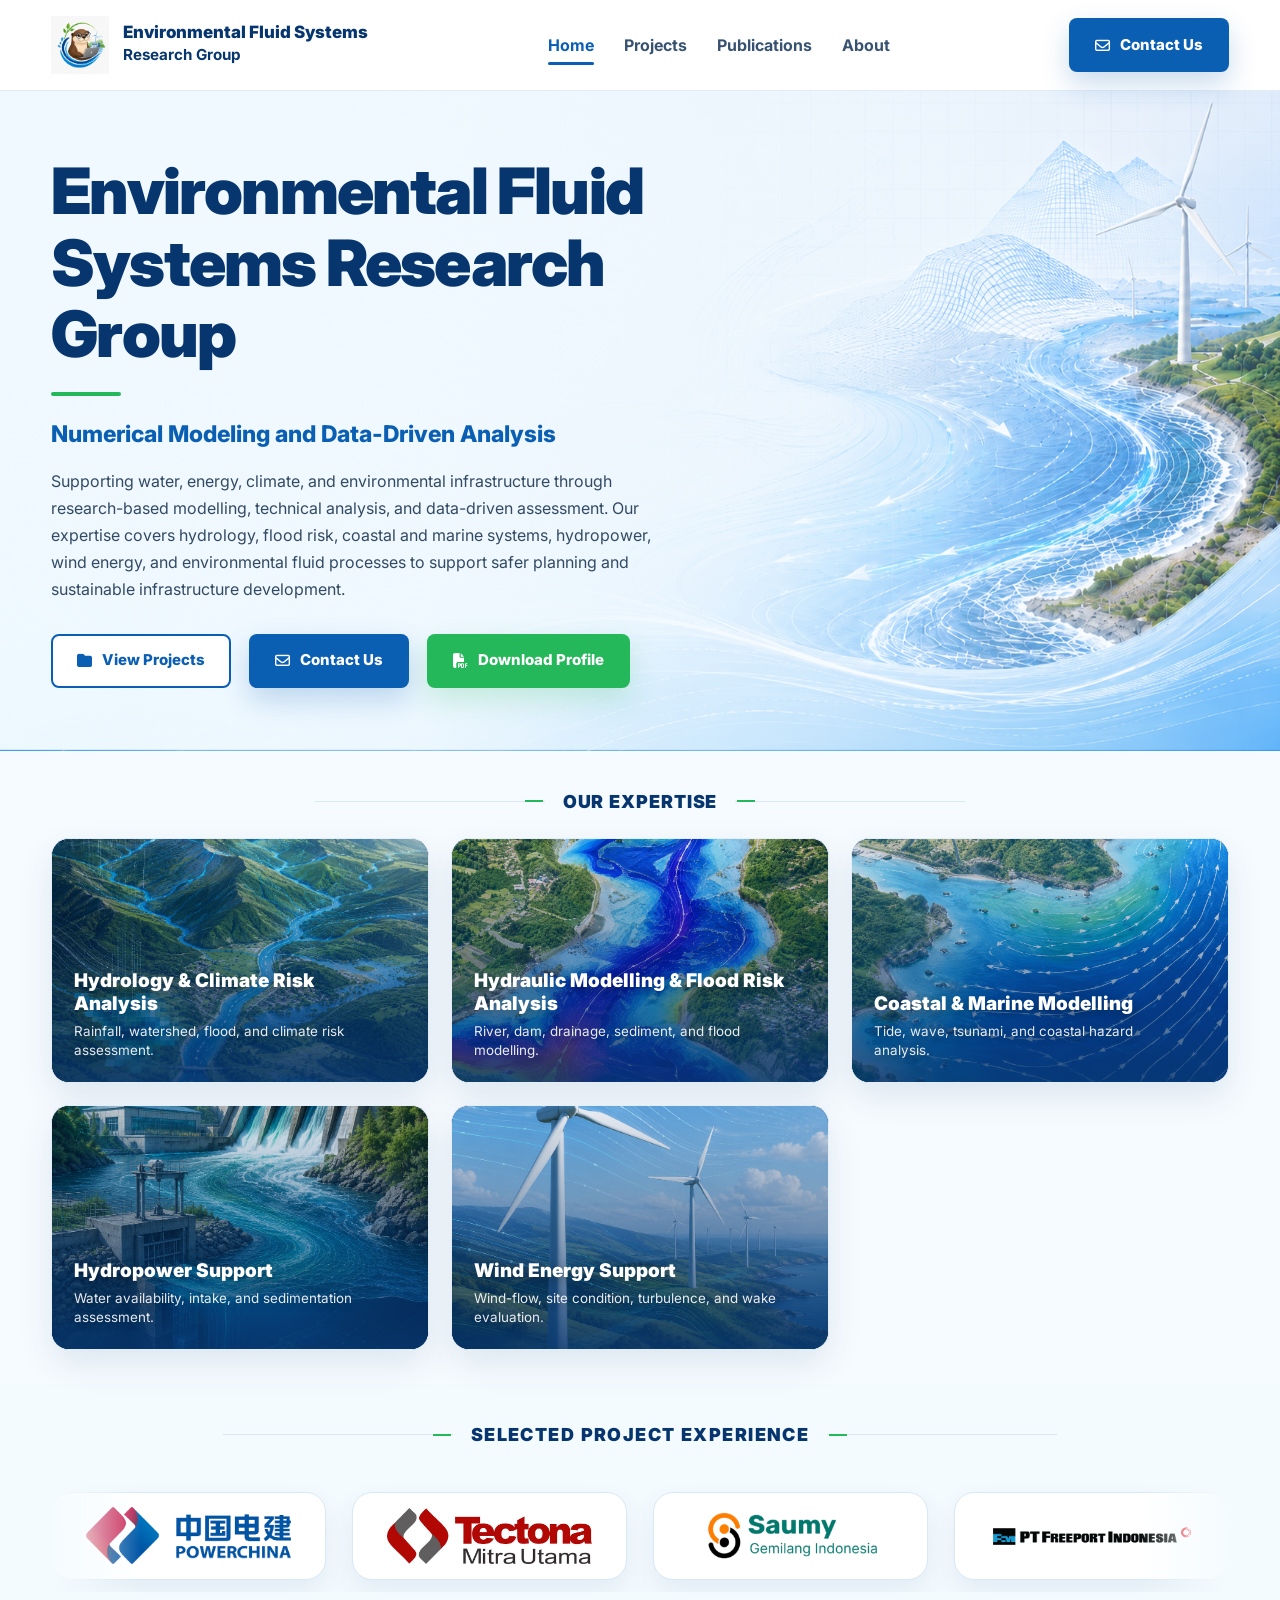
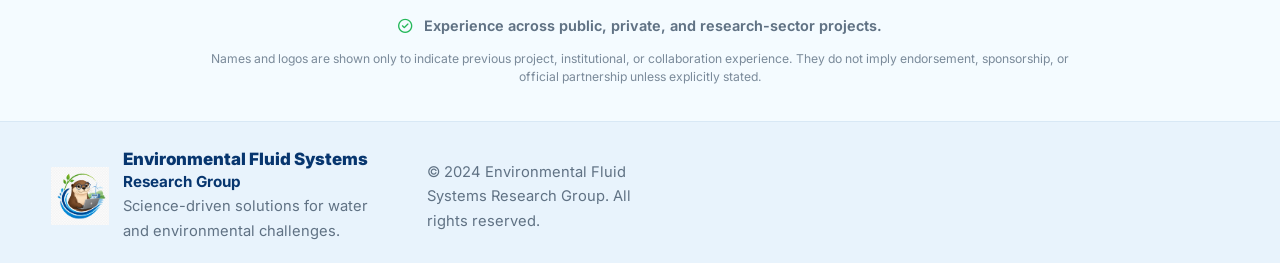
<file: index.html>
<!DOCTYPE html>
<html lang="en">
<head>
  <meta charset="UTF-8" />
  <meta name="viewport" content="width=device-width, initial-scale=1.0" />
  <title>Environmental Fluid Systems Research Group</title>

  <link rel="preconnect" href="https://fonts.googleapis.com">
  <link rel="preconnect" href="https://fonts.gstatic.com" crossorigin>
  <link href="https://fonts.googleapis.com/css2?family=Inter:wght@400;500;600;700;800;900&display=swap" rel="stylesheet">

  <link rel="stylesheet" href="https://cdnjs.cloudflare.com/ajax/libs/font-awesome/6.5.2/css/all.min.css">
  <link rel="stylesheet" href="style.css" />
</head>

<body>

<header class="site-header">
  <div class="container nav-wrap">

    <a class="brand" href="index.html">
      <img src="assets/ourlogo.png" alt="EFSRG logo">

      <div>
        <strong>Environmental Fluid Systems</strong>
        <span>Research Group</span>
      </div>
    </a>


    <nav class="nav">
      <ul>

        <li>
          <a
            class="active"
            href="index.html"
          >
            Home
          </a>
        </li>

        <li>
          <a href="projects.html">
            Projects
          </a>
        </li>

        <li>
          <a href="publications.html">
            Publications
          </a>
        </li>

        <li>
          <a href="about.html">
            About
          </a>
        </li>

      </ul>
    </nav>


    <!--
      HEADER CONTACT BUTTON

      header-cta tetap dipakai di sini.
      Jadi pada mobile tombol header ini boleh disembunyikan
      oleh media query di style.css.
    -->
    <a
      class="btn btn-primary header-cta"
      href="contact.html"
    >
      <i class="fa-regular fa-envelope"></i>
      Contact Us
    </a>


    <button
      class="menu-btn"
      type="button"
      aria-label="Open menu"
    >
      <i class="fa-solid fa-bars"></i>
    </button>

  </div>
</header>



<!-- =====================================================
     HERO
===================================================== -->

<section class="hero">

  <div class="container hero-content">

    <div class="hero-text">

      <h1>
        Environmental Fluid<br>
        Systems Research Group
      </h1>


      <div class="accent-line"></div>


      <h2>
        Numerical Modeling and Data-Driven Analysis
      </h2>


      <p>
        Supporting water, energy, climate, and environmental infrastructure
        through research-based modelling, technical analysis, and data-driven
        assessment. Our expertise covers hydrology, flood risk, coastal and
        marine systems, hydropower, wind energy, and environmental fluid
        processes to support safer planning and sustainable infrastructure
        development.
      </p>


      <div class="hero-actions">

        <!-- VIEW PROJECTS -->
        <a
          class="btn btn-outline"
          href="projects.html"
        >
          <i class="fa-solid fa-folder"></i>
          View Projects
        </a>


        <!--
          CONTACT US

          IMPORTANT:
          Tidak menggunakan class "header-cta".

          Dengan begitu tombol ini tetap muncul
          di desktop, tablet, dan HP.
        -->
        <a
          class="btn btn-primary"
          href="contact.html"
        >
          <i class="fa-regular fa-envelope"></i>
          Contact Us
        </a>


        <!-- DOWNLOAD PROFILE -->
        <a
          class="btn btn-green"
          href="assets/EFSRG Overview.pdf"
          target="_blank"
          rel="noopener"
        >
          <i class="fa-solid fa-file-pdf"></i>
          Download Profile
        </a>

      </div>

    </div>

  </div>

</section>



<!-- =====================================================
     OUR EXPERTISE
===================================================== -->

<section
  class="section"
  id="business-scope"
>

  <div class="container">

    <div class="section-title">
      <h2>Our Expertise</h2>
    </div>


    <div class="project-grid expertise-grid">


      <!-- HYDROLOGY -->

      <article
        class="card project-card scope-card expertise-card"
        onclick="openScopeModal(
          'business-scope/hydroclimate.html',
          'Hydrology & Climate Risk Analysis'
        )"
      >

        <img
          src="assets/project-hydroclimate.png"
          alt="Hydrology and climate risk analysis"
        >

        <div class="expertise-card-content">

          <h3>
            Hydrology &amp; Climate Risk Analysis
          </h3>

          <p>
            Rainfall, watershed, flood, and climate risk assessment.
          </p>

        </div>

      </article>



      <!-- HYDRAULIC / FLOOD -->

      <article
        class="card project-card scope-card expertise-card"
        onclick="openScopeModal(
          'business-scope/flood.html',
          'Hydraulic Modelling & Flood Risk Analysis'
        )"
      >

        <img
          src="assets/project-flood.png"
          alt="Hydraulic modelling and flood risk analysis"
        >

        <div class="expertise-card-content">

          <h3>
            Hydraulic Modelling &amp; Flood Risk Analysis
          </h3>

          <p>
            River, dam, drainage, sediment, and flood modelling.
          </p>

        </div>

      </article>



      <!-- COASTAL -->

      <article
        class="card project-card scope-card expertise-card"
        onclick="openScopeModal(
          'business-scope/coastal.html',
          'Coastal & Marine Modelling'
        )"
      >

        <img
          src="assets/project-coastal.png"
          alt="Coastal and marine modelling"
        >

        <div class="expertise-card-content">

          <h3>
            Coastal &amp; Marine Modelling
          </h3>

          <p>
            Tide, wave, tsunami, and coastal hazard analysis.
          </p>

        </div>

      </article>



      <!-- HYDROPOWER -->

      <article
        class="card project-card scope-card expertise-card"
        onclick="openScopeModal(
          'business-scope/hydropower.html',
          'Hydropower Support'
        )"
      >

        <img
          src="assets/hydropower.png"
          alt="Hydropower support"
        >

        <div class="expertise-card-content">

          <h3>
            Hydropower Support
          </h3>

          <p>
            Water availability, intake, and sedimentation assessment.
          </p>

        </div>

      </article>



      <!-- WIND ENERGY -->

      <article
        class="card project-card scope-card expertise-card"
        onclick="openScopeModal(
          'business-scope/wind-energy.html',
          'Wind Energy Support'
        )"
      >

        <img
          src="assets/windturbine.png"
          alt="Wind energy support"
        >

        <div class="expertise-card-content">

          <h3>
            Wind Energy Support
          </h3>

          <p>
            Wind-flow, site condition, turbulence, and wake evaluation.
          </p>

        </div>

      </article>

    </div>

  </div>

</section>



<!-- =====================================================
     SELECTED PROJECT EXPERIENCE
===================================================== -->

<section class="section section-soft collaboration-section">

  <div class="container">

    <div class="section-title">
      <h2>Selected Project Experience</h2>
    </div>


    <div class="logo-marquee">

      <div class="logo-track">


        <div class="logo-item">
          <img
            src="assets/hdec.png"
            alt="HDEC China"
          >
        </div>


        <div class="logo-item">
          <img
            src="assets/tectona.jpg"
            alt="PT Tectona Mitra Utama"
          >
        </div>


        <div class="logo-item">
          <img
            src="assets/saumy.png"
            alt="PT Saumy Gemilang Indonesia"
          >
        </div>


        <div class="logo-item">
          <img
            src="assets/freeport.png"
            alt="PT Freeport Indonesia"
          >
        </div>


        <div class="logo-item">
          <img
            src="assets/lapi.png"
            alt="PT LAPI ITB"
          >
        </div>


        <div class="logo-item">
          <img
            src="assets/jasatirta.png"
            alt="Perum Jasa Tirta II"
          >
        </div>


        <div class="logo-item">
          <img
            src="assets/ecoedu.png"
            alt="EcoEdu"
          >
        </div>


        <div class="logo-item">
          <img
            src="assets/amreta.png"
            alt="Government and Water Resources Agencies"
          >
        </div>



        <!--
          DUPLICATE SET

          Dipakai supaya marquee terlihat looping.
        -->

        <div class="logo-item">
          <img
            src="assets/hdec.png"
            alt="HDEC China"
          >
        </div>


        <div class="logo-item">
          <img
            src="assets/tectona.jpg"
            alt="PT Tectona Mitra Utama"
          >
        </div>


        <div class="logo-item">
          <img
            src="assets/saumy.png"
            alt="PT Saumy Gemilang Indonesia"
          >
        </div>


        <div class="logo-item">
          <img
            src="assets/freeport.png"
            alt="PT Freeport Indonesia"
          >
        </div>


        <div class="logo-item">
          <img
            src="assets/lapi.png"
            alt="PT LAPI ITB"
          >
        </div>


        <div class="logo-item">
          <img
            src="assets/jasatirta.png"
            alt="Perum Jasa Tirta II"
          >
        </div>


        <div class="logo-item">
          <img
            src="assets/ecoedu.png"
            alt="EcoEdu"
          >
        </div>


        <div class="logo-item">
          <img
            src="assets/amreta.png"
            alt="Government and Water Resources Agencies"
          >
        </div>


      </div>

    </div>


    <p class="commit">

      <i class="fa-regular fa-circle-check"></i>

      Experience across public, private, and research-sector projects.

    </p>


    <p class="logo-disclaimer">

      Names and logos are shown only to indicate previous project,
      institutional, or collaboration experience.

      They do not imply endorsement, sponsorship, or official partnership
      unless explicitly stated.

    </p>

  </div>

</section>



<!-- =====================================================
     FOOTER
===================================================== -->

<footer class="footer">

  <div class="container footer-grid">

    <div class="brand">

      <img
        src="assets/ourlogo.png"
        alt="EFSRG logo"
      >

      <div>

        <strong>
          Environmental Fluid Systems
        </strong>

        <span>
          Research Group
        </span>

        <p>
          Science-driven solutions for water and environmental challenges.
        </p>

      </div>

    </div>


    <!--
    <div>
      <h4>Contact</h4>

      <p>
        <i class="fa-regular fa-envelope"></i>
        info@efsrgroup.com
      </p>

      <p>
        <i class="fa-solid fa-location-dot"></i>
        Worldwide Collaboration
      </p>
    </div>


    <div>

      <h4>Follow</h4>

      <div class="socials">

        <a href="#">
          <i class="fa-brands fa-linkedin-in"></i>
        </a>

        <a href="#">
          <i class="fa-brands fa-github"></i>
        </a>

        <a href="#">
          <i class="fa-brands fa-researchgate"></i>
        </a>

      </div>

    </div>
    -->


    <p class="copyright">
      © 2024 Environmental Fluid Systems Research Group.
      All rights reserved.
    </p>

  </div>

</footer>



<!-- =====================================================
     BUSINESS SCOPE MODAL
===================================================== -->

<div
  class="scope-modal"
  id="scopeModal"
>

  <div
    class="scope-modal-overlay"
    onclick="closeScopeModal()"
  ></div>


  <div class="scope-modal-box">


    <div class="scope-modal-header">

      <div>

        <span class="scope-modal-label">
          Expertise Detail
        </span>

        <h2 id="scopeModalTitle">
          Scope Detail
        </h2>

      </div>


      <div class="scope-modal-actions">


        <button
          type="button"
          onclick="printScopeContent()"
          class="scope-print-btn"
        >
          <i class="fa-solid fa-print"></i>
          Print / Save PDF
        </button>


        <button
          type="button"
          onclick="closeScopeModal()"
          class="scope-close-btn"
          aria-label="Close modal"
        >
          <i class="fa-solid fa-xmark"></i>
        </button>


      </div>

    </div>


    <div class="scope-modal-content">

      <iframe
        id="scopeFrame"
        src=""
        title="Expertise detail"
      ></iframe>

    </div>

  </div>

</div>



<script src="script.js"></script>

</body>
</html>
</file>
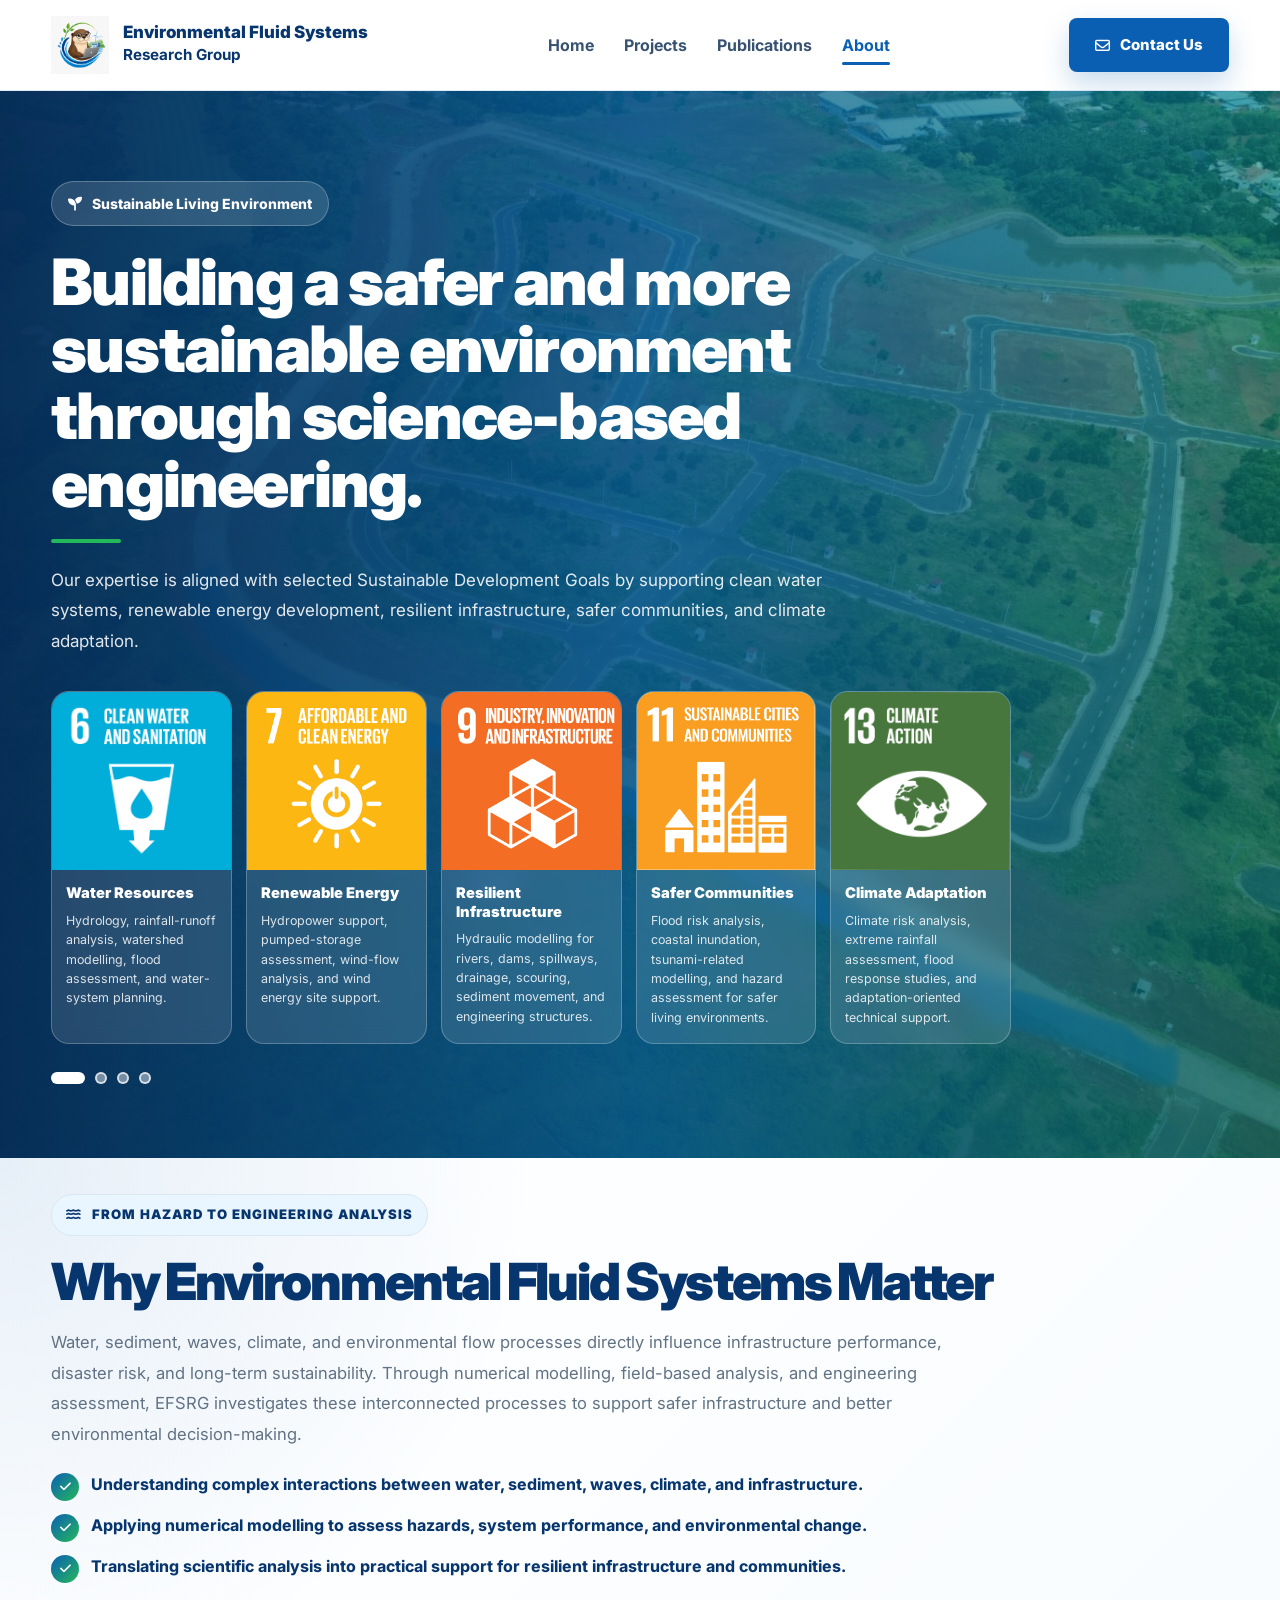
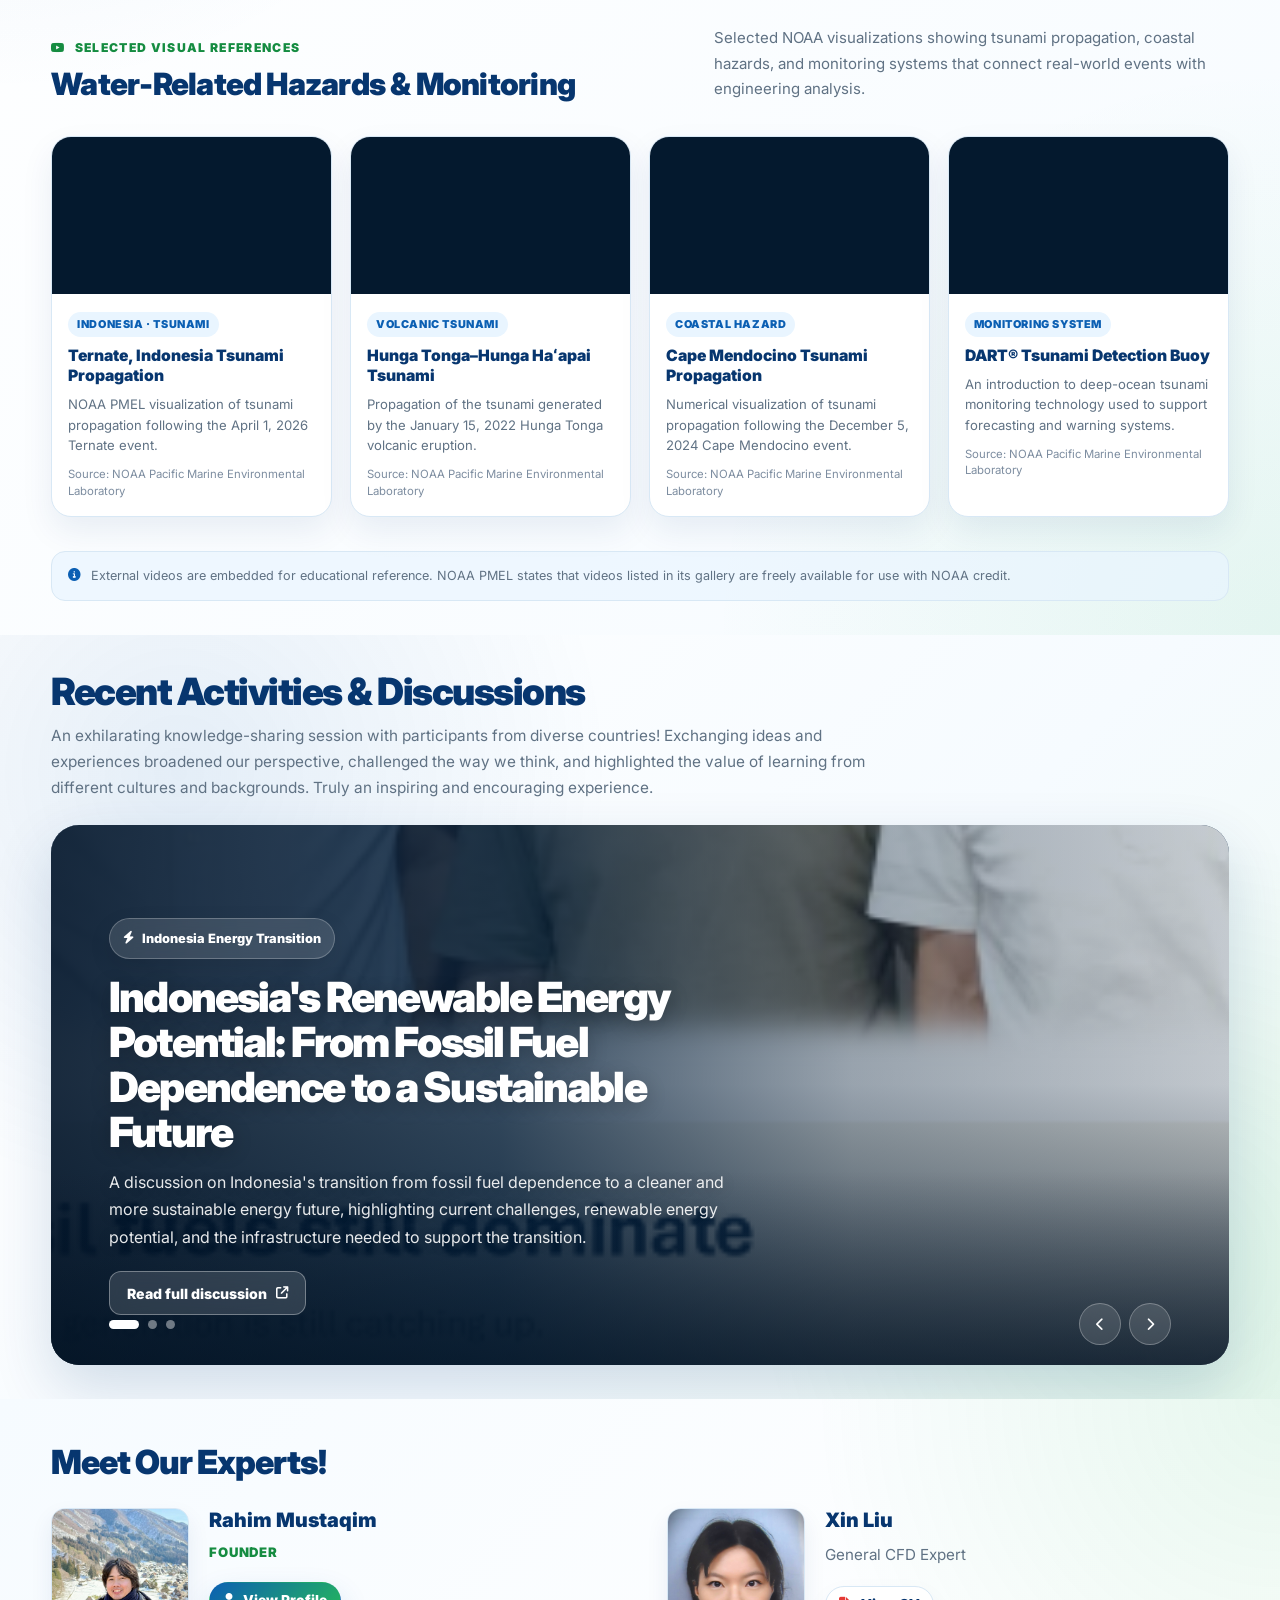
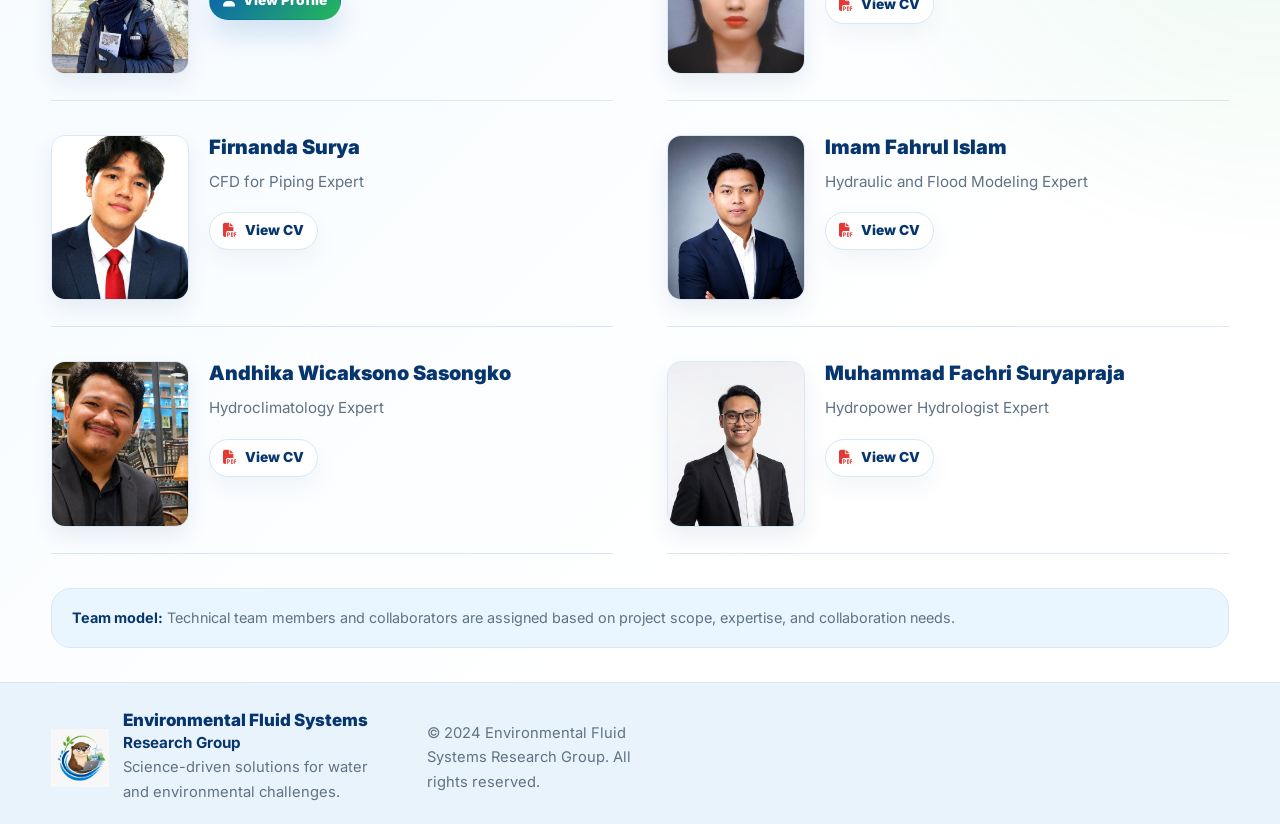
<file: about.html>
<!DOCTYPE html>

<html lang="en">
<head>
  <meta charset="UTF-8" />
  <meta name="viewport" content="width=device-width, initial-scale=1.0" />
  <title>About | Environmental Fluid Systems Research Group</title>

  <link rel="preconnect" href="https://fonts.googleapis.com">
  <link rel="preconnect" href="https://fonts.gstatic.com" crossorigin>
  <link href="https://fonts.googleapis.com/css2?family=Inter:wght@400;500;600;700;800;900&display=swap" rel="stylesheet">

  <link rel="stylesheet" href="https://cdnjs.cloudflare.com/ajax/libs/font-awesome/6.5.2/css/all.min.css">
  <link rel="stylesheet" href="style.css" />

  <style>
    .about-hero {
      position: relative;
      min-height: 74vh;
      display: flex;
      align-items: center;
      color: #fff;
      padding: 90px 0 74px;
      overflow: hidden;
      background: #052d58;
    }

    .about-hero-bg {
      position: absolute;
      inset: 0;
      z-index: 0;
    }

    .about-slide {
      position: absolute;
      inset: 0;
      opacity: 0;
      visibility: hidden;
      transition: opacity 0.8s ease, visibility 0.8s ease;
    }

    .about-slide.active {
      opacity: 1;
      visibility: visible;
    }

    .about-slide img {
      width: 100%;
      height: 100%;
      object-fit: cover;
    }

    .about-slide::after {
      content: "";
      position: absolute;
      inset: 0;
      background:
        linear-gradient(90deg, rgba(5, 45, 88, .96), rgba(5, 95, 150, .82), rgba(10, 145, 120, .50)),
        linear-gradient(180deg, rgba(5, 20, 38, .12), rgba(5, 20, 38, .62));
    }

    .about-hero-content {
      position: relative;
      z-index: 2;
      max-width: 980px;
    }

    .about-kicker {
      display: inline-flex;
      align-items: center;
      gap: 10px;
      padding: 10px 16px;
      border-radius: 999px;
      background: rgba(255, 255, 255, .14);
      border: 1px solid rgba(255, 255, 255, .25);
      color: #fff;
      font-size: 14px;
      font-weight: 800;
      margin-bottom: 22px;
      backdrop-filter: blur(10px);
    }

    .about-hero h1 {
      font-size: clamp(40px, 5vw, 66px);
      line-height: 1.05;
      letter-spacing: -1.8px;
      margin-bottom: 22px;
      font-weight: 900;
    }

    .about-hero h2 {
      font-size: clamp(20px, 2vw, 28px);
      line-height: 1.4;
      font-weight: 800;
      color: #dff8ff;
      margin-bottom: 20px;
      max-width: 860px;
    }

    .about-hero p {
      max-width: 800px;
      color: rgba(255, 255, 255, .88);
      font-size: 17px;
      line-height: 1.8;
      margin-bottom: 22px;
    }

    .sdg-scope-grid {
      display: grid;
      grid-template-columns: repeat(5, 1fr);
      gap: 14px;
      margin: 34px 0 26px;
      max-width: 960px;
    }

    .sdg-scope-card {
      background: rgba(255, 255, 255, .12);
      border: 1px solid rgba(255, 255, 255, .24);
      border-radius: 18px;
      overflow: hidden;
      backdrop-filter: blur(10px);
      transition: .25s ease;
    }

    .sdg-scope-card:hover {
      transform: translateY(-4px);
      background: rgba(255, 255, 255, .18);
      box-shadow: 0 18px 40px rgba(0, 0, 0, .18);
    }

    .sdg-logo {
      width: 100%;
      aspect-ratio: 1 / 1;
      background: #fff;
      display: block;
      object-fit: cover;
    }

    .sdg-fallback {
      width: 100%;
      aspect-ratio: 1 / 1;
      display: none;
      place-items: center;
      padding: 16px;
      color: #fff;
    }

    .sdg-fallback strong {
      display: block;
      font-size: 2.6rem;
      line-height: 1;
      font-weight: 900;
      margin-bottom: 8px;
    }

    .sdg-fallback span {
      display: block;
      font-size: .82rem;
      line-height: 1.18;
      text-transform: uppercase;
      font-weight: 900;
    }

    .sdg-6 {
      background: #26bde2;
    }

    .sdg-7 {
      background: #fcc30b;
    }

    .sdg-9 {
      background: #fd6925;
    }

    .sdg-11 {
      background: #fd9d24;
    }

    .sdg-13 {
      background: #3f7e44;
    }

    .sdg-scope-text {
      padding: 14px 14px 16px;
    }

    .sdg-scope-text h3 {
      color: #fff;
      font-size: .92rem;
      font-weight: 900;
      line-height: 1.25;
      margin-bottom: 8px;
    }

    .sdg-scope-text p {
      color: rgba(255, 255, 255, .84);
      font-size: .78rem;
      line-height: 1.55;
      margin: 0;
    }

    .sdg-note {
      max-width: 820px;
      color: rgba(255, 255, 255, .88);
      font-size: 1rem;
      line-height: 1.75;
      margin-bottom: 30px;
    }

    .about-slide-dots {
      display: flex;
      gap: 10px;
      margin-top: 28px;
    }

    .about-dot {
      width: 12px;
      height: 12px;
      border-radius: 999px;
      background: rgba(255, 255, 255, .44);
      border: 2px solid rgba(255, 255, 255, .72);
      cursor: pointer;
      transition: .25s ease;
    }

    .about-dot.active {
      width: 34px;
      background: #fff;
    }

    /* =========================
       HAZARD VIDEO GALLERY
    ========================= */

    .video-section {
      position: relative;
      overflow: hidden;
      background:
        radial-gradient(circle at top left, rgba(11, 95, 179, .10), transparent 32%),
        radial-gradient(circle at bottom right, rgba(37, 184, 90, .09), transparent 34%),
        linear-gradient(135deg, #ffffff 0%, #f6fbff 100%);
    }

    .video-showcase {
      display: grid;
      gap: 34px;
    }

    .video-kicker {
      display: inline-flex;
      align-items: center;
      gap: 10px;
      padding: 9px 14px;
      border-radius: 999px;
      color: var(--primary-dark);
      background: var(--primary-soft);
      border: 1px solid var(--line);
      font-size: .82rem;
      font-weight: 900;
      text-transform: uppercase;
      letter-spacing: .075em;
      margin-bottom: 18px;
    }

    .video-content h2 {
      color: var(--primary-dark);
      font-size: clamp(2rem, 4vw, 3.2rem);
      line-height: 1.08;
      letter-spacing: -0.045em;
      font-weight: 900;
      margin-bottom: 18px;
    }

    .video-content > p {
      color: var(--muted);
      font-size: 1.04rem;
      line-height: 1.85;
      margin-bottom: 22px;
      max-width: 920px;
    }

    .video-points {
      display: grid;
      gap: 12px;
      margin-top: 22px;
      max-width: 1040px;
    }

    .video-point {
      display: flex;
      gap: 12px;
      align-items: flex-start;
      color: var(--primary-dark);
      font-weight: 750;
      line-height: 1.55;
    }

    .video-point i {
      width: 28px;
      height: 28px;
      flex: 0 0 28px;
      display: inline-grid;
      place-items: center;
      border-radius: 999px;
      color: #fff;
      background: linear-gradient(135deg, var(--primary), var(--green));
      font-size: .78rem;
      margin-top: 1px;
    }

    .hazard-video-head {
      display: grid;
      grid-template-columns: minmax(0, 1.1fr) minmax(300px, .9fr);
      gap: 34px;
      align-items: end;
      padding-top: 8px;
    }

    .hazard-video-eyebrow {
      display: inline-flex;
      align-items: center;
      gap: 8px;
      margin-bottom: 8px;
      color: var(--green-dark);
      font-size: .76rem;
      font-weight: 900;
      text-transform: uppercase;
      letter-spacing: .11em;
    }

    .hazard-video-head h3 {
      margin: 0;
      color: var(--primary-dark);
      font-size: clamp(1.45rem, 2.4vw, 2rem);
      font-weight: 900;
      line-height: 1.15;
      letter-spacing: -.025em;
    }

    .hazard-video-head p {
      margin: 0;
      color: var(--muted);
      font-size: .94rem;
      line-height: 1.7;
    }

    .hazard-video-grid {
      display: grid;
      grid-template-columns: repeat(4, minmax(0, 1fr));
      gap: 18px;
    }

    .hazard-video-card {
      min-width: 0;
      overflow: hidden;
      border-radius: 20px;
      background: #fff;
      border: 1px solid var(--line);
      box-shadow: 0 14px 32px rgba(7, 54, 111, .08);
      transition: transform .25s ease, box-shadow .25s ease, border-color .25s ease;
    }

    .hazard-video-card:hover {
      transform: translateY(-4px);
      border-color: rgba(11, 95, 179, .28);
      box-shadow: 0 20px 42px rgba(7, 54, 111, .13);
    }

    .hazard-video-frame {
      position: relative;
      width: 100%;
      aspect-ratio: 16 / 9;
      overflow: hidden;
      background: #04192e;
    }

    .hazard-video-frame iframe {
      position: absolute;
      inset: 0;
      width: 100%;
      height: 100%;
      border: 0;
      display: block;
    }

    .hazard-video-body {
      padding: 15px 16px 17px;
    }

    .hazard-tag {
      display: inline-flex;
      align-items: center;
      min-height: 25px;
      padding: 5px 9px;
      margin-bottom: 9px;
      border-radius: 999px;
      background: var(--primary-soft);
      color: var(--primary);
      font-size: .68rem;
      font-weight: 900;
      line-height: 1;
      text-transform: uppercase;
      letter-spacing: .055em;
    }

    .hazard-video-body h4 {
      color: var(--primary-dark);
      font-size: .98rem;
      font-weight: 900;
      line-height: 1.3;
      margin-bottom: 8px;
    }

    .hazard-video-body p {
      color: var(--muted);
      font-size: .82rem;
      line-height: 1.55;
      margin: 0 0 11px;
    }

    .hazard-video-body small {
      display: block;
      color: #7d8da0;
      font-size: .71rem;
      line-height: 1.45;
    }

    .hazard-source-note {
      display: flex;
      gap: 10px;
      align-items: flex-start;
      padding: 14px 16px;
      border-radius: 14px;
      background: rgba(233, 245, 255, .68);
      border: 1px solid var(--line);
      color: var(--muted);
      font-size: .79rem;
      line-height: 1.55;
    }

    .hazard-source-note i {
      color: var(--primary);
      margin-top: 3px;
    }




    /* Activity and discussion modal styles are defined in style.css */

    .team-section {
      background:
        radial-gradient(circle at top right, rgba(37, 184, 90, 0.10), transparent 30%),
        linear-gradient(135deg, #f6fbff 0%, #ffffff 72%);
    }

    .team-people {
      display: grid;
      gap: 30px;
    }

    .team-subtitle {
      color: var(--primary-dark);
      font-size: clamp(1.5rem, 2.6vw, 2.15rem);
      font-weight: 900;
      letter-spacing: -0.03em;
      margin-bottom: 18px;
    }

    .profile-actions,
    .member-actions {
      display: flex;
      flex-wrap: wrap;
      gap: 10px;
      margin-top: 18px;
    }

    .profile-link,
    .member-link {
      display: inline-flex;
      align-items: center;
      justify-content: center;
      gap: 8px;
      min-height: 38px;
      padding: 9px 13px;
      border-radius: 999px;
      border: 1px solid var(--line);
      background: #fff;
      color: var(--primary-dark);
      font-size: .86rem;
      font-weight: 850;
      line-height: 1;
      transition: .22s ease;
      box-shadow: 0 10px 24px rgba(7, 54, 111, .05);
    }

    .profile-link {
      color: #fff;
      background: linear-gradient(135deg, var(--primary), var(--green));
      border-color: transparent;
      box-shadow: 0 14px 30px rgba(11, 95, 179, .18);
    }

    .profile-link:hover,
    .member-link:hover {
      transform: translateY(-2px);
      box-shadow: 0 16px 34px rgba(7, 54, 111, .13);
    }

    .member-link.scholar i {
      color: #4285f4;
    }

    .member-link.researchgate i {
      color: #00ccbb;
    }

    .member-link.cv i {
      color: #e53935;
    }

    .expert-team-list {
      display: grid;
      grid-template-columns: repeat(2, minmax(0, 1fr));
      column-gap: 54px;
      row-gap: 34px;
    }

    .expert-member {
      display: grid;
      grid-template-columns: 138px 1fr;
      gap: 20px;
      align-items: start;
      padding-bottom: 26px;
      border-bottom: 1px solid rgba(11, 95, 179, .14);
    }

    .member-photo {
      width: 138px;
      aspect-ratio: 4 / 4.8;
      border-radius: 14px;
      background: var(--primary-soft);
      overflow: hidden;
      border: 1px solid var(--line);
      box-shadow: 0 10px 22px rgba(7, 54, 111, .08);
    }

    .member-photo img {
      width: 100%;
      height: 100%;
      object-fit: cover;
    }

    .member-content h4 {
      color: var(--primary-dark);
      font-size: 1.24rem;
      font-weight: 900;
      margin-bottom: 8px;
      line-height: 1.3;
    }

    .member-position {
      color: var(--green-dark);
      font-size: .82rem;
      font-weight: 900;
      text-transform: uppercase;
      letter-spacing: .06em;
      margin-bottom: 9px;
    }

    .member-content p {
      color: var(--muted);
      line-height: 1.68;
      font-size: .95rem;
      margin-bottom: 0;
    }

    .team-note {
      margin-top: 4px;
      padding: 18px 20px;
      border-radius: 20px;
      background: var(--primary-soft);
      border: 1px solid var(--line);
      color: var(--muted);
      line-height: 1.55;
      font-size: .9rem;
    }

    .team-note strong {
      color: var(--primary-dark);
    }

    @media (max-width: 1100px) {
      .sdg-scope-grid {
        grid-template-columns: repeat(3, 1fr);
        max-width: 760px;
      }
    }

    @media (max-width: 980px) {

      .video-showcase {
        gap: 30px;
      }

      .video-grid {
        grid-template-columns: 1fr;
      }

      .video-content p {
        max-width: none;
      }

      .about-hero {
        min-height: auto;
        padding: 74px 0 56px;
      }

      .expert-team-list {
        grid-template-columns: 1fr;
      }
    }

    @media (max-width: 700px) {
      .sdg-scope-grid {
        grid-template-columns: repeat(2, 1fr);
      }

    }

    @media (max-width: 640px) {
      .expert-team-list {
        grid-template-columns: 1fr;
      }
    }

    @media (max-width: 560px) {

      .youtube-card {
        border-radius: 24px;
        padding: 10px;
      }

      .youtube-frame {
        border-radius: 18px;
      }

      .video-caption {
        align-items: flex-start;
        padding: 14px 4px 2px;
      }

      .about-hero h1 {
        font-size: 2.35rem;
      }

      .sdg-scope-grid {
        grid-template-columns: 1fr;
      }

      .sdg-scope-card {
        display: grid;
        grid-template-columns: 96px 1fr;
        align-items: stretch;
      }

      .sdg-logo,
      .sdg-fallback {
        height: 100%;
        aspect-ratio: 1 / 1;
      }

      .sdg-fallback {
        padding: 10px;
      }

      .sdg-fallback strong {
        font-size: 1.8rem;
      }

      .sdg-fallback span {
        font-size: .58rem;
      }

      .founder-profile {
        padding: 22px;
        border-radius: 24px;
      }

      .expert-member-card {
        grid-template-columns: 1fr;
      }

      .member-photo {
        width: 100%;
        max-width: 180px;
      }

      .founder-message {
        padding: 24px 22px;
        font-size: 1rem;
      }
    }


    @media (max-width: 1050px) {
      .hazard-video-grid {
        grid-template-columns: repeat(2, minmax(0, 1fr));
      }
    }

    @media (max-width: 760px) {
      .hazard-video-head {
        grid-template-columns: 1fr;
        gap: 10px;
      }
    }

    @media (max-width: 580px) {
      .hazard-video-grid {
        grid-template-columns: 1fr;
      }

      .hazard-video-card {
        border-radius: 18px;
      }

      .hazard-video-body {
        padding: 14px;
      }
    }

  </style>

</head>

<body>

<header class="site-header">
  <div class="container nav-wrap">
    <a class="brand" href="index.html">
      <img src="assets/ourlogo.png" alt="EFSRG logo">
      <div>
        <strong>Environmental Fluid Systems</strong>
        <span>Research Group</span>
      </div>
    </a>

<nav class="nav">
  <ul>
    <li><a href="index.html">Home</a></li>
    <li><a href="projects.html">Projects</a></li>
    <li><a href="publications.html">Publications</a></li>
    <li><a class="active" href="about.html">About</a></li>
  </ul>
</nav>

<a class="btn btn-primary header-cta" href="contact.html">
  <i class="fa-regular fa-envelope"></i> Contact Us
</a>

<button class="menu-btn" aria-label="Open menu">
  <i class="fa-solid fa-bars"></i>
</button>

  </div>
</header>

<section class="about-hero">
  <div class="about-hero-bg">
    <div class="about-slide active">
      <img src="assets/activity1.jpeg" alt="Drainage Channel Design for Golf Residence">
    </div>

<div class="about-slide">
  <img src="assets/activity2.jpeg" alt="Fun Games During Summer Break">
</div>

<div class="about-slide">
  <img src="assets/activity3.jpeg" alt="Sharing Knowledge">
</div>

<div class="about-slide">
  <img src="assets/activity4.jpeg" alt="Soccer Activity">
</div>

  </div>

  <div class="container">
    <div class="about-hero-content">
      <div class="about-kicker">
        <i class="fa-solid fa-seedling"></i>
        Sustainable Living Environment
      </div>

  <h1>Building a safer and more sustainable environment through science-based engineering.</h1>

  <div class="accent-line"></div>

  <p>
    Our expertise is aligned with selected Sustainable Development Goals by supporting
    clean water systems, renewable energy development, resilient infrastructure,
    safer communities, and climate adaptation.
  </p>

  <div class="sdg-scope-grid">

    <article class="sdg-scope-card">
      <img class="sdg-logo" src="assets/sdg-6.png" alt="SDG 6 Clean Water and Sanitation" onerror="this.style.display='none'; this.nextElementSibling.style.display='grid';">
      <div class="sdg-fallback sdg-6">
        <div>
          <strong>6</strong>
          <span>Clean Water<br>and Sanitation</span>
        </div>
      </div>
      <div class="sdg-scope-text">
        <h3>Water Resources</h3>
        <p>Hydrology, rainfall-runoff analysis, watershed modelling, flood assessment, and water-system planning.</p>
      </div>
    </article>

    <article class="sdg-scope-card">
      <img class="sdg-logo" src="assets/sdg-7.png" alt="SDG 7 Affordable and Clean Energy" onerror="this.style.display='none'; this.nextElementSibling.style.display='grid';">
      <div class="sdg-fallback sdg-7">
        <div>
          <strong>7</strong>
          <span>Affordable and<br>Clean Energy</span>
        </div>
      </div>
      <div class="sdg-scope-text">
        <h3>Renewable Energy</h3>
        <p>Hydropower support, pumped-storage assessment, wind-flow analysis, and wind energy site support.</p>
      </div>
    </article>

    <article class="sdg-scope-card">
      <img class="sdg-logo" src="assets/sdg-9.png" alt="SDG 9 Industry, Innovation and Infrastructure" onerror="this.style.display='none'; this.nextElementSibling.style.display='grid';">
      <div class="sdg-fallback sdg-9">
        <div>
          <strong>9</strong>
          <span>Industry, Innovation<br>and Infrastructure</span>
        </div>
      </div>
      <div class="sdg-scope-text">
        <h3>Resilient Infrastructure</h3>
        <p>Hydraulic modelling for rivers, dams, spillways, drainage, scouring, sediment movement, and engineering structures.</p>
      </div>
    </article>

    <article class="sdg-scope-card">
      <img class="sdg-logo" src="assets/sdg-11.png" alt="SDG 11 Sustainable Cities and Communities" onerror="this.style.display='none'; this.nextElementSibling.style.display='grid';">
      <div class="sdg-fallback sdg-11">
        <div>
          <strong>11</strong>
          <span>Sustainable Cities<br>and Communities</span>
        </div>
      </div>
      <div class="sdg-scope-text">
        <h3>Safer Communities</h3>
        <p>Flood risk analysis, coastal inundation, tsunami-related modelling, and hazard assessment for safer living environments.</p>
      </div>
    </article>

    <article class="sdg-scope-card">
      <img class="sdg-logo" src="assets/sdg-13.png" alt="SDG 13 Climate Action" onerror="this.style.display='none'; this.nextElementSibling.style.display='grid';">
      <div class="sdg-fallback sdg-13">
        <div>
          <strong>13</strong>
          <span>Climate<br>Action</span>
        </div>
      </div>
      <div class="sdg-scope-text">
        <h3>Climate Adaptation</h3>
        <p>Climate risk analysis, extreme rainfall assessment, flood response studies, and adaptation-oriented technical support.</p>
      </div>
    </article>

  </div>


  <div class="about-slide-dots">
    <span class="about-dot active" onclick="goToAboutSlide(0)"></span>
    <span class="about-dot" onclick="goToAboutSlide(1)"></span>
    <span class="about-dot" onclick="goToAboutSlide(2)"></span>
    <span class="about-dot" onclick="goToAboutSlide(3)"></span>
  </div>
</div>

  </div>
</section>


<section class="section video-section">
  <div class="container">
    <div class="video-showcase">

      <div class="video-content">
        <div class="video-kicker">
          <i class="fa-solid fa-water"></i>
          From Hazard to Engineering Analysis
        </div>

        <h2>Why Environmental Fluid Systems Matter</h2>

        <p>
          Water, sediment, waves, climate, and environmental flow processes directly influence
          infrastructure performance, disaster risk, and long-term sustainability. Through
          numerical modelling, field-based analysis, and engineering assessment, EFSRG investigates
          these interconnected processes to support safer infrastructure and better environmental
          decision-making.
        </p>

        <div class="video-points">
          <div class="video-point">
            <i class="fa-solid fa-check"></i>
            <span>Understanding complex interactions between water, sediment, waves, climate, and infrastructure.</span>
          </div>

          <div class="video-point">
            <i class="fa-solid fa-check"></i>
            <span>Applying numerical modelling to assess hazards, system performance, and environmental change.</span>
          </div>

          <div class="video-point">
            <i class="fa-solid fa-check"></i>
            <span>Translating scientific analysis into practical support for resilient infrastructure and communities.</span>
          </div>
        </div>
      </div>

      <div class="hazard-video-head">
        <div>
          <span class="hazard-video-eyebrow">
            <i class="fa-brands fa-youtube"></i>
            Selected Visual References
          </span>
          <h3>Water-Related Hazards &amp; Monitoring</h3>
        </div>

        <p>
          Selected NOAA visualizations showing tsunami propagation, coastal hazards,
          and monitoring systems that connect real-world events with engineering analysis.
        </p>
      </div>

      <div class="hazard-video-grid">

        <article class="hazard-video-card">
          <div class="hazard-video-frame">
            <iframe
              src="https://www.youtube.com/embed/OX2z_Q7dKfs"
              title="Ternate Indonesia Tsunami Propagation April 1 2026"
              loading="lazy"
              allow="accelerometer; autoplay; clipboard-write; encrypted-media; gyroscope; picture-in-picture; web-share"
              referrerpolicy="strict-origin-when-cross-origin"
              allowfullscreen>
            </iframe>
          </div>

          <div class="hazard-video-body">
            <span class="hazard-tag">Indonesia · Tsunami</span>
            <h4>Ternate, Indonesia Tsunami Propagation</h4>
            <p>
              NOAA PMEL visualization of tsunami propagation following the April 1, 2026 Ternate event.
            </p>
            <small>Source: NOAA Pacific Marine Environmental Laboratory</small>
          </div>
        </article>

        <article class="hazard-video-card">
          <div class="hazard-video-frame">
            <iframe
              src="https://www.youtube.com/embed/_fvqWqfrXXM"
              title="Hunga Tonga Hunga Haapai Volcano Generated Tsunami Propagation"
              loading="lazy"
              allow="accelerometer; autoplay; clipboard-write; encrypted-media; gyroscope; picture-in-picture; web-share"
              referrerpolicy="strict-origin-when-cross-origin"
              allowfullscreen>
            </iframe>
          </div>

          <div class="hazard-video-body">
            <span class="hazard-tag">Volcanic Tsunami</span>
            <h4>Hunga Tonga–Hunga Haʻapai Tsunami</h4>
            <p>
              Propagation of the tsunami generated by the January 15, 2022 Hunga Tonga volcanic eruption.
            </p>
            <small>Source: NOAA Pacific Marine Environmental Laboratory</small>
          </div>
        </article>

        <article class="hazard-video-card">
          <div class="hazard-video-frame">
            <iframe
              src="https://www.youtube.com/embed/vrfAtuC29Ow"
              title="Cape Mendocino California Tsunami Propagation December 5 2024"
              loading="lazy"
              allow="accelerometer; autoplay; clipboard-write; encrypted-media; gyroscope; picture-in-picture; web-share"
              referrerpolicy="strict-origin-when-cross-origin"
              allowfullscreen>
            </iframe>
          </div>

          <div class="hazard-video-body">
            <span class="hazard-tag">Coastal Hazard</span>
            <h4>Cape Mendocino Tsunami Propagation</h4>
            <p>
              Numerical visualization of tsunami propagation following the December 5, 2024 Cape Mendocino event.
            </p>
            <small>Source: NOAA Pacific Marine Environmental Laboratory</small>
          </div>
        </article>

        <article class="hazard-video-card">
          <div class="hazard-video-frame">
            <iframe
              src="https://www.youtube.com/embed/2mKbFORiDzg"
              title="DART Tsunami Detection Buoy"
              loading="lazy"
              allow="accelerometer; autoplay; clipboard-write; encrypted-media; gyroscope; picture-in-picture; web-share"
              referrerpolicy="strict-origin-when-cross-origin"
              allowfullscreen>
            </iframe>
          </div>

          <div class="hazard-video-body">
            <span class="hazard-tag">Monitoring System</span>
            <h4>DART® Tsunami Detection Buoy</h4>
            <p>
              An introduction to deep-ocean tsunami monitoring technology used to support forecasting and warning systems.
            </p>
            <small>Source: NOAA Pacific Marine Environmental Laboratory</small>
          </div>
        </article>

      </div>

      <div class="hazard-source-note">
        <i class="fa-solid fa-circle-info"></i>
        <span>
          External videos are embedded for educational reference. NOAA PMEL states that videos listed in its gallery are freely available for use with NOAA credit.
        </span>
      </div>

    </div>
  </div>
</section>


<section class="section activity-section">
  <div class="container">
    <div class="activity-header">
      <h2>Recent Activities &amp; Discussions</h2>
      <p>
        An exhilarating knowledge-sharing session with participants from diverse countries!
        Exchanging ideas and experiences broadened our perspective, challenged the way we think,
        and highlighted the value of learning from different cultures and backgrounds.
        Truly an inspiring and encouraging experience.
      </p>
    </div>

    <article class="activity-slider" id="activitySlider">
      <div class="activity-slider-bg">
        <img
          id="activityImage"
          src="assets/Discussion1.png"
          alt="Indonesia Energy Transition"
        >
      </div>

      <!-- Used only by the YouTube slide -->
      <div class="activity-youtube-panel" id="activityYoutubePanel" aria-hidden="true">
        <div class="activity-youtube-frame">
          <iframe
            id="activityYoutubeFrame"
            src=""
            title="Tsunami-Induced Wave Pressure and Force"
            loading="lazy"
            allow="accelerometer; autoplay; clipboard-write; encrypted-media; gyroscope; picture-in-picture; web-share"
            referrerpolicy="strict-origin-when-cross-origin"
            allowfullscreen
          ></iframe>
        </div>
      </div>

      <div class="activity-slider-content">
        <div class="activity-meta">
          <span id="activityTopic">
            <i class="fa-solid fa-bolt"></i>
            Indonesia Energy Transition
          </span>
        </div>

        <h3 id="activityTitle">
          Indonesia's Renewable Energy Potential: From Fossil Fuel Dependence to a Sustainable Future
        </h3>

        <p class="activity-summary" id="activitySummary">
          A discussion on Indonesia's transition from fossil fuel dependence to a cleaner and
          more sustainable energy future, highlighting current challenges, renewable energy
          potential, and the infrastructure needed to support the transition.
        </p>

        <button
          class="activity-read-more"
          id="activityReadMore"
          type="button"
          onclick="handleActivityButton()"
        >
          Read full discussion
          <i class="fa-solid fa-arrow-up-right-from-square"></i>
        </button>
      </div>

      <div class="activity-controls">
        <div
          class="activity-dots"
          id="activityDots"
          aria-label="Activity slider navigation"
        ></div>

        <div class="activity-arrows">
          <button
            class="activity-arrow"
            type="button"
            onclick="previousActivity()"
            aria-label="Previous activity"
          >
            <i class="fa-solid fa-chevron-left"></i>
          </button>

          <button
            class="activity-arrow"
            type="button"
            onclick="nextActivity()"
            aria-label="Next activity"
          >
            <i class="fa-solid fa-chevron-right"></i>
          </button>
        </div>
      </div>
    </article>
  </div>
</section>


<!-- Full activity / discussion popup -->
<div
  class="activity-modal"
  id="activityModal"
  aria-hidden="true"
>
  <div
    class="activity-modal-backdrop"
    onclick="closeActivityModal()"
  ></div>

  <div
    class="activity-modal-box"
    role="dialog"
    aria-modal="true"
    aria-labelledby="activityModalTitle"
  >
    <button
      class="activity-modal-close"
      type="button"
      onclick="closeActivityModal()"
      aria-label="Close activity details"
    >
      <i class="fa-solid fa-xmark"></i>
    </button>

    <div class="activity-modal-meta" id="activityModalTopic">
      <i class="fa-solid fa-bolt"></i>
      Indonesia Energy Transition
    </div>

    <h3 id="activityModalTitle">
      Indonesia's Renewable Energy Potential: From Fossil Fuel Dependence to a Sustainable Future
    </h3>

    <div
      class="activity-modal-summary"
      id="activityModalSummary"
    ></div>

    <ul
      class="activity-modal-points"
      id="activityModalPoints"
    ></ul>

    <div
      class="activity-modal-content"
      id="activityModalContent"
    ></div>
  </div>
</div>


<section class="section team-section">
  <div class="container">

    <div class="team-people">
      <div class="technical-team-wrap">
        <h3 class="team-subtitle">Meet Our Experts!</h3>

        <div class="expert-team-list">
          <article class="expert-member">
            <div class="member-photo">
              <img src="assets/rahim.jpeg" alt="Rahim Mustaqim">
            </div>

            <div class="member-content">
              <h4>Rahim Mustaqim</h4>
              <div class="member-position">Founder</div>

              <div class="member-actions">
                <a class="profile-link" href="profile.html">
                  <i class="fa-solid fa-user"></i>
                  View Profile
                </a>
              </div>
            </div>
          </article>

          <article class="expert-member">
            <div class="member-photo">
              <img src="assets/XinLiu.jpeg" alt="Xin Liu">
            </div>

            <div class="member-content">
              <h4>Xin Liu</h4>
              <p>General CFD Expert</p>

              <div class="member-actions">
                <a class="member-link cv" href="assets/CVLiu.pdf" target="_blank" rel="noopener">
                  <i class="fa-solid fa-file-pdf"></i>
                  View CV
                </a>
              </div>
            <!--
<div class="member-actions">
  <a class="member-link scholar" href="https://scholar.google.com/scholar?q=Xin+Liu+CFD+Modeler+and+Wind+System+Analysis" target="_blank" rel="noopener">
    <i class="fa-brands fa-google"></i>
    Google Scholar
  </a>
  <a class="member-link researchgate" href="https://www.researchgate.net/search/researcher?q=Xin+Liu+CFD+Modeler+and+Wind+System+Analysis" target="_blank" rel="noopener">
    <i class="fa-brands fa-researchgate"></i>
    ResearchGate
  </a>
</div>
-->
            </div>
          </article>

          <article class="expert-member">
            <div class="member-photo">
              <img src="assets/Firnanda.jpeg" alt="Firnanda Surya">
            </div>
            <div class="member-content">
              <h4>Firnanda Surya</h4>
              <p>CFD for Piping Expert</p>

              <div class="member-actions">
                <a class="member-link cv" href="assets/CVFirnanda.pdf" target="_blank" rel="noopener">
                  <i class="fa-solid fa-file-pdf"></i>
                  View CV
                </a>
              </div>
            </div>
          </article>
            
          <article class="expert-member">
            <div class="member-photo">
              <img src="assets/Imam.jpeg" alt="Imam Fahrul Islam">
            </div>

            <div class="member-content">
              <h4>Imam Fahrul Islam</h4>
              <p>Hydraulic and Flood Modeling Expert</p>
              <div class="member-actions">
                <a class="member-link cv" href="assets/CVImam.pdf" target="_blank" rel="noopener">
                  <i class="fa-solid fa-file-pdf"></i>
                  View CV
                </a>
              </div>
            </div>

            
          </article>

          <article class="expert-member">
            <div class="member-photo">
              <img src="assets/Andhika.png" alt="Andhika Wicaksono Sasongko">
            </div>

            <div class="member-content">
              <h4>Andhika Wicaksono Sasongko</h4>
              <p>Hydroclimatology Expert</p>
              <div class="member-actions">
                <a class="member-link cv" href="assets/CVAndhika.pdf" target="_blank" rel="noopener">
                  <i class="fa-solid fa-file-pdf"></i>
                  View CV
                </a>
              </div>
            </div>
          </article>

          <article class="expert-member">
            <div class="member-photo">
              <img src="assets/fai.jpeg" alt="Fai Surya Praja">
            </div>

            <div class="member-content">
              <h4>Muhammad Fachri Suryapraja</h4>
              <p>Hydropower Hydrologist Expert</p>
              <div class="member-actions">
                <a class="member-link cv" href="assets/CVfai.pdf" target="_blank" rel="noopener">
                  <i class="fa-solid fa-file-pdf"></i>
                  View CV
                </a>
              </div>
            </div>
          </article>

          
        </div>
      </div>

      <div class="team-note">
        <strong>Team model:</strong>
        Technical team members and collaborators are assigned based on project scope,
        expertise, and collaboration needs.
      </div>
    </div>
  </div>
</section>

<footer class="footer">
  <div class="container footer-grid">
    <div class="brand">
      <img src="assets/ourlogo.png" alt="EFSRG logo">
      <div>
        <strong>Environmental Fluid Systems</strong>
        <span>Research Group</span>
        <p>Science-driven solutions for water and environmental challenges.</p>
      </div>
    </div>

<p class="copyright">
  © 2024 Environmental Fluid Systems Research Group. All rights reserved.
</p>

  </div>
</footer>

<script src="script.js"></script>

<script>
/* =========================================================
   EXTRA ACTIVITY SLIDE — inserted AFTER Liu's YouTube slide
   Everything is handled here so script.js does not need editing.
   ========================================================= */
(function () {
  const LIU_TITLE = 'Tsunami-Induced Wave Pressure and Force';
  const NEW_VIDEO_URL = 'https://www.youtube.com/watch?v=zW5q_-NVnVU&list=LL&index=30&t=89s';
  const NEW_EMBED_URL = 'https://www.youtube.com/embed/zW5q_-NVnVU?start=89&rel=0';

  let customActivityActive = false;
  let liuSnapshot = null;

  function getActivityElements() {
    return {
      image: document.getElementById('activityImage'),
      youtubePanel: document.getElementById('activityYoutubePanel'),
      youtubeFrame: document.getElementById('activityYoutubeFrame'),
      topic: document.getElementById('activityTopic'),
      title: document.getElementById('activityTitle'),
      summary: document.getElementById('activitySummary'),
      button: document.getElementById('activityReadMore')
    };
  }

  function isLiuSlide() {
    const el = document.getElementById('activityTitle');
    return el && el.textContent.trim() === LIU_TITLE;
  }

  function saveLiuSnapshot() {
    const el = getActivityElements();
    if (!el.title || !isLiuSlide()) return false;

    liuSnapshot = {
      imageSrc: el.image ? el.image.getAttribute('src') : '',
      imageAlt: el.image ? el.image.getAttribute('alt') : '',
      imageStyle: el.image ? el.image.getAttribute('style') : null,
      youtubePanelClass: el.youtubePanel ? el.youtubePanel.className : '',
      youtubePanelStyle: el.youtubePanel ? el.youtubePanel.getAttribute('style') : null,
      youtubePanelAria: el.youtubePanel ? el.youtubePanel.getAttribute('aria-hidden') : null,
      frameSrc: el.youtubeFrame ? el.youtubeFrame.getAttribute('src') : '',
      frameTitle: el.youtubeFrame ? el.youtubeFrame.getAttribute('title') : '',
      topicHTML: el.topic ? el.topic.innerHTML : '',
      titleHTML: el.title ? el.title.innerHTML : '',
      summaryHTML: el.summary ? el.summary.innerHTML : '',
      buttonHTML: el.button ? el.button.innerHTML : ''
    };
    return true;
  }

  function showNewScholarshipVideo() {
    const el = getActivityElements();
    if (!el.youtubePanel || !el.youtubeFrame || !el.title) return;

    if (!liuSnapshot) saveLiuSnapshot();

    // Keep the exact visual state used by Liu's YouTube slide.
    if (liuSnapshot) {
      el.youtubePanel.className = liuSnapshot.youtubePanelClass;
      if (liuSnapshot.youtubePanelStyle === null) {
        el.youtubePanel.removeAttribute('style');
      } else {
        el.youtubePanel.setAttribute('style', liuSnapshot.youtubePanelStyle);
      }
      if (liuSnapshot.youtubePanelAria === null) {
        el.youtubePanel.removeAttribute('aria-hidden');
      } else {
        el.youtubePanel.setAttribute('aria-hidden', liuSnapshot.youtubePanelAria);
      }
      if (el.image) {
        if (liuSnapshot.imageStyle === null) el.image.removeAttribute('style');
        else el.image.setAttribute('style', liuSnapshot.imageStyle);
      }
    }

    el.youtubeFrame.src = NEW_EMBED_URL;
    el.youtubeFrame.title = 'Kuliah S1, S2, S3 Full Beasiswa: Rahasianya Apa?';

    el.topic.innerHTML = '<i class="fa-brands fa-youtube"></i> YouTube Conversation';
    el.title.textContent = 'Kuliah S1, S2, S3 Full Beasiswa: Rahasianya Apa?';
    el.summary.textContent = "A conversation on pursuing undergraduate, master's, and doctoral education through scholarships, sharing academic experiences, preparation, and perspectives on continuing higher education and building an international academic journey.";
    el.button.innerHTML = 'Watch on YouTube <i class="fa-solid fa-arrow-up-right-from-square"></i>';

    customActivityActive = true;
  }

  function restoreLiuSlide() {
    if (!liuSnapshot) return;
    const el = getActivityElements();

    if (el.image) {
      el.image.setAttribute('src', liuSnapshot.imageSrc || '');
      el.image.setAttribute('alt', liuSnapshot.imageAlt || '');
      if (liuSnapshot.imageStyle === null) el.image.removeAttribute('style');
      else el.image.setAttribute('style', liuSnapshot.imageStyle);
    }

    if (el.youtubePanel) {
      el.youtubePanel.className = liuSnapshot.youtubePanelClass;
      if (liuSnapshot.youtubePanelStyle === null) el.youtubePanel.removeAttribute('style');
      else el.youtubePanel.setAttribute('style', liuSnapshot.youtubePanelStyle);
      if (liuSnapshot.youtubePanelAria === null) el.youtubePanel.removeAttribute('aria-hidden');
      else el.youtubePanel.setAttribute('aria-hidden', liuSnapshot.youtubePanelAria);
    }

    if (el.youtubeFrame) {
      el.youtubeFrame.src = liuSnapshot.frameSrc || '';
      el.youtubeFrame.title = liuSnapshot.frameTitle || LIU_TITLE;
    }
    if (el.topic) el.topic.innerHTML = liuSnapshot.topicHTML;
    if (el.title) el.title.innerHTML = liuSnapshot.titleHTML;
    if (el.summary) el.summary.innerHTML = liuSnapshot.summaryHTML;
    if (el.button) el.button.innerHTML = liuSnapshot.buttonHTML;

    customActivityActive = false;
  }

  function installActivityExtension() {
    if (typeof window.nextActivity !== 'function' ||
        typeof window.previousActivity !== 'function' ||
        typeof window.handleActivityButton !== 'function') {
      setTimeout(installActivityExtension, 100);
      return;
    }

    if (window.__scholarshipActivityInstalled) return;
    window.__scholarshipActivityInstalled = true;

    const originalNextActivity = window.nextActivity;
    const originalPreviousActivity = window.previousActivity;
    const originalHandleActivityButton = window.handleActivityButton;

    window.nextActivity = function () {
      // New video comes immediately AFTER Liu's video.
      if (!customActivityActive && isLiuSlide()) {
        saveLiuSnapshot();
        showNewScholarshipVideo();
        return;
      }

      // From the new video, continue to whatever slide originally followed Liu.
      if (customActivityActive) {
        customActivityActive = false;
        originalNextActivity();
        return;
      }

      originalNextActivity();
    };

    window.previousActivity = function () {
      // Going backward from the new video returns to Liu's video.
      if (customActivityActive) {
        restoreLiuSlide();
        return;
      }

      originalPreviousActivity();
    };

    window.handleActivityButton = function () {
      if (customActivityActive) {
        window.open(NEW_VIDEO_URL, '_blank', 'noopener,noreferrer');
        return;
      }
      originalHandleActivityButton();
    };
  }

  // script.js is loaded immediately before this block, but retry briefly
  // in case its activity functions initialize after DOMContentLoaded.
  installActivityExtension();
})();
</script>




</body>
</html>
</file>
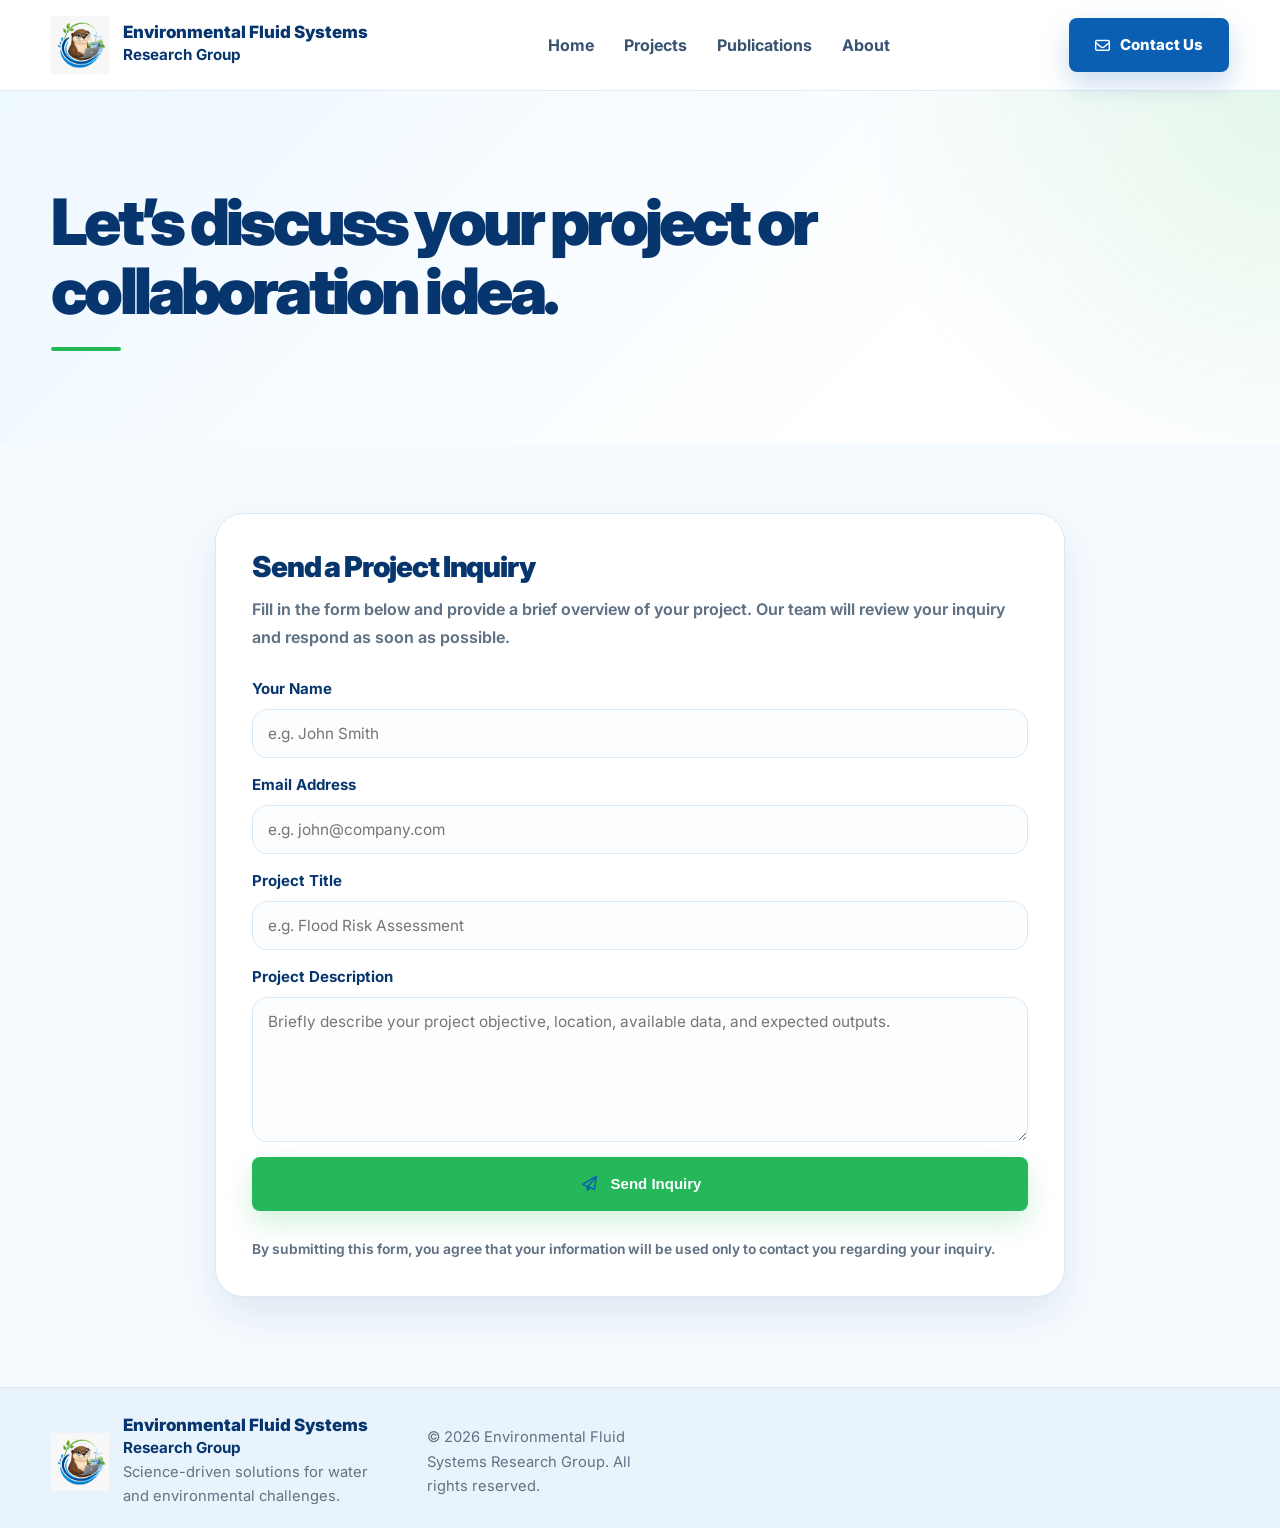
<file: contact.html>
<!DOCTYPE html>
<html lang="en">

<head>
  <meta charset="UTF-8">
  <meta name="viewport" content="width=device-width, initial-scale=1.0">

  <title>Contact | Environmental Fluid Systems Research Group</title>

  <!-- Google Fonts -->
  <link rel="preconnect" href="https://fonts.googleapis.com">
  <link rel="preconnect" href="https://fonts.gstatic.com" crossorigin>

  <link
    href="https://fonts.googleapis.com/css2?family=Inter:wght@400;500;600;700;800;900&display=swap"
    rel="stylesheet"
  >

  <!-- Font Awesome -->
  <link
    rel="stylesheet"
    href="https://cdnjs.cloudflare.com/ajax/libs/font-awesome/6.5.2/css/all.min.css"
  >

  <!-- Main CSS -->
  <link rel="stylesheet" href="style.css">

  <style>

    /* =========================
       CONTACT HERO
    ========================== */

    .contact-simple {
      padding: 96px 0 70px;

      background:
        radial-gradient(
          circle at top right,
          rgba(37, 184, 90, 0.12),
          transparent 32%
        ),
        linear-gradient(
          135deg,
          #eef8ff 0%,
          #ffffff 75%
        );
    }

    .contact-simple h1 {
      color: var(--primary-dark);
      font-size: clamp(2.4rem, 5vw, 4.5rem);
      line-height: 1.08;
      letter-spacing: -0.06em;
      font-weight: 900;
      max-width: 850px;
      margin-bottom: 20px;
    }

    .contact-simple p {
      max-width: 760px;
      color: var(--muted);
      font-size: 1.08rem;
      line-height: 1.8;
      margin-top: 18px;
    }


    /* =========================
       CONTACT SECTION
    ========================== */

    .contact-content {
      padding: 70px 0 90px;
    }

    .contact-wrapper {
      max-width: 850px;
      margin: 0 auto;
    }


    /* =========================
       CONTACT BOX
    ========================== */

    .contact-box {
      background: #ffffff;
      border: 1px solid var(--line);
      border-radius: 28px;
      padding: 36px;
      box-shadow: var(--shadow);
    }

    .contact-box h2 {
      color: var(--primary-dark);
      font-size: 1.8rem;
      line-height: 1.15;
      letter-spacing: -0.04em;
      font-weight: 900;
      margin-bottom: 12px;
    }

    .contact-box > p {
      color: var(--muted);
      line-height: 1.75;
      margin-bottom: 26px;
    }


    /* =========================
       CONTACT FORM
    ========================== */

    .contact-form {
      display: grid;
      gap: 15px;
    }

    .contact-form label {
      display: grid;
      gap: 7px;
      color: var(--primary-dark);
      font-size: 0.94rem;
    }

    .contact-form input,
    .contact-form select,
    .contact-form textarea {
      width: 100%;
      border: 1px solid var(--line);
      border-radius: 15px;
      padding: 14px 15px;
      font-family: inherit;
      font-size: 0.96rem;
      color: var(--primary-dark);
      background: #fbfdff;
      outline: none;
      transition: 0.22s ease;
      box-sizing: border-box;
    }

    .contact-form textarea {
      min-height: 145px;
      resize: vertical;
    }

    .contact-form input:focus,
    .contact-form select:focus,
    .contact-form textarea:focus {
      border-color: rgba(11, 95, 179, 0.45);
      background: #ffffff;
      box-shadow: 0 0 0 4px rgba(11, 95, 179, 0.08);
    }

    .contact-note {
      margin-top: 12px;
      margin-bottom: 0 !important;
      color: var(--muted);
      font-size: 0.86rem;
      line-height: 1.6;
    }


    /* =========================
       RESPONSIVE
    ========================== */

    @media (max-width: 900px) {

      .contact-simple {
        padding: 82px 0 58px;
      }

      .contact-wrapper {
        max-width: 100%;
      }
    }

    @media (max-width: 560px) {

      .contact-box {
        padding: 23px;
        border-radius: 23px;
      }

    }

  </style>
</head>


<body>

  <!-- =========================
       HEADER
  ========================== -->

  <header class="site-header">

    <div class="container nav-wrap">

      <a class="brand" href="index.html">

        <img
          src="assets/ourlogo.png"
          alt="EFSRG logo"
        >

        <div>
          <strong>Environmental Fluid Systems</strong>
          <span>Research Group</span>
        </div>

      </a>


      <nav class="nav">

        <ul>
          <li><a href="index.html">Home</a></li>
          <li><a href="projects.html">Projects</a></li>
          <li><a href="publications.html">Publications</a></li>
          <li><a href="about.html">About</a></li>
        </ul>

      </nav>


      <a
        class="btn btn-primary header-cta active"
        href="contact.html"
      >
        <i class="fa-regular fa-envelope"></i>
        Contact Us
      </a>


      <button
        class="menu-btn"
        aria-label="Open menu"
      >
        <i class="fa-solid fa-bars"></i>
      </button>

    </div>

  </header>



  <!-- =========================
       HERO
  ========================== -->

  <section class="contact-simple">

    <div class="container">

      <div class="eyebrow">
        Contact &amp; Collaboration
      </div>


      <h1>
        Let’s discuss your project or collaboration idea.
      </h1>


      <div class="accent-line"></div>

    </div>

  </section>



  <!-- =========================
       CONTACT FORM
  ========================== -->

  <section class="contact-content">

    <div class="container">

      <div class="contact-wrapper">

        <div class="contact-box">


          <h2>
            Send a Project Inquiry
          </h2>


          <p>
            Fill in the form below and provide a brief overview of
            your project. Our team will review your inquiry and
            respond as soon as possible.
          </p>


          <form
            id="contactForm"
            action="https://formspree.io/f/mykgebza"
            method="POST"
            class="contact-form"
          >


            <!-- Email subject -->

            <input
              type="hidden"
              name="_subject"
              value="New Project Inquiry – EFSRG"
            >


            <!-- Automatic confirmation email -->

            <input
              type="hidden"
              name="_autoresponse"
              value="Thank you for your inquiry.

We have received your message and will review the project details shortly.

We typically respond within 24 hours on working days.

Best regards,
Environmental Fluid Systems Research Group"
            >



            <!-- NAME -->

            <label>

              <b>Your Name</b>

              <input
                type="text"
                name="Name"
                required
                placeholder="e.g. John Smith"
              >

            </label>



            <!-- EMAIL -->

            <label>

              <b>Email Address</b>

              <input
                type="email"
                name="_replyto"
                required
                placeholder="e.g. john@company.com"
              >

            </label>



            <!-- PROJECT TITLE -->

            <label>

              <b>Project Title</b>

              <input
                type="text"
                name="Project Title"
                required
                placeholder="e.g. Flood Risk Assessment"
              >

            </label>



            <!-- PROJECT DESCRIPTION -->

            <label>

              <b>Project Description</b>

              <textarea
                name="Project Description"
                required
                placeholder="Briefly describe your project objective, location, available data, and expected outputs."
              ></textarea>

            </label>



            <!-- SUBMIT BUTTON -->

            <button
              type="submit"
              class="btn btn-green"
            >

              <i class="fa-regular fa-paper-plane"></i>

              Send Inquiry

            </button>



            <!-- PRIVACY NOTE -->

            <p class="contact-note">

              By submitting this form, you agree that your information
              will be used only to contact you regarding your inquiry.

            </p>


          </form>

        </div>

      </div>

    </div>

  </section>



  <!-- =========================
       FOOTER
  ========================== -->

  <footer class="footer">

    <div class="container footer-grid">

      <div class="brand">

        <img
          src="assets/ourlogo.png"
          alt="EFSRG logo"
        >

        <div>

          <strong>
            Environmental Fluid Systems
          </strong>

          <span>
            Research Group
          </span>

          <p>
            Science-driven solutions for water and environmental challenges.
          </p>

        </div>

      </div>


      <p class="copyright">
        © 2026 Environmental Fluid Systems Research Group.
        All rights reserved.
      </p>

    </div>

  </footer>



  <!-- Main JavaScript -->

  <script src="script.js"></script>

</body>

</html>
</file>
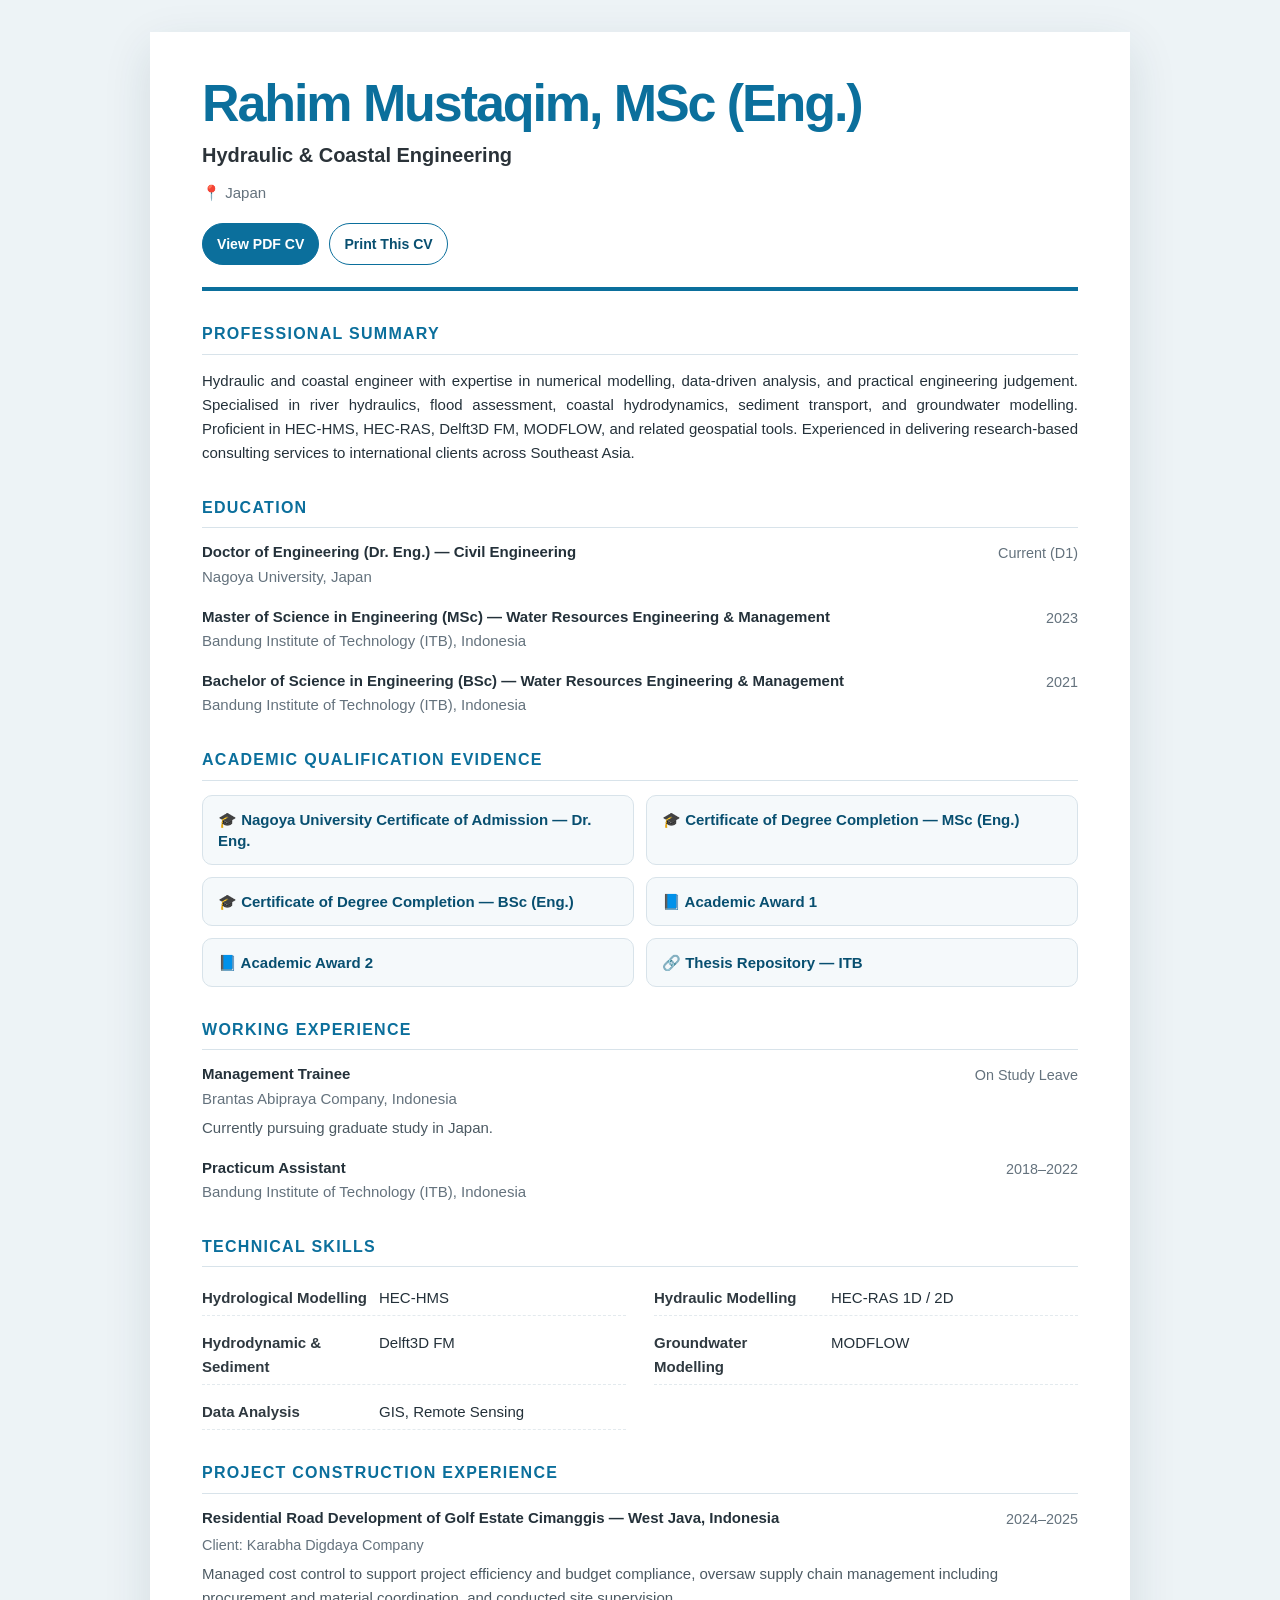
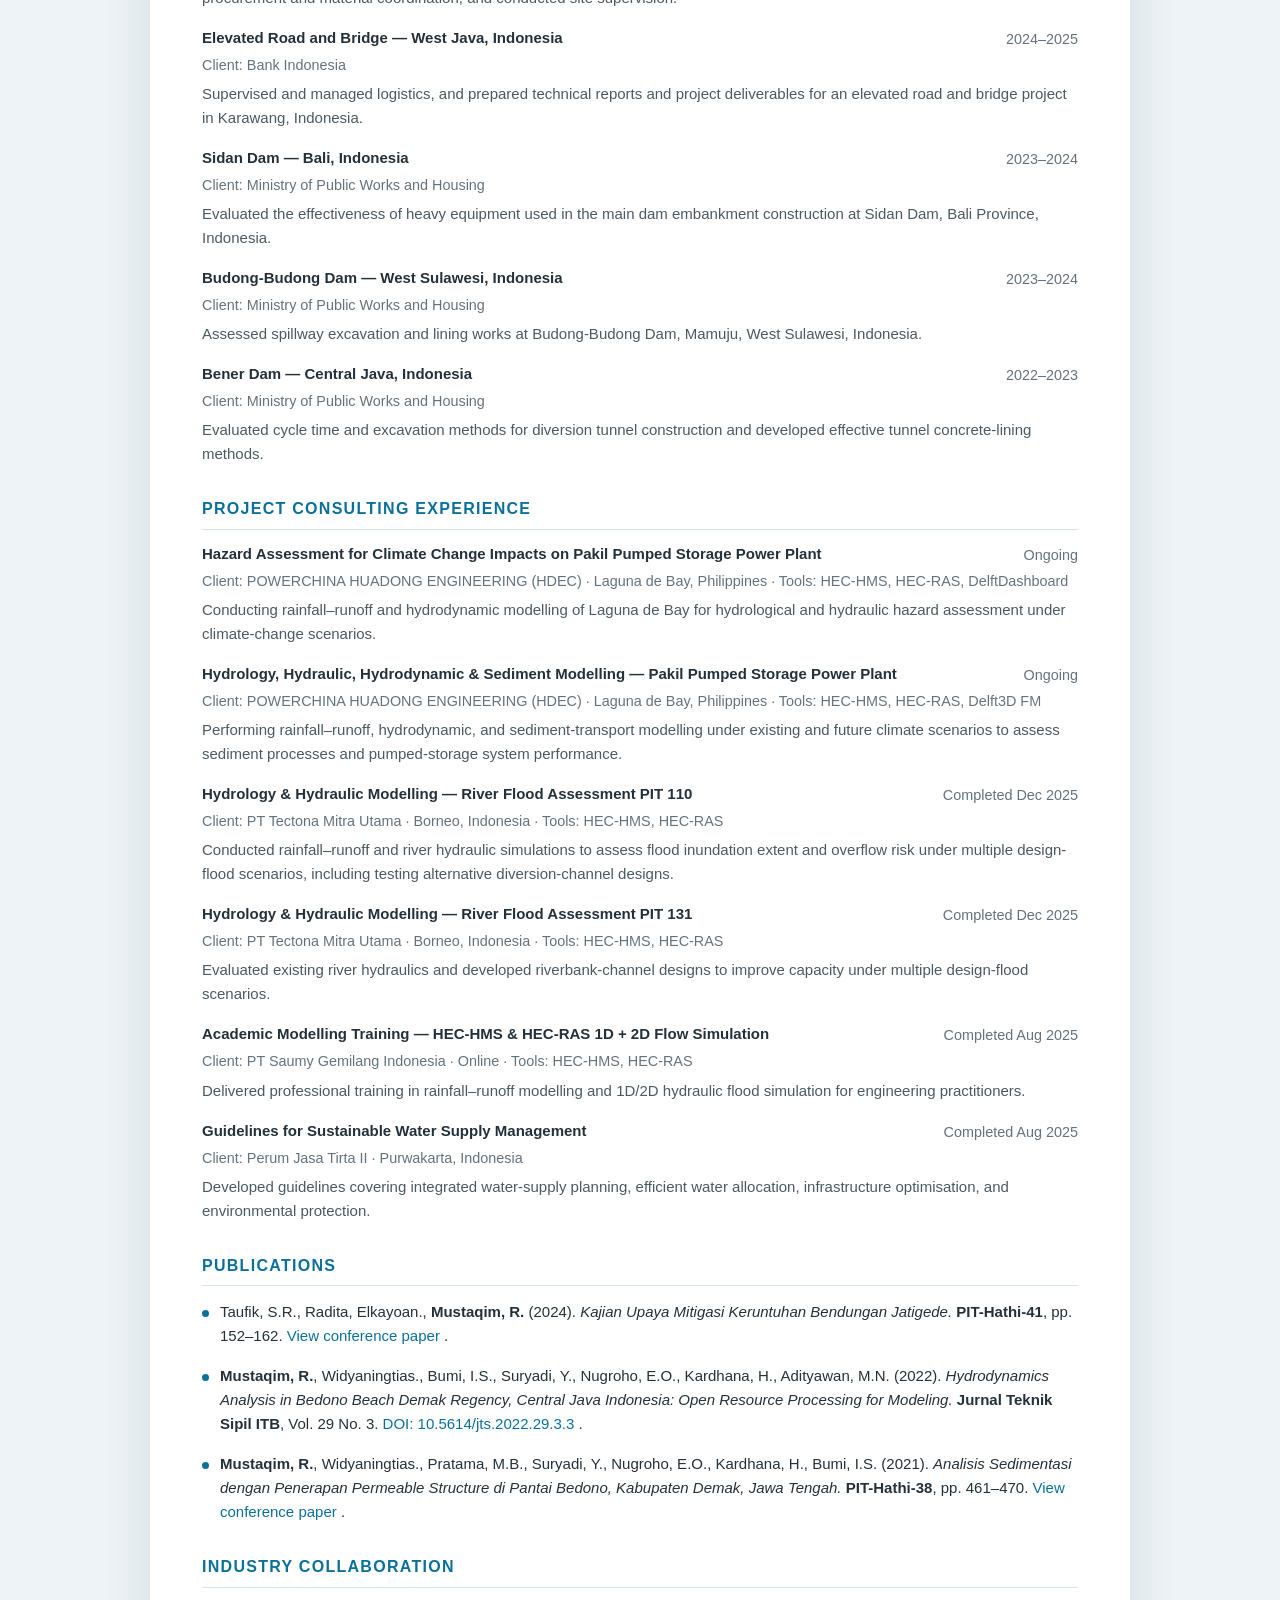
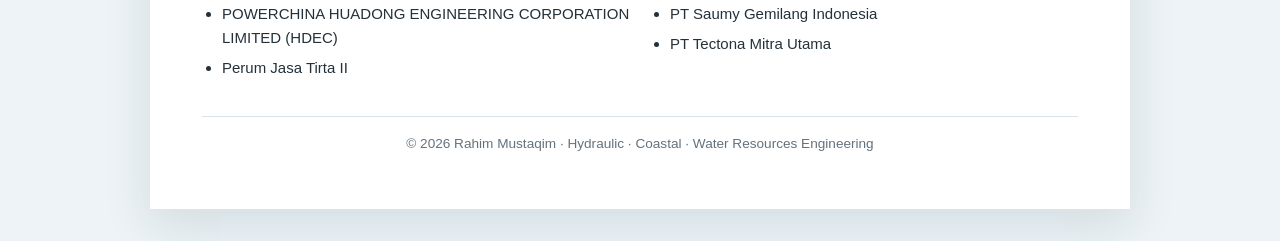
<file: Profile.html>
<!doctype html>
<html lang="en">
<head>
  <meta charset="UTF-8">
  <meta name="viewport" content="width=device-width, initial-scale=1.0">
  <title>CV | Rahim Mustaqim</title>

  <style>
    :root {
      --primary: #0b6f9c;
      --primary-dark: #084f70;
      --text: #24313a;
      --muted: #64727d;
      --line: #d8e3ea;
      --soft: #f5f9fb;
      --white: #ffffff;
    }

    * {
      box-sizing: border-box;
    }

    html {
      scroll-behavior: smooth;
    }

    body {
      margin: 0;
      background: #edf3f6;
      color: var(--text);
      font-family: Arial, Helvetica, sans-serif;
      font-size: 15px;
      line-height: 1.6;
    }

    a {
      color: var(--primary);
      text-decoration: none;
    }

    a:hover {
      text-decoration: underline;
    }

    .cv-page {
      width: min(980px, calc(100% - 32px));
      margin: 32px auto;
      padding: 44px 52px 54px;
      background: var(--white);
      box-shadow: 0 16px 45px rgba(23, 58, 78, 0.12);
    }

    .cv-header {
      padding-bottom: 22px;
      border-bottom: 4px solid var(--primary);
    }

    .cv-name {
      margin: 0;
      color: var(--primary);
      font-size: clamp(2rem, 5vw, 3.25rem);
      line-height: 1.05;
      letter-spacing: -0.04em;
      font-weight: 800;
    }

    .cv-title {
      margin: 8px 0 10px;
      color: #2b3339;
      font-size: 1.25rem;
      font-weight: 700;
    }

    .contact-line {
      display: flex;
      flex-wrap: wrap;
      gap: 8px 18px;
      color: var(--muted);
      font-size: 0.94rem;
    }

    .contact-line span,
    .contact-line a {
      display: inline-flex;
      align-items: center;
      gap: 6px;
    }

    .top-actions {
      display: flex;
      flex-wrap: wrap;
      gap: 10px;
      margin-top: 18px;
    }

    .action-btn {
      display: inline-flex;
      align-items: center;
      justify-content: center;
      min-height: 38px;
      padding: 9px 14px;
      border-radius: 999px;
      border: 1px solid var(--primary);
      font-size: 0.88rem;
      font-weight: 700;
      transition: 0.2s ease;
    }

    .action-btn.primary {
      color: #fff;
      background: var(--primary);
    }

    .action-btn.secondary {
      color: var(--primary-dark);
      background: #fff;
    }

    .action-btn:hover {
      transform: translateY(-1px);
      text-decoration: none;
    }

    .section {
      margin-top: 30px;
    }

    .section-title {
      margin: 0 0 14px;
      padding-bottom: 7px;
      color: var(--primary);
      border-bottom: 1px solid var(--line);
      font-size: 1rem;
      font-weight: 800;
      letter-spacing: 0.08em;
      text-transform: uppercase;
    }

    .summary {
      margin: 0;
      text-align: justify;
    }

    .entry {
      margin-bottom: 18px;
    }

    .entry:last-child {
      margin-bottom: 0;
    }

    .entry-head {
      display: grid;
      grid-template-columns: 1fr auto;
      gap: 18px;
      align-items: start;
    }

    .entry-title {
      margin: 0;
      font-weight: 800;
      line-height: 1.35;
    }

    .entry-date {
      color: var(--muted);
      font-size: 0.9rem;
      white-space: nowrap;
      text-align: right;
    }

    .entry-subtitle {
      margin-top: 2px;
      color: var(--muted);
    }

    .entry-details {
      margin-top: 5px;
      color: #4b5962;
    }

    .skills-grid {
      display: grid;
      grid-template-columns: repeat(2, minmax(0, 1fr));
      gap: 10px 28px;
    }

    .skill-row {
      display: grid;
      grid-template-columns: 165px 1fr;
      gap: 12px;
      padding: 5px 0;
      border-bottom: 1px dashed #e3eaee;
    }

    .skill-row strong {
      color: #2f3940;
    }

    .project-meta {
      margin-top: 3px;
      color: var(--muted);
      font-size: 0.9rem;
    }

    .evidence-grid {
      display: grid;
      grid-template-columns: repeat(2, minmax(0, 1fr));
      gap: 12px;
    }

    .evidence-link {
      display: block;
      padding: 13px 15px;
      border: 1px solid var(--line);
      border-radius: 10px;
      background: var(--soft);
      color: var(--primary-dark);
      font-weight: 700;
      line-height: 1.4;
      transition: 0.2s ease;
    }

    .evidence-link:hover {
      border-color: var(--primary);
      background: #edf7fb;
      text-decoration: none;
      transform: translateY(-1px);
    }

    .publication {
      margin-bottom: 16px;
      padding-left: 18px;
      position: relative;
    }

    .publication::before {
      content: "";
      position: absolute;
      left: 0;
      top: 10px;
      width: 7px;
      height: 7px;
      border-radius: 50%;
      background: var(--primary);
    }

    .collaboration-list {
      margin: 0;
      padding-left: 20px;
      columns: 2;
      column-gap: 40px;
    }

    .collaboration-list li {
      margin-bottom: 6px;
      break-inside: avoid;
    }

    .footer-note {
      margin-top: 36px;
      padding-top: 16px;
      border-top: 1px solid var(--line);
      color: var(--muted);
      font-size: 0.85rem;
      text-align: center;
    }

    @media (max-width: 760px) {
      body {
        background: #fff;
      }

      .cv-page {
        width: 100%;
        margin: 0;
        padding: 28px 20px 40px;
        box-shadow: none;
      }

      .entry-head,
      .skills-grid,
      .evidence-grid {
        grid-template-columns: 1fr;
      }

      .entry-date {
        text-align: left;
      }

      .skill-row {
        grid-template-columns: 1fr;
        gap: 2px;
      }

      .collaboration-list {
        columns: 1;
      }
    }

    @media print {
      body {
        background: #fff;
        font-size: 11pt;
      }

      .cv-page {
        width: 100%;
        margin: 0;
        padding: 18mm 16mm;
        box-shadow: none;
      }

      .top-actions {
        display: none;
      }

      a {
        color: inherit;
        text-decoration: none;
      }

      .section,
      .entry,
      .publication,
      .evidence-link {
        break-inside: avoid;
      }
    }
  </style>
</head>

<body>
  <main class="cv-page">

    <header class="cv-header">
      <h1 class="cv-name">Rahim Mustaqim, MSc (Eng.)</h1>
      <p class="cv-title">Hydraulic &amp; Coastal Engineering</p>

      <div class="contact-line">
        <span>📍 Japan </span>
      </div>

      <div class="top-actions">
        <a
          class="action-btn primary"
          href="assets/CVrahim.pdf"
          target="_blank"
          rel="noopener"
        >
          View PDF CV
        </a>

        <button
          class="action-btn secondary"
          type="button"
          onclick="window.print()"
        >
          Print This CV
        </button>
      </div>
    </header>

    <section class="section">
      <h2 class="section-title">Professional Summary</h2>

      <p class="summary">
        Hydraulic and coastal engineer with expertise in numerical modelling,
        data-driven analysis, and practical engineering judgement. Specialised
        in river hydraulics, flood assessment, coastal hydrodynamics, sediment
        transport, and groundwater modelling. Proficient in HEC-HMS, HEC-RAS,
        Delft3D FM, MODFLOW, and related geospatial tools. Experienced in
        delivering research-based consulting services to international clients
        across Southeast Asia.
      </p>
    </section>

    <section class="section">
      <h2 class="section-title">Education</h2>

      <div class="entry">
        <div class="entry-head">
          <div>
            <p class="entry-title">
              Doctor of Engineering (Dr. Eng.) — Civil Engineering
            </p>

            <div class="entry-subtitle">
              Nagoya University, Japan
            </div>
          </div>

          <div class="entry-date">
            Current (D1)
          </div>
        </div>
      </div>

      <div class="entry">
        <div class="entry-head">
          <div>
            <p class="entry-title">
              Master of Science in Engineering (MSc) — Water Resources
              Engineering &amp; Management
            </p>

            <div class="entry-subtitle">
              Bandung Institute of Technology (ITB), Indonesia
            </div>
          </div>

          <div class="entry-date">
            2023
          </div>
        </div>
      </div>

      <div class="entry">
        <div class="entry-head">
          <div>
            <p class="entry-title">
              Bachelor of Science in Engineering (BSc) — Water Resources
              Engineering &amp; Management
            </p>

            <div class="entry-subtitle">
              Bandung Institute of Technology (ITB), Indonesia
            </div>
          </div>

          <div class="entry-date">
            2021
          </div>
        </div>
      </div>
    </section>

    <section class="section">
      <h2 class="section-title">Academic Qualification Evidence</h2>

      <div class="evidence-grid">
        <a
          href="assets/Nagoya.pdf"
          target="_blank"
          rel="noopener"
          class="evidence-link"
        >
          🎓 Nagoya University Certificate of Admission — Dr. Eng.
        </a>

        <a
          href="assets/Ijasah.png"
          target="_blank"
          rel="noopener"
          class="evidence-link"
        >
          🎓 Certificate of Degree Completion — MSc (Eng.)
        </a>

        <a
          href="assets/Ijasahb.png"
          target="_blank"
          rel="noopener"
          class="evidence-link"
        >
          🎓 Certificate of Degree Completion — BSc (Eng.)
        </a>

        <a
          href="assets/fastest.pdf"
          target="_blank"
          rel="noopener"
          class="evidence-link"
        >
          📘 Academic Award 1
        </a>

        <a
          href="assets/highest.pdf"
          target="_blank"
          rel="noopener"
          class="evidence-link"
        >
          📘 Academic Award 2
        </a>

        <a
          href="https://digilib.itb.ac.id/gdl/view/69909"
          target="_blank"
          rel="noopener"
          class="evidence-link"
        >
          🔗 Thesis Repository — ITB
        </a>
      </div>
    </section>

    <section class="section">
      <h2 class="section-title">Working Experience</h2>

      <div class="entry">
        <div class="entry-head">
          <div>
            <p class="entry-title">
              Management Trainee
            </p>

            <div class="entry-subtitle">
              Brantas Abipraya Company, Indonesia
            </div>
          </div>

          <div class="entry-date">
            On Study Leave
          </div>
        </div>

        <div class="entry-details">
          Currently pursuing graduate study in Japan.
        </div>
      </div>

      <div class="entry">
        <div class="entry-head">
          <div>
            <p class="entry-title">
              Practicum Assistant
            </p>

            <div class="entry-subtitle">
              Bandung Institute of Technology (ITB), Indonesia
            </div>
          </div>

          <div class="entry-date">
            2018–2022
          </div>
        </div>
      </div>
    </section>

    <section class="section">
      <h2 class="section-title">Technical Skills</h2>

      <div class="skills-grid">
        <div class="skill-row">
          <strong>Hydrological Modelling</strong>
          <span>HEC-HMS</span>
        </div>

        <div class="skill-row">
          <strong>Hydraulic Modelling</strong>
          <span>HEC-RAS 1D / 2D</span>
        </div>

        <div class="skill-row">
          <strong>Hydrodynamic &amp; Sediment</strong>
          <span>Delft3D FM</span>
        </div>

        <div class="skill-row">
          <strong>Groundwater Modelling</strong>
          <span>MODFLOW</span>
        </div>

        <div class="skill-row">
          <strong>Data Analysis</strong>
          <span>GIS, Remote Sensing</span>
        </div>
      </div>
    </section>

    <section class="section">
      <h2 class="section-title">Project Construction Experience</h2>

      <div class="entry">
        <div class="entry-head">
          <p class="entry-title">
            Residential Road Development of Golf Estate Cimanggis — West Java,
            Indonesia
          </p>

          <div class="entry-date">
            2024–2025
          </div>
        </div>

        <div class="project-meta">
          Client: Karabha Digdaya Company
        </div>

        <div class="entry-details">
          Managed cost control to support project efficiency and budget
          compliance, oversaw supply chain management including procurement and
          material coordination, and conducted site supervision.
        </div>
      </div>

      <div class="entry">
        <div class="entry-head">
          <p class="entry-title">
            Elevated Road and Bridge — West Java, Indonesia
          </p>

          <div class="entry-date">
            2024–2025
          </div>
        </div>

        <div class="project-meta">
          Client: Bank Indonesia
        </div>

        <div class="entry-details">
          Supervised and managed logistics, and prepared technical reports and
          project deliverables for an elevated road and bridge project in
          Karawang, Indonesia.
        </div>
      </div>

      <div class="entry">
        <div class="entry-head">
          <p class="entry-title">
            Sidan Dam — Bali, Indonesia
          </p>

          <div class="entry-date">
            2023–2024
          </div>
        </div>

        <div class="project-meta">
          Client: Ministry of Public Works and Housing
        </div>

        <div class="entry-details">
          Evaluated the effectiveness of heavy equipment used in the main dam
          embankment construction at Sidan Dam, Bali Province, Indonesia.
        </div>
      </div>

      <div class="entry">
        <div class="entry-head">
          <p class="entry-title">
            Budong-Budong Dam — West Sulawesi, Indonesia
          </p>

          <div class="entry-date">
            2023–2024
          </div>
        </div>

        <div class="project-meta">
          Client: Ministry of Public Works and Housing
        </div>

        <div class="entry-details">
          Assessed spillway excavation and lining works at Budong-Budong Dam,
          Mamuju, West Sulawesi, Indonesia.
        </div>
      </div>

      <div class="entry">
        <div class="entry-head">
          <p class="entry-title">
            Bener Dam — Central Java, Indonesia
          </p>

          <div class="entry-date">
            2022–2023
          </div>
        </div>

        <div class="project-meta">
          Client: Ministry of Public Works and Housing
        </div>

        <div class="entry-details">
          Evaluated cycle time and excavation methods for diversion tunnel
          construction and developed effective tunnel concrete-lining methods.
        </div>
      </div>
    </section>

    <section class="section">
      <h2 class="section-title">Project Consulting Experience</h2>

      <div class="entry">
        <div class="entry-head">
          <p class="entry-title">
            Hazard Assessment for Climate Change Impacts on Pakil Pumped Storage
            Power Plant
          </p>

          <div class="entry-date">
            Ongoing
          </div>
        </div>

        <div class="project-meta">
          Client: POWERCHINA HUADONG ENGINEERING (HDEC) · Laguna de Bay,
          Philippines · Tools: HEC-HMS, HEC-RAS, DelftDashboard
        </div>

        <div class="entry-details">
          Conducting rainfall–runoff and hydrodynamic modelling of Laguna de Bay
          for hydrological and hydraulic hazard assessment under climate-change
          scenarios.
        </div>
      </div>

      <div class="entry">
        <div class="entry-head">
          <p class="entry-title">
            Hydrology, Hydraulic, Hydrodynamic &amp; Sediment Modelling — Pakil
            Pumped Storage Power Plant
          </p>

          <div class="entry-date">
            Ongoing
          </div>
        </div>

        <div class="project-meta">
          Client: POWERCHINA HUADONG ENGINEERING (HDEC) · Laguna de Bay,
          Philippines · Tools: HEC-HMS, HEC-RAS, Delft3D FM
        </div>

        <div class="entry-details">
          Performing rainfall–runoff, hydrodynamic, and sediment-transport
          modelling under existing and future climate scenarios to assess
          sediment processes and pumped-storage system performance.
        </div>
      </div>

      <div class="entry">
        <div class="entry-head">
          <p class="entry-title">
            Hydrology &amp; Hydraulic Modelling — River Flood Assessment PIT 110
          </p>

          <div class="entry-date">
            Completed Dec 2025
          </div>
        </div>

        <div class="project-meta">
          Client: PT Tectona Mitra Utama · Borneo, Indonesia · Tools: HEC-HMS,
          HEC-RAS
        </div>

        <div class="entry-details">
          Conducted rainfall–runoff and river hydraulic simulations to assess
          flood inundation extent and overflow risk under multiple design-flood
          scenarios, including testing alternative diversion-channel designs.
        </div>
      </div>

      <div class="entry">
        <div class="entry-head">
          <p class="entry-title">
            Hydrology &amp; Hydraulic Modelling — River Flood Assessment PIT 131
          </p>

          <div class="entry-date">
            Completed Dec 2025
          </div>
        </div>

        <div class="project-meta">
          Client: PT Tectona Mitra Utama · Borneo, Indonesia · Tools: HEC-HMS,
          HEC-RAS
        </div>

        <div class="entry-details">
          Evaluated existing river hydraulics and developed riverbank-channel
          designs to improve capacity under multiple design-flood scenarios.
        </div>
      </div>

      <div class="entry">
        <div class="entry-head">
          <p class="entry-title">
            Academic Modelling Training — HEC-HMS &amp; HEC-RAS 1D + 2D Flow
            Simulation
          </p>

          <div class="entry-date">
            Completed Aug 2025
          </div>
        </div>

        <div class="project-meta">
          Client: PT Saumy Gemilang Indonesia · Online · Tools: HEC-HMS,
          HEC-RAS
        </div>

        <div class="entry-details">
          Delivered professional training in rainfall–runoff modelling and
          1D/2D hydraulic flood simulation for engineering practitioners.
        </div>
      </div>

      <div class="entry">
        <div class="entry-head">
          <p class="entry-title">
            Guidelines for Sustainable Water Supply Management
          </p>

          <div class="entry-date">
            Completed Aug 2025
          </div>
        </div>

        <div class="project-meta">
          Client: Perum Jasa Tirta II · Purwakarta, Indonesia
        </div>

        <div class="entry-details">
          Developed guidelines covering integrated water-supply planning,
          efficient water allocation, infrastructure optimisation, and
          environmental protection.
        </div>
      </div>
    </section>

    <section class="section">
      <h2 class="section-title">Publications</h2>

      <div class="publication">
        Taufik, S.R., Radita, Elkayoan.,
        <strong>Mustaqim, R.</strong> (2024).
        <em>
          Kajian Upaya Mitigasi Keruntuhan Bendungan Jatigede.
        </em>
        <strong>PIT-Hathi-41</strong>, pp. 152–162.

        <a
          href="https://www.researchgate.net/publication/393512660_Kajian_Upaya_Mitigasi_Keruntuhan_Bendungan_Dambreak_Jatigede"
          target="_blank"
          rel="noopener"
        >
          View conference paper
        </a>.
      </div>

      <div class="publication">
        <strong>Mustaqim, R.</strong>, Widyaningtias., Bumi, I.S., Suryadi,
        Y., Nugroho, E.O., Kardhana, H., Adityawan, M.N. (2022).

        <em>
          Hydrodynamics Analysis in Bedono Beach Demak Regency, Central Java
          Indonesia: Open Resource Processing for Modeling.
        </em>

        <strong>Jurnal Teknik Sipil ITB</strong>, Vol. 29 No. 3.

        <a
          href="https://doi.org/10.5614/jts.2022.29.3.3"
          target="_blank"
          rel="noopener"
        >
          DOI: 10.5614/jts.2022.29.3.3
        </a>.
      </div>

      <div class="publication">
        <strong>Mustaqim, R.</strong>, Widyaningtias., Pratama, M.B.,
        Suryadi, Y., Nugroho, E.O., Kardhana, H., Bumi, I.S. (2021).

        <em>
          Analisis Sedimentasi dengan Penerapan Permeable Structure di Pantai
          Bedono, Kabupaten Demak, Jawa Tengah.
        </em>

        <strong>PIT-Hathi-38</strong>, pp. 461–470.

        <a
          href="https://www.researchgate.net/publication/358904362_ANALISIS_SEDIMENTASI_DENGAN_PENERAPAN_PERMEABLE_STRUCTURE_DI_PANTAI_BEDONO_KABUPATEN_DEMAK_JAWA_TENGAH"
          target="_blank"
          rel="noopener"
        >
          View conference paper
        </a>.
      </div>
    </section>

    <section class="section">
      <h2 class="section-title">Industry Collaboration</h2>

      <ul class="collaboration-list">
        <li>
          POWERCHINA HUADONG ENGINEERING CORPORATION LIMITED (HDEC)
        </li>
        <li>Perum Jasa Tirta II</li>
        <li>PT Saumy Gemilang Indonesia</li>
        <li>PT Tectona Mitra Utama</li>
      </ul>
    </section>

    <div class="footer-note">
      © <span id="year"></span> Rahim Mustaqim · Hydraulic · Coastal · Water
      Resources Engineering
    </div>

  </main>

  <script>
    document.getElementById("year").textContent =
      new Date().getFullYear();
  </script>
</body>
</html>
</file>
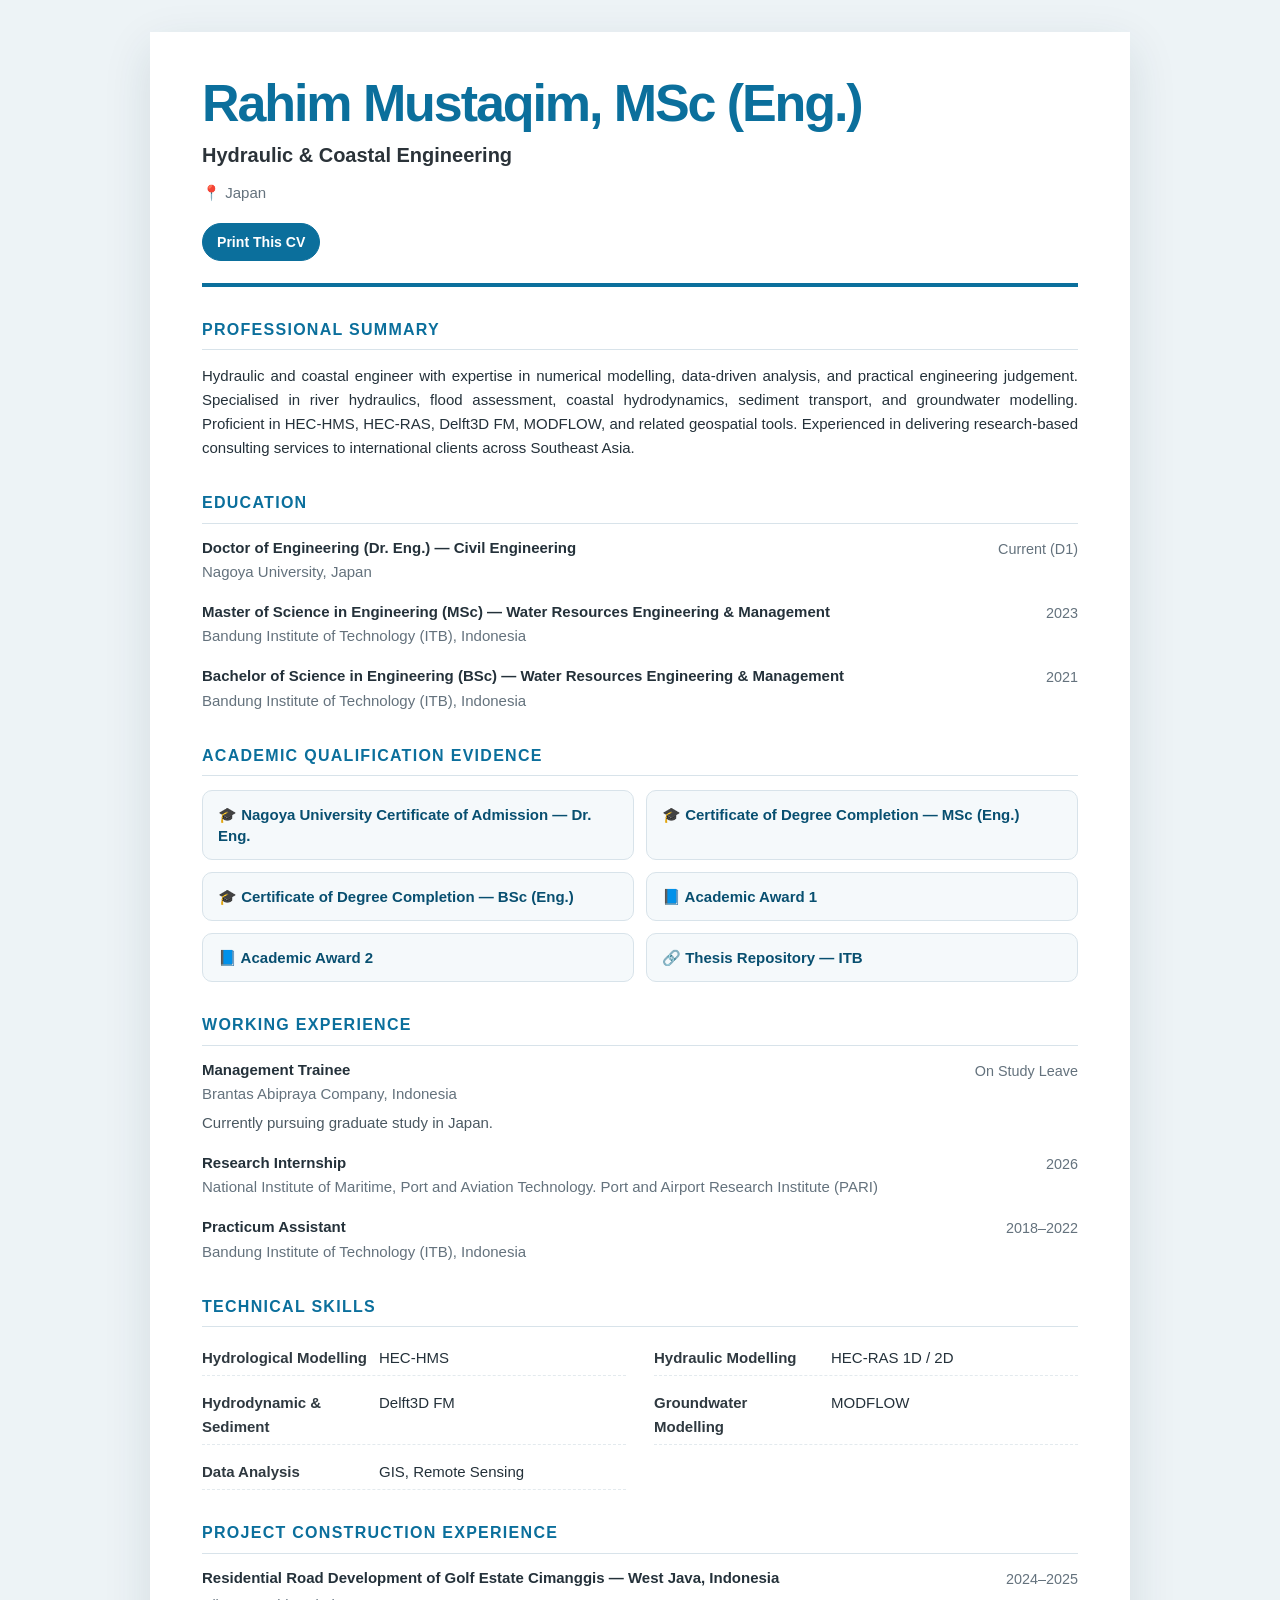
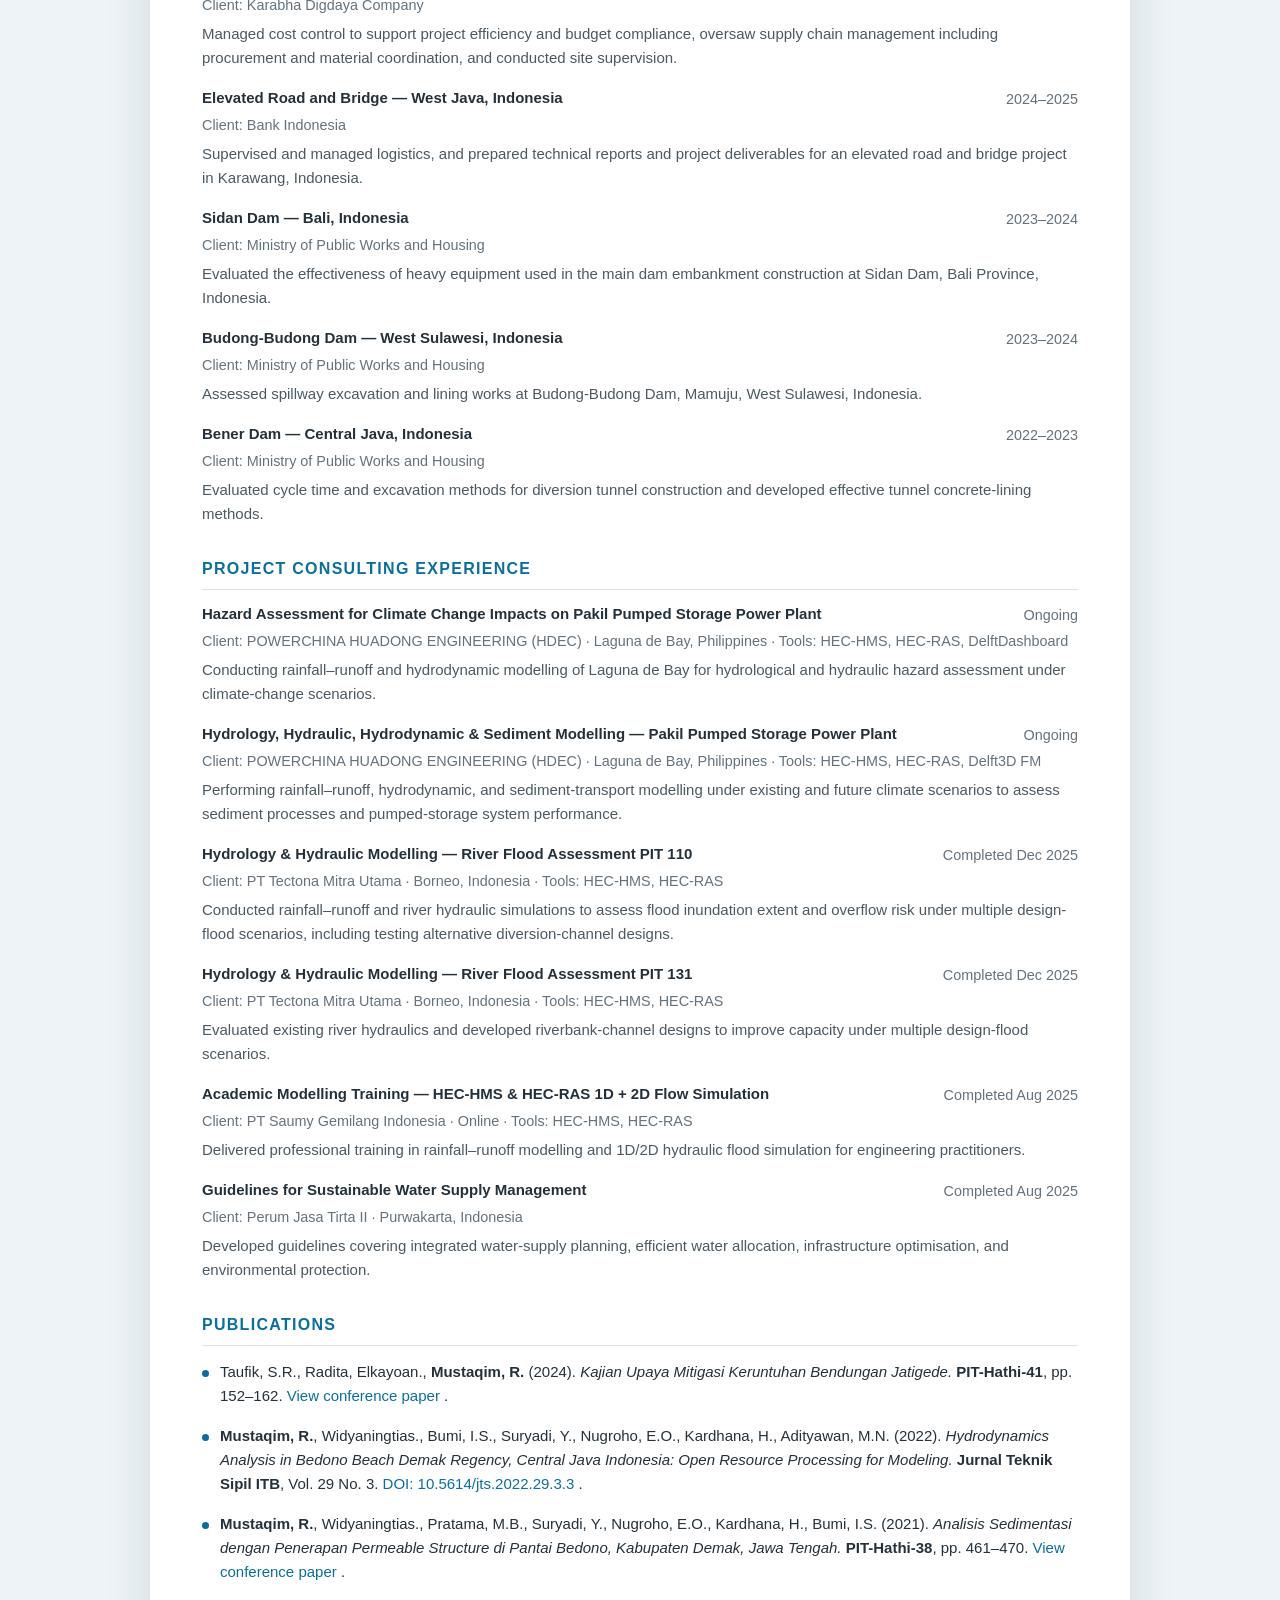
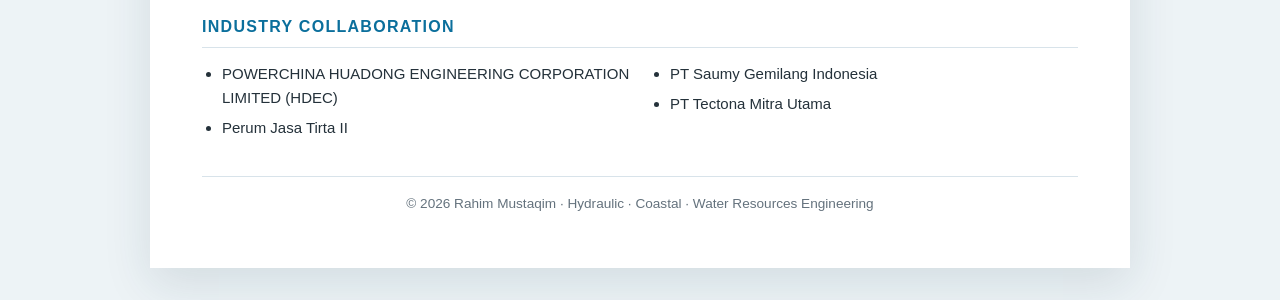
<file: profile.html>
<!doctype html>
<html lang="en">
<head>
  <meta charset="UTF-8">
  <meta name="viewport" content="width=device-width, initial-scale=1.0">
  <title>CV | Rahim Mustaqim</title>

  <style>
    :root {
      --primary: #0b6f9c;
      --primary-dark: #084f70;
      --text: #24313a;
      --muted: #64727d;
      --line: #d8e3ea;
      --soft: #f5f9fb;
      --white: #ffffff;
    }

    * {
      box-sizing: border-box;
    }

    html {
      scroll-behavior: smooth;
    }

    body {
      margin: 0;
      background: #edf3f6;
      color: var(--text);
      font-family: Arial, Helvetica, sans-serif;
      font-size: 15px;
      line-height: 1.6;
    }

    a {
      color: var(--primary);
      text-decoration: none;
    }

    a:hover {
      text-decoration: underline;
    }

    .cv-page {
      width: min(980px, calc(100% - 32px));
      margin: 32px auto;
      padding: 44px 52px 54px;
      background: var(--white);
      box-shadow: 0 16px 45px rgba(23, 58, 78, 0.12);
    }

    .cv-header {
      padding-bottom: 22px;
      border-bottom: 4px solid var(--primary);
    }

    .cv-name {
      margin: 0;
      color: var(--primary);
      font-size: clamp(2rem, 5vw, 3.25rem);
      line-height: 1.05;
      letter-spacing: -0.04em;
      font-weight: 800;
    }

    .cv-title {
      margin: 8px 0 10px;
      color: #2b3339;
      font-size: 1.25rem;
      font-weight: 700;
    }

    .contact-line {
      display: flex;
      flex-wrap: wrap;
      gap: 8px 18px;
      color: var(--muted);
      font-size: 0.94rem;
    }

    .contact-line span,
    .contact-line a {
      display: inline-flex;
      align-items: center;
      gap: 6px;
    }

    .top-actions {
      display: flex;
      flex-wrap: wrap;
      gap: 10px;
      margin-top: 18px;
    }

    .action-btn {
      display: inline-flex;
      align-items: center;
      justify-content: center;
      min-height: 38px;
      padding: 9px 14px;
      border-radius: 999px;
      border: 1px solid var(--primary);
      font-size: 0.88rem;
      font-weight: 700;
      transition: 0.2s ease;
    }

    .action-btn.primary {
      color: #fff;
      background: var(--primary);
    }

    .action-btn.secondary {
      color: var(--primary-dark);
      background: #fff;
    }

    .action-btn:hover {
      transform: translateY(-1px);
      text-decoration: none;
    }

    .section {
      margin-top: 30px;
    }

    .section-title {
      margin: 0 0 14px;
      padding-bottom: 7px;
      color: var(--primary);
      border-bottom: 1px solid var(--line);
      font-size: 1rem;
      font-weight: 800;
      letter-spacing: 0.08em;
      text-transform: uppercase;
    }

    .summary {
      margin: 0;
      text-align: justify;
    }

    .entry {
      margin-bottom: 18px;
    }

    .entry:last-child {
      margin-bottom: 0;
    }

    .entry-head {
      display: grid;
      grid-template-columns: 1fr auto;
      gap: 18px;
      align-items: start;
    }

    .entry-title {
      margin: 0;
      font-weight: 800;
      line-height: 1.35;
    }

    .entry-date {
      color: var(--muted);
      font-size: 0.9rem;
      white-space: nowrap;
      text-align: right;
    }

    .entry-subtitle {
      margin-top: 2px;
      color: var(--muted);
    }

    .entry-details {
      margin-top: 5px;
      color: #4b5962;
    }

    .skills-grid {
      display: grid;
      grid-template-columns: repeat(2, minmax(0, 1fr));
      gap: 10px 28px;
    }

    .skill-row {
      display: grid;
      grid-template-columns: 165px 1fr;
      gap: 12px;
      padding: 5px 0;
      border-bottom: 1px dashed #e3eaee;
    }

    .skill-row strong {
      color: #2f3940;
    }

    .project-meta {
      margin-top: 3px;
      color: var(--muted);
      font-size: 0.9rem;
    }

    .evidence-grid {
      display: grid;
      grid-template-columns: repeat(2, minmax(0, 1fr));
      gap: 12px;
    }

    .evidence-link {
      display: block;
      padding: 13px 15px;
      border: 1px solid var(--line);
      border-radius: 10px;
      background: var(--soft);
      color: var(--primary-dark);
      font-weight: 700;
      line-height: 1.4;
      transition: 0.2s ease;
    }

    .evidence-link:hover {
      border-color: var(--primary);
      background: #edf7fb;
      text-decoration: none;
      transform: translateY(-1px);
    }

    .publication {
      margin-bottom: 16px;
      padding-left: 18px;
      position: relative;
    }

    .publication::before {
      content: "";
      position: absolute;
      left: 0;
      top: 10px;
      width: 7px;
      height: 7px;
      border-radius: 50%;
      background: var(--primary);
    }

    .collaboration-list {
      margin: 0;
      padding-left: 20px;
      columns: 2;
      column-gap: 40px;
    }

    .collaboration-list li {
      margin-bottom: 6px;
      break-inside: avoid;
    }

    .footer-note {
      margin-top: 36px;
      padding-top: 16px;
      border-top: 1px solid var(--line);
      color: var(--muted);
      font-size: 0.85rem;
      text-align: center;
    }

    @media (max-width: 760px) {
      body {
        background: #fff;
      }

      .cv-page {
        width: 100%;
        margin: 0;
        padding: 28px 20px 40px;
        box-shadow: none;
      }

      .entry-head,
      .skills-grid,
      .evidence-grid {
        grid-template-columns: 1fr;
      }

      .entry-date {
        text-align: left;
      }

      .skill-row {
        grid-template-columns: 1fr;
        gap: 2px;
      }

      .collaboration-list {
        columns: 1;
      }
    }

    @media print {
      body {
        background: #fff;
        font-size: 11pt;
      }

      .cv-page {
        width: 100%;
        margin: 0;
        padding: 18mm 16mm;
        box-shadow: none;
      }

      .top-actions {
        display: none;
      }

      a {
        color: inherit;
        text-decoration: none;
      }

      .section,
      .entry,
      .publication,
      .evidence-link {
        break-inside: avoid;
      }
    }
  </style>
</head>

<body>
  <main class="cv-page">

    <header class="cv-header">
      <h1 class="cv-name">Rahim Mustaqim, MSc (Eng.)</h1>
      <p class="cv-title">Hydraulic &amp; Coastal Engineering</p>

      <div class="contact-line">
        <span>📍 Japan </span>
      </div>

      <div class="top-actions">

        <button
          class="action-btn primary"
          type="button"
          onclick="window.print()"
        >
          Print This CV
        </button>
      </div>
    </header>

    <section class="section">
      <h2 class="section-title">Professional Summary</h2>

      <p class="summary">
        Hydraulic and coastal engineer with expertise in numerical modelling,
        data-driven analysis, and practical engineering judgement. Specialised
        in river hydraulics, flood assessment, coastal hydrodynamics, sediment
        transport, and groundwater modelling. Proficient in HEC-HMS, HEC-RAS,
        Delft3D FM, MODFLOW, and related geospatial tools. Experienced in
        delivering research-based consulting services to international clients
        across Southeast Asia.
      </p>
    </section>

    <section class="section">
      <h2 class="section-title">Education</h2>

      <div class="entry">
        <div class="entry-head">
          <div>
            <p class="entry-title">
              Doctor of Engineering (Dr. Eng.) — Civil Engineering
            </p>

            <div class="entry-subtitle">
              Nagoya University, Japan
            </div>
          </div>

          <div class="entry-date">
            Current (D1)
          </div>
        </div>
      </div>

      <div class="entry">
        <div class="entry-head">
          <div>
            <p class="entry-title">
              Master of Science in Engineering (MSc) — Water Resources
              Engineering &amp; Management
            </p>

            <div class="entry-subtitle">
              Bandung Institute of Technology (ITB), Indonesia
            </div>
          </div>

          <div class="entry-date">
            2023
          </div>
        </div>
      </div>

      <div class="entry">
        <div class="entry-head">
          <div>
            <p class="entry-title">
              Bachelor of Science in Engineering (BSc) — Water Resources
              Engineering &amp; Management
            </p>

            <div class="entry-subtitle">
              Bandung Institute of Technology (ITB), Indonesia
            </div>
          </div>

          <div class="entry-date">
            2021
          </div>
        </div>
      </div>
    </section>

    <section class="section">
      <h2 class="section-title">Academic Qualification Evidence</h2>

      <div class="evidence-grid">
        <a
          href="assets/Nagoya.pdf"
          target="_blank"
          rel="noopener"
          class="evidence-link"
        >
          🎓 Nagoya University Certificate of Admission — Dr. Eng.
        </a>

        <a
          href="assets/Ijasah.png"
          target="_blank"
          rel="noopener"
          class="evidence-link"
        >
          🎓 Certificate of Degree Completion — MSc (Eng.)
        </a>

        <a
          href="assets/Ijasahb.png"
          target="_blank"
          rel="noopener"
          class="evidence-link"
        >
          🎓 Certificate of Degree Completion — BSc (Eng.)
        </a>

        <a
          href="assets/fastest.pdf"
          target="_blank"
          rel="noopener"
          class="evidence-link"
        >
          📘 Academic Award 1
        </a>

        <a
          href="assets/highest.pdf"
          target="_blank"
          rel="noopener"
          class="evidence-link"
        >
          📘 Academic Award 2
        </a>

        <a
          href="https://digilib.itb.ac.id/gdl/view/69909"
          target="_blank"
          rel="noopener"
          class="evidence-link"
        >
          🔗 Thesis Repository — ITB
        </a>
      </div>
    </section>

    <section class="section">
      <h2 class="section-title">Working Experience</h2>

      <div class="entry">
        <div class="entry-head">
          <div>
            <p class="entry-title">
              Management Trainee
            </p>

            <div class="entry-subtitle">
              Brantas Abipraya Company, Indonesia
            </div>
          </div>

          <div class="entry-date">
            On Study Leave
          </div>
        </div>

        <div class="entry-details">
          Currently pursuing graduate study in Japan.
        </div>
      </div>

      <div class="entry">
        <div class="entry-head">
          <div>
            <p class="entry-title">
              Research Internship
            </p>

            <div class="entry-subtitle">
              National Institute of Maritime, Port and Aviation Technology. Port and Airport Research Institute (PARI)
            </div>
          </div>

          <div class="entry-date">
            2026
          </div>
        </div>
      </div>

      <div class="entry">
        <div class="entry-head">
          <div>
            <p class="entry-title">
              Practicum Assistant
            </p>

            <div class="entry-subtitle">
              Bandung Institute of Technology (ITB), Indonesia
            </div>
          </div>

          <div class="entry-date">
            2018–2022
          </div>
        </div>
      </div>
    </section>

    <section class="section">
      <h2 class="section-title">Technical Skills</h2>

      <div class="skills-grid">
        <div class="skill-row">
          <strong>Hydrological Modelling</strong>
          <span>HEC-HMS</span>
        </div>

        <div class="skill-row">
          <strong>Hydraulic Modelling</strong>
          <span>HEC-RAS 1D / 2D</span>
        </div>

        <div class="skill-row">
          <strong>Hydrodynamic &amp; Sediment</strong>
          <span>Delft3D FM</span>
        </div>

        <div class="skill-row">
          <strong>Groundwater Modelling</strong>
          <span>MODFLOW</span>
        </div>

        <div class="skill-row">
          <strong>Data Analysis</strong>
          <span>GIS, Remote Sensing</span>
        </div>
      </div>
    </section>

    <section class="section">
      <h2 class="section-title">Project Construction Experience</h2>

      <div class="entry">
        <div class="entry-head">
          <p class="entry-title">
            Residential Road Development of Golf Estate Cimanggis — West Java,
            Indonesia
          </p>

          <div class="entry-date">
            2024–2025
          </div>
        </div>

        <div class="project-meta">
          Client: Karabha Digdaya Company
        </div>

        <div class="entry-details">
          Managed cost control to support project efficiency and budget
          compliance, oversaw supply chain management including procurement and
          material coordination, and conducted site supervision.
        </div>
      </div>

      <div class="entry">
        <div class="entry-head">
          <p class="entry-title">
            Elevated Road and Bridge — West Java, Indonesia
          </p>

          <div class="entry-date">
            2024–2025
          </div>
        </div>

        <div class="project-meta">
          Client: Bank Indonesia
        </div>

        <div class="entry-details">
          Supervised and managed logistics, and prepared technical reports and
          project deliverables for an elevated road and bridge project in
          Karawang, Indonesia.
        </div>
      </div>

      <div class="entry">
        <div class="entry-head">
          <p class="entry-title">
            Sidan Dam — Bali, Indonesia
          </p>

          <div class="entry-date">
            2023–2024
          </div>
        </div>

        <div class="project-meta">
          Client: Ministry of Public Works and Housing
        </div>

        <div class="entry-details">
          Evaluated the effectiveness of heavy equipment used in the main dam
          embankment construction at Sidan Dam, Bali Province, Indonesia.
        </div>
      </div>

      <div class="entry">
        <div class="entry-head">
          <p class="entry-title">
            Budong-Budong Dam — West Sulawesi, Indonesia
          </p>

          <div class="entry-date">
            2023–2024
          </div>
        </div>

        <div class="project-meta">
          Client: Ministry of Public Works and Housing
        </div>

        <div class="entry-details">
          Assessed spillway excavation and lining works at Budong-Budong Dam,
          Mamuju, West Sulawesi, Indonesia.
        </div>
      </div>

      <div class="entry">
        <div class="entry-head">
          <p class="entry-title">
            Bener Dam — Central Java, Indonesia
          </p>

          <div class="entry-date">
            2022–2023
          </div>
        </div>

        <div class="project-meta">
          Client: Ministry of Public Works and Housing
        </div>

        <div class="entry-details">
          Evaluated cycle time and excavation methods for diversion tunnel
          construction and developed effective tunnel concrete-lining methods.
        </div>
      </div>
    </section>

    <section class="section">
      <h2 class="section-title">Project Consulting Experience</h2>

      <div class="entry">
        <div class="entry-head">
          <p class="entry-title">
            Hazard Assessment for Climate Change Impacts on Pakil Pumped Storage
            Power Plant
          </p>

          <div class="entry-date">
            Ongoing
          </div>
        </div>

        <div class="project-meta">
          Client: POWERCHINA HUADONG ENGINEERING (HDEC) · Laguna de Bay,
          Philippines · Tools: HEC-HMS, HEC-RAS, DelftDashboard
        </div>

        <div class="entry-details">
          Conducting rainfall–runoff and hydrodynamic modelling of Laguna de Bay
          for hydrological and hydraulic hazard assessment under climate-change
          scenarios.
        </div>
      </div>

      <div class="entry">
        <div class="entry-head">
          <p class="entry-title">
            Hydrology, Hydraulic, Hydrodynamic &amp; Sediment Modelling — Pakil
            Pumped Storage Power Plant
          </p>

          <div class="entry-date">
            Ongoing
          </div>
        </div>

        <div class="project-meta">
          Client: POWERCHINA HUADONG ENGINEERING (HDEC) · Laguna de Bay,
          Philippines · Tools: HEC-HMS, HEC-RAS, Delft3D FM
        </div>

        <div class="entry-details">
          Performing rainfall–runoff, hydrodynamic, and sediment-transport
          modelling under existing and future climate scenarios to assess
          sediment processes and pumped-storage system performance.
        </div>
      </div>

      <div class="entry">
        <div class="entry-head">
          <p class="entry-title">
            Hydrology &amp; Hydraulic Modelling — River Flood Assessment PIT 110
          </p>

          <div class="entry-date">
            Completed Dec 2025
          </div>
        </div>

        <div class="project-meta">
          Client: PT Tectona Mitra Utama · Borneo, Indonesia · Tools: HEC-HMS,
          HEC-RAS
        </div>

        <div class="entry-details">
          Conducted rainfall–runoff and river hydraulic simulations to assess
          flood inundation extent and overflow risk under multiple design-flood
          scenarios, including testing alternative diversion-channel designs.
        </div>
      </div>

      <div class="entry">
        <div class="entry-head">
          <p class="entry-title">
            Hydrology &amp; Hydraulic Modelling — River Flood Assessment PIT 131
          </p>

          <div class="entry-date">
            Completed Dec 2025
          </div>
        </div>

        <div class="project-meta">
          Client: PT Tectona Mitra Utama · Borneo, Indonesia · Tools: HEC-HMS,
          HEC-RAS
        </div>

        <div class="entry-details">
          Evaluated existing river hydraulics and developed riverbank-channel
          designs to improve capacity under multiple design-flood scenarios.
        </div>
      </div>

      <div class="entry">
        <div class="entry-head">
          <p class="entry-title">
            Academic Modelling Training — HEC-HMS &amp; HEC-RAS 1D + 2D Flow
            Simulation
          </p>

          <div class="entry-date">
            Completed Aug 2025
          </div>
        </div>

        <div class="project-meta">
          Client: PT Saumy Gemilang Indonesia · Online · Tools: HEC-HMS,
          HEC-RAS
        </div>

        <div class="entry-details">
          Delivered professional training in rainfall–runoff modelling and
          1D/2D hydraulic flood simulation for engineering practitioners.
        </div>
      </div>

      <div class="entry">
        <div class="entry-head">
          <p class="entry-title">
            Guidelines for Sustainable Water Supply Management
          </p>

          <div class="entry-date">
            Completed Aug 2025
          </div>
        </div>

        <div class="project-meta">
          Client: Perum Jasa Tirta II · Purwakarta, Indonesia
        </div>

        <div class="entry-details">
          Developed guidelines covering integrated water-supply planning,
          efficient water allocation, infrastructure optimisation, and
          environmental protection.
        </div>
      </div>
    </section>

    <section class="section">
      <h2 class="section-title">Publications</h2>

      <div class="publication">
        Taufik, S.R., Radita, Elkayoan.,
        <strong>Mustaqim, R.</strong> (2024).
        <em>
          Kajian Upaya Mitigasi Keruntuhan Bendungan Jatigede.
        </em>
        <strong>PIT-Hathi-41</strong>, pp. 152–162.

        <a
          href="https://www.researchgate.net/publication/393512660_Kajian_Upaya_Mitigasi_Keruntuhan_Bendungan_Dambreak_Jatigede"
          target="_blank"
          rel="noopener"
        >
          View conference paper
        </a>.
      </div>

      <div class="publication">
        <strong>Mustaqim, R.</strong>, Widyaningtias., Bumi, I.S., Suryadi,
        Y., Nugroho, E.O., Kardhana, H., Adityawan, M.N. (2022).

        <em>
          Hydrodynamics Analysis in Bedono Beach Demak Regency, Central Java
          Indonesia: Open Resource Processing for Modeling.
        </em>

        <strong>Jurnal Teknik Sipil ITB</strong>, Vol. 29 No. 3.

        <a
          href="https://doi.org/10.5614/jts.2022.29.3.3"
          target="_blank"
          rel="noopener"
        >
          DOI: 10.5614/jts.2022.29.3.3
        </a>.
      </div>

      <div class="publication">
        <strong>Mustaqim, R.</strong>, Widyaningtias., Pratama, M.B.,
        Suryadi, Y., Nugroho, E.O., Kardhana, H., Bumi, I.S. (2021).

        <em>
          Analisis Sedimentasi dengan Penerapan Permeable Structure di Pantai
          Bedono, Kabupaten Demak, Jawa Tengah.
        </em>

        <strong>PIT-Hathi-38</strong>, pp. 461–470.

        <a
          href="https://www.researchgate.net/publication/358904362_ANALISIS_SEDIMENTASI_DENGAN_PENERAPAN_PERMEABLE_STRUCTURE_DI_PANTAI_BEDONO_KABUPATEN_DEMAK_JAWA_TENGAH"
          target="_blank"
          rel="noopener"
        >
          View conference paper
        </a>.
      </div>
    </section>

    <section class="section">
      <h2 class="section-title">Industry Collaboration</h2>

      <ul class="collaboration-list">
        <li>
          POWERCHINA HUADONG ENGINEERING CORPORATION LIMITED (HDEC)
        </li>
        <li>Perum Jasa Tirta II</li>
        <li>PT Saumy Gemilang Indonesia</li>
        <li>PT Tectona Mitra Utama</li>
      </ul>
    </section>

    <div class="footer-note">
      © <span id="year"></span> Rahim Mustaqim · Hydraulic · Coastal · Water
      Resources Engineering
    </div>

  </main>

  <script>
    document.getElementById("year").textContent =
      new Date().getFullYear();
  </script>
</body>
</html>
</file>
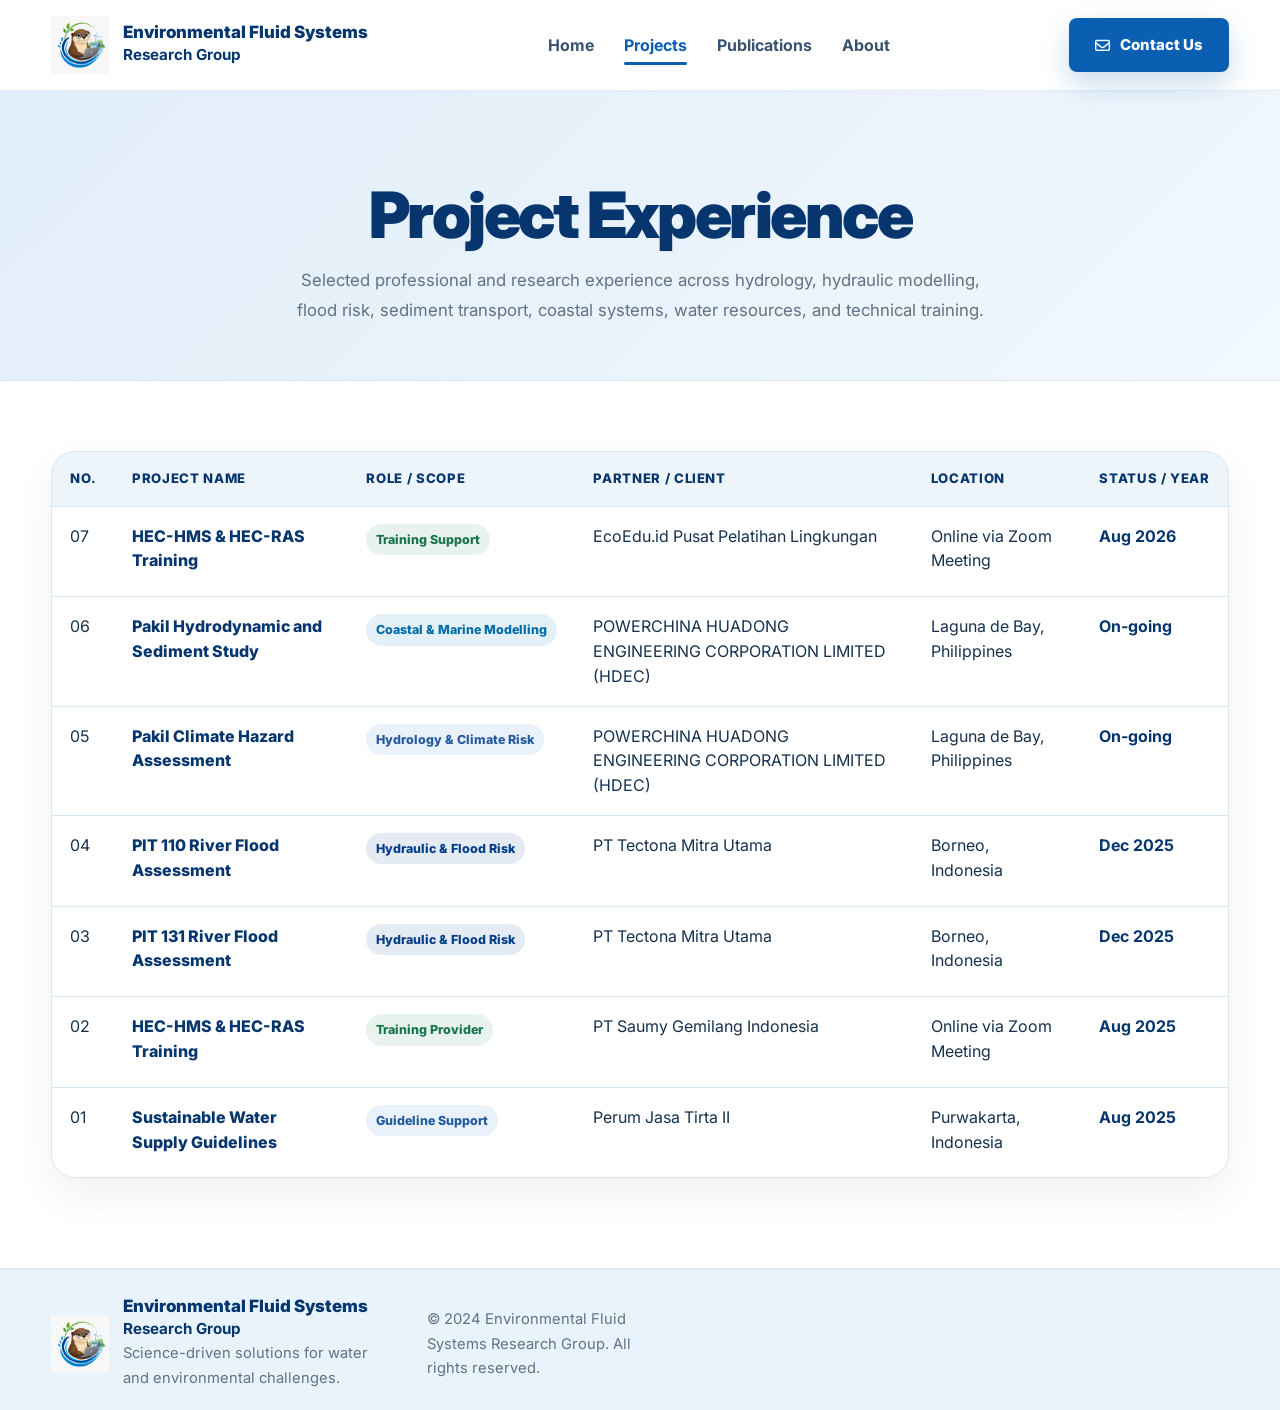
<file: projects.html>
<!DOCTYPE html>
<html lang="en">
<head>
  <meta charset="UTF-8" />
  <meta name="viewport" content="width=device-width, initial-scale=1.0" />

  <title>Projects | Environmental Fluid Systems Research Group</title>

  <link rel="preconnect" href="https://fonts.googleapis.com">
  <link rel="preconnect" href="https://fonts.gstatic.com" crossorigin>
  <link
    href="https://fonts.googleapis.com/css2?family=Inter:wght@400;500;600;700;800;900&display=swap"
    rel="stylesheet"
  >

  <link
    rel="stylesheet"
    href="https://cdnjs.cloudflare.com/ajax/libs/font-awesome/6.5.2/css/all.min.css"
  >

  <link rel="stylesheet" href="style.css" />

  <style>
    /* =========================================
       PROJECT PAGE HEADER
    ========================================= */

    .projects-header {
      padding: 90px 0 55px;
      background:
        linear-gradient(
          135deg,
          rgba(11, 95, 179, 0.09),
          rgba(11, 95, 179, 0.02)
        );
      text-align: center;
      border-bottom: 1px solid var(--line);
    }

    .projects-header .container {
      max-width: 900px;
    }

    .projects-kicker {
      display: inline-block;
      margin-bottom: 14px;
      color: var(--primary);
      font-size: 0.82rem;
      font-weight: 800;
      letter-spacing: 0.12em;
      text-transform: uppercase;
    }

    .projects-header h1 {
      margin: 0 0 18px;
      color: var(--primary-dark);
      font-size: clamp(2.5rem, 5vw, 4.4rem);
      font-weight: 900;
      line-height: 1.05;
      letter-spacing: -0.04em;
    }

    .projects-header p {
      max-width: 720px;
      margin: 0 auto;
      color: var(--muted);
      font-size: 1.05rem;
      line-height: 1.75;
    }

    /* =========================================
       PROJECT SECTION
    ========================================= */

    .projects-section {
      padding: 70px 0 90px;
      background: var(--white);
    }

    .works-intro {
      max-width: 880px;
      margin: 0 auto 35px;
      color: var(--muted);
      line-height: 1.75;
      text-align: center;
    }

    /* =========================================
       PROJECT TABLE
    ========================================= */

    .works-table-wrap {
      overflow-x: auto;
      border: 1px solid var(--line);
      border-radius: 24px;
      background: var(--white);
      box-shadow: 0 18px 45px rgba(7, 20, 38, 0.06);
    }

    .works-table {
      width: 100%;
      border-collapse: collapse;
      min-width: 980px;
      color: var(--text);
    }

    .works-table th {
      padding: 16px 18px;
      background: rgba(11, 95, 179, 0.07);
      color: var(--primary-dark);
      font-size: 0.82rem;
      font-weight: 800;
      text-align: left;
      text-transform: uppercase;
      letter-spacing: 0.05em;
      border-bottom: 1px solid var(--line);
      white-space: nowrap;
    }

    .works-table td {
      padding: 17px 18px;
      border-bottom: 1px solid var(--line);
      vertical-align: top;
      line-height: 1.55;
    }

    .works-table tbody tr {
      transition: background 0.2s ease;
    }

    .works-table tbody tr:hover {
      background: rgba(11, 95, 179, 0.035);
    }

    .works-table tbody tr:last-child td {
      border-bottom: 0;
    }

    .work-title {
      font-weight: 800;
      color: var(--primary-dark);
    }

    .work-type {
      display: inline-block;
      padding: 6px 10px;
      border-radius: 999px;
      background: rgba(11, 95, 179, 0.08);
      color: var(--primary);
      font-size: 0.78rem;
      font-weight: 800;
      white-space: nowrap;
    }

    .work-type.hydrology {
      background: rgba(83, 144, 217, 0.13);
      color: #245b9f;
    }

    .work-type.hydraulic {
      background: rgba(2, 62, 138, 0.10);
      color: #023e8a;
    }

    .work-type.coastal {
      background: rgba(0, 119, 182, 0.11);
      color: #006ca8;
    }

    .work-type.training {
      background: rgba(30, 136, 90, 0.10);
      color: #16734e;
    }

    .work-year {
      white-space: nowrap;
      font-weight: 700;
      color: var(--primary-dark);
    }

    /* =========================================
       RESPONSIVE
    ========================================= */

    @media (max-width: 760px) {
      .projects-header {
        padding: 65px 0 40px;
        text-align: left;
      }

      .projects-header h1 {
        font-size: 2.5rem;
      }

      .projects-header p {
        margin: 0;
      }

      .works-intro {
        text-align: left;
      }

      .projects-section {
        padding: 50px 0 70px;
      }

      .works-table {
        min-width: 780px;
      }
    }
  </style>

</head>

<body>

  <!-- =========================================
       HEADER / NAVIGATION
  ========================================== -->

  <header class="site-header">
    <div class="container nav-wrap">

      <a class="brand" href="index.html">
        <img src="assets/ourlogo.png" alt="EFSRG logo">

        <div>
          <strong>Environmental Fluid Systems</strong>
          <span>Research Group</span>
        </div>
      </a>

      <nav class="nav">
        <ul>
          <li>
            <a href="index.html">Home</a>
          </li>

          <li>
            <a class="active" href="projects.html">Projects</a>
          </li>

          <li>
            <a href="publications.html">Publications</a>
          </li>

          <li>
            <a href="about.html">About</a>
          </li>
        </ul>
      </nav>

      <a class="btn btn-primary header-cta" href="contact.html">
        <i class="fa-regular fa-envelope"></i>
        Contact Us
      </a>

      <button class="menu-btn" aria-label="Open menu">
        <i class="fa-solid fa-bars"></i>
      </button>

    </div>
  </header>


  <!-- =========================================
       SIMPLE PROJECT HEADER
  ========================================== -->

  <section class="projects-header">
    <div class="container">

      <h1>
        Project Experience
      </h1>

      <p>
        Selected professional and research experience across hydrology,
        hydraulic modelling, flood risk, sediment transport, coastal systems,
        water resources, and technical training.
      </p>

    </div>
  </section>


  <!-- =========================================
       PROJECT EXPERIENCE TABLE
  ========================================== -->

  <section class="projects-section">
    <div class="container">

      <div class="works-table-wrap">

        <table class="works-table">

          <thead>
            <tr>
              <th>No.</th>
              <th>Project Name</th>
              <th>Role / Scope</th>
              <th>Partner / Client</th>
              <th>Location</th>
              <th>Status / Year</th>
            </tr>
          </thead>

          <tbody>

            <!-- PROJECT 07 -->

            <tr>
              <td>07</td>

              <td>
                <span class="work-title">
                  HEC-HMS & HEC-RAS Training
                </span>
              </td>

              <td>
                <span class="work-type training">
                  Training Support
                </span>
              </td>

              <td>
                EcoEdu.id Pusat Pelatihan Lingkungan
              </td>

              <td>
                Online via Zoom Meeting
              </td>

              <td>
                <span class="work-year">
                  Aug 2026
                </span>
              </td>
            </tr>


            <!-- PROJECT 06 -->

            <tr>
              <td>06</td>

              <td>
                <span class="work-title">
                  Pakil Hydrodynamic and Sediment Study
                </span>
              </td>

              <td>
                <span class="work-type coastal">
                  Coastal & Marine Modelling
                </span>
              </td>

              <td>
                POWERCHINA HUADONG ENGINEERING CORPORATION LIMITED (HDEC)
              </td>

              <td>
                Laguna de Bay, Philippines
              </td>

              <td>
                <span class="work-year">
                  On-going
                </span>
              </td>
            </tr>


            <!-- PROJECT 05 -->

            <tr>
              <td>05</td>

              <td>
                <span class="work-title">
                  Pakil Climate Hazard Assessment
                </span>
              </td>

              <td>
                <span class="work-type hydrology">
                  Hydrology & Climate Risk
                </span>
              </td>

              <td>
                POWERCHINA HUADONG ENGINEERING CORPORATION LIMITED (HDEC)
              </td>

              <td>
                Laguna de Bay, Philippines
              </td>

              <td>
                <span class="work-year">
                  On-going
                </span>
              </td>
            </tr>


            <!-- PROJECT 04 -->

            <tr>
              <td>04</td>

              <td>
                <span class="work-title">
                  PIT 110 River Flood Assessment
                </span>
              </td>

              <td>
                <span class="work-type hydraulic">
                  Hydraulic & Flood Risk
                </span>
              </td>

              <td>
                PT Tectona Mitra Utama
              </td>

              <td>
                Borneo, Indonesia
              </td>

              <td>
                <span class="work-year">
                  Dec 2025
                </span>
              </td>
            </tr>


            <!-- PROJECT 03 -->

            <tr>
              <td>03</td>

              <td>
                <span class="work-title">
                  PIT 131 River Flood Assessment
                </span>
              </td>

              <td>
                <span class="work-type hydraulic">
                  Hydraulic & Flood Risk
                </span>
              </td>

              <td>
                PT Tectona Mitra Utama
              </td>

              <td>
                Borneo, Indonesia
              </td>

              <td>
                <span class="work-year">
                  Dec 2025
                </span>
              </td>
            </tr>


            <!-- PROJECT 02 -->

            <tr>
              <td>02</td>

              <td>
                <span class="work-title">
                  HEC-HMS & HEC-RAS Training
                </span>
              </td>

              <td>
                <span class="work-type training">
                  Training Provider
                </span>
              </td>

              <td>
                PT Saumy Gemilang Indonesia
              </td>

              <td>
                Online via Zoom Meeting
              </td>

              <td>
                <span class="work-year">
                  Aug 2025
                </span>
              </td>
            </tr>


            <!-- PROJECT 01 -->

            <tr>
              <td>01</td>

              <td>
                <span class="work-title">
                  Sustainable Water Supply Guidelines
                </span>
              </td>

              <td>
                <span class="work-type hydrology">
                  Guideline Support
                </span>
              </td>

              <td>
                Perum Jasa Tirta II
              </td>

              <td>
                Purwakarta, Indonesia
              </td>

              <td>
                <span class="work-year">
                  Aug 2025
                </span>
              </td>
            </tr>

          </tbody>

        </table>

      </div>
    </div>
  </section>


  <!-- =========================================
       FOOTER
  ========================================== -->

  <footer class="footer">
    <div class="container footer-grid">

      <div class="brand">

        <img
          src="assets/ourlogo.png"
          alt="EFSRG logo"
        >

        <div>
          <strong>
            Environmental Fluid Systems
          </strong>

          <span>
            Research Group
          </span>

          <p>
            Science-driven solutions for water and environmental challenges.
          </p>
        </div>

      </div>

      <p class="copyright">
        © 2024 Environmental Fluid Systems Research Group.
        All rights reserved.
      </p>

    </div>
  </footer>


  <!-- =========================================
       MAIN JAVASCRIPT
  ========================================== -->

  <script src="script.js"></script>

</body>
</html>
</file>
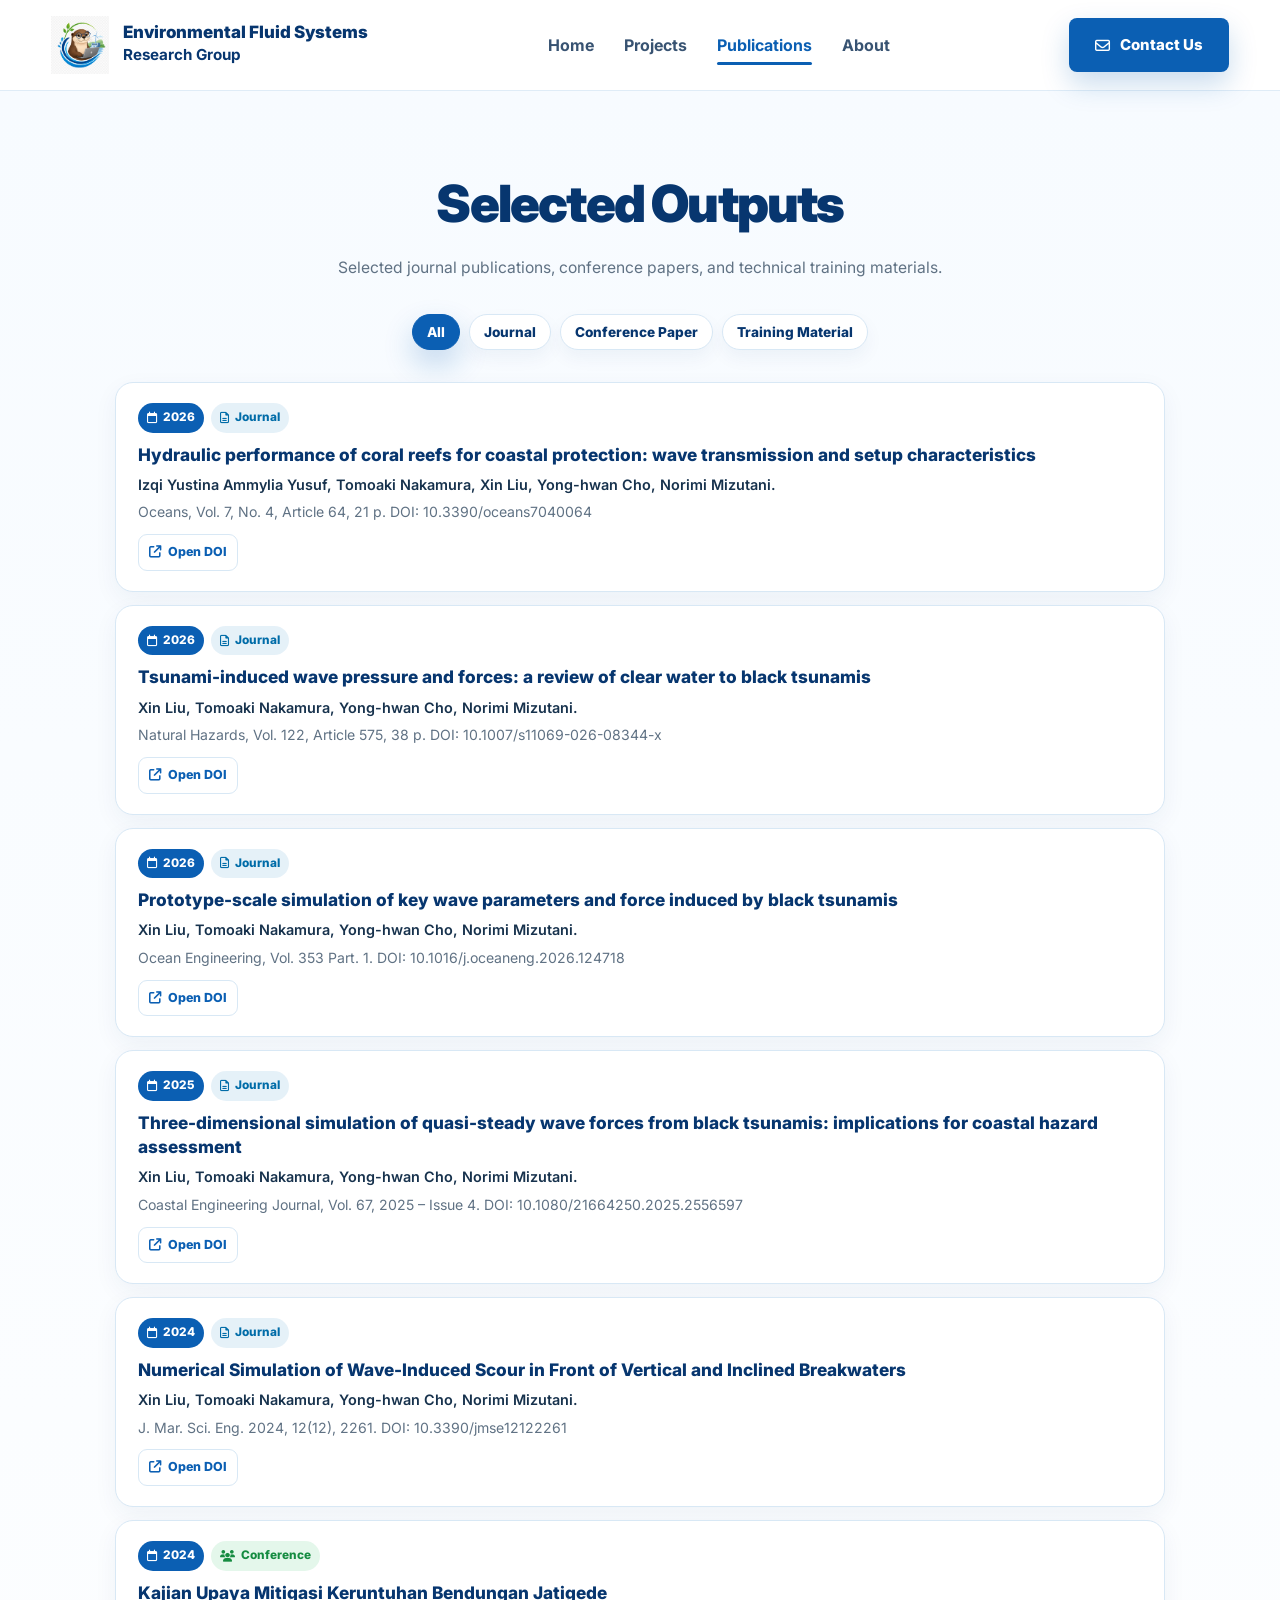
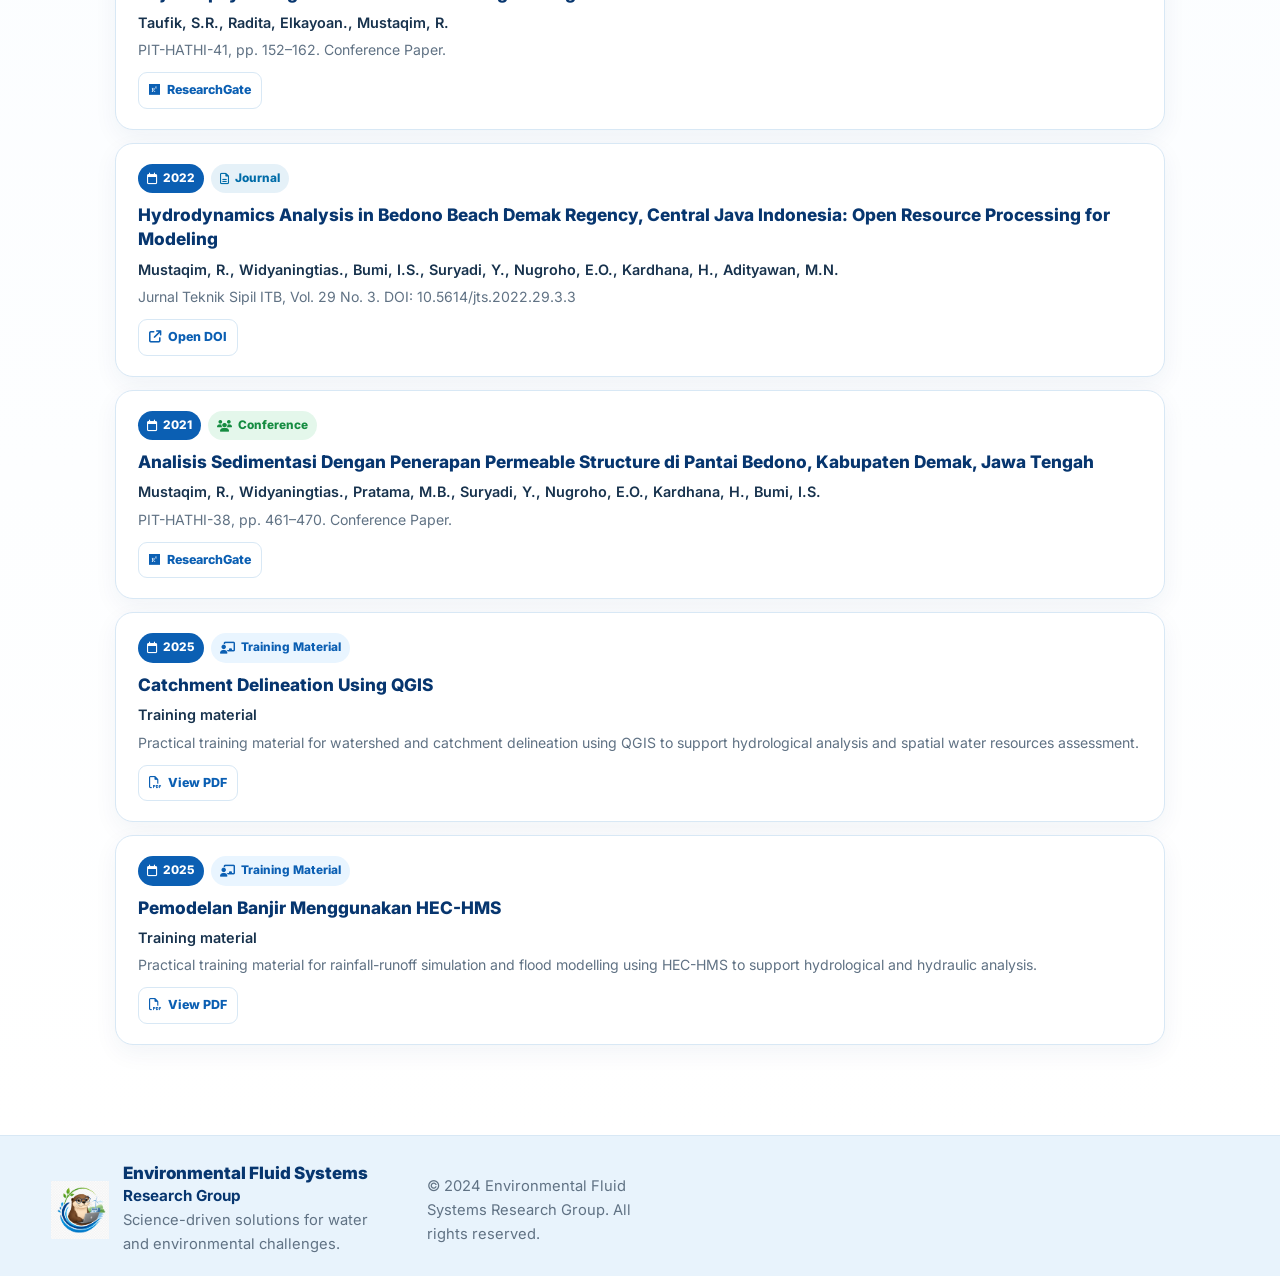
<file: publications.html>
<!DOCTYPE html>
<html lang="en">

<head>

  <meta charset="UTF-8" />

  <meta name="viewport" content="width=device-width, initial-scale=1.0" />

  <title>
    Publications | Environmental Fluid Systems Research Group
  </title>


  <!-- GOOGLE FONT -->

  <link
    rel="preconnect"
    href="https://fonts.googleapis.com"
  >

  <link
    rel="preconnect"
    href="https://fonts.gstatic.com"
    crossorigin
  >

  <link
    href="https://fonts.googleapis.com/css2?family=Inter:wght@400;500;600;700;800;900&display=swap"
    rel="stylesheet"
  >


  <!-- FONT AWESOME -->

  <link
    rel="stylesheet"
    href="https://cdnjs.cloudflare.com/ajax/libs/font-awesome/6.5.2/css/all.min.css"
  >


  <!-- MAIN CSS -->

  <link
    rel="stylesheet"
    href="style.css"
  />



  <style>


    /* =====================================================
       PUBLICATION SECTION
    ====================================================== */

    .publications-section {

      padding: 70px 0 90px;

      background:
        linear-gradient(
          180deg,
          #f7fbff 0%,
          #ffffff 100%
        );

    }



    /* =====================================================
       SECTION TITLE
    ====================================================== */

    .publications-heading {

      text-align: center;

      margin-bottom: 32px;

    }


    .publications-heading h1 {

      margin: 0 0 10px;

      color: var(--primary-dark);

      font-size:
        clamp(2rem, 4vw, 3.2rem);

      font-weight: 900;

      letter-spacing: -0.035em;

    }


    .publications-heading p {

      max-width: 700px;

      margin: 0 auto;

      color: var(--muted);

      font-size: .98rem;

      line-height: 1.7;

    }



    /* =====================================================
       FILTER
    ====================================================== */

    .pub-filter {

      display: flex;

      flex-wrap: wrap;

      justify-content: center;

      gap: 9px;

      margin-bottom: 32px;

    }


    .filter-btn {

      border:
        1px solid var(--line);

      background: #fff;

      color:
        var(--primary-dark);

      border-radius: 999px;

      padding:
        9px 14px;

      font-family: inherit;

      font-weight: 800;

      font-size: .85rem;

      cursor: pointer;

      transition: .2s ease;

    }


    .filter-btn:hover,
    .filter-btn.active {

      background:
        var(--primary);

      color: #fff;

      border-color:
        var(--primary);

    }



    /* =====================================================
       PUBLICATION LIST
    ====================================================== */

    .pub-list {

      display: grid;

      gap: 13px;

      max-width: 1050px;

      margin: 0 auto;

    }



    /* =====================================================
       COMPACT PUBLICATION CARD
    ====================================================== */

    .pub-card {

      padding: 20px 22px;

      background: #fff;

      border:
        1px solid var(--line);

      border-radius: 18px;

      box-shadow:
        0 8px 24px
        rgba(7, 54, 111, .055);

      transition:
        transform .2s ease,
        box-shadow .2s ease,
        border-color .2s ease;

    }


    .pub-card:hover {

      transform:
        translateY(-2px);

      border-color:
        rgba(11, 95, 179, .25);

      box-shadow:
        0 13px 30px
        rgba(7, 54, 111, .09);

    }



    /* =====================================================
       TOP META
       YEAR + TYPE
    ====================================================== */

    .pub-meta {

      display: flex;

      flex-wrap: wrap;

      align-items: center;

      gap: 7px;

      margin-bottom: 10px;

    }



    .pub-year-small {

      display: inline-flex;

      align-items: center;

      gap: 6px;

      padding:
        5px 9px;

      border-radius: 999px;

      background:
        var(--primary);

      color: #fff;

      font-size: .74rem;

      font-weight: 800;

    }



    .pub-tag {

      display: inline-flex;

      align-items: center;

      gap: 6px;

      padding:
        5px 9px;

      border-radius: 999px;

      background:
        var(--primary-soft);

      color:
        var(--primary);

      font-size: .74rem;

      font-weight: 800;

    }



    .pub-tag.green {

      background:
        rgba(37, 184, 90, .12);

      color:
        var(--green-dark);

    }



    .pub-tag.blue {

      background:
        rgba(0, 119, 182, .10);

      color: #006ca8;

    }



    /* =====================================================
       TITLE
    ====================================================== */

    .pub-content h3 {

      margin:
        0 0 7px;

      color:
        var(--primary-dark);

      font-size: 1.08rem;

      line-height: 1.4;

      font-weight: 800;

    }



    /* =====================================================
       AUTHORS
    ====================================================== */

    .pub-authors {

      color:
        var(--text);

      font-weight: 600;

      font-size: .9rem;

      margin-bottom: 6px;

      line-height: 1.5;

    }



    /* =====================================================
       SOURCE / JOURNAL / CONFERENCE
    ====================================================== */

    .pub-source {

      color:
        var(--muted);

      line-height: 1.55;

      font-size: .88rem;

      margin-bottom: 11px;

    }



    /* =====================================================
       LINKS
    ====================================================== */

    .pub-actions {

      display: flex;

      flex-wrap: wrap;

      gap: 8px;

    }



    .pub-link {

      display: inline-flex;

      align-items: center;

      gap: 7px;

      padding:
        7px 10px;

      border-radius: 9px;

      background: #fff;

      border:
        1px solid var(--line);

      color:
        var(--primary);

      font-weight: 800;

      font-size: .78rem;

      text-decoration: none;

      transition: .2s ease;

    }


    .pub-link:hover {

      background:
        var(--primary);

      color: #fff;

      border-color:
        var(--primary);

    }



    /* =====================================================
       MOBILE
    ====================================================== */

    @media (max-width: 720px) {


      .publications-section {

        padding:
          48px 0 65px;

      }


      .publications-heading {

        text-align: left;

      }


      .publications-heading p {

        margin: 0;

      }


      .pub-filter {

        justify-content: flex-start;

      }


      .pub-card {

        padding:
          17px 16px;

      }


      .pub-content h3 {

        font-size: 1rem;

      }


    }


  </style>

</head>



<body>



<!-- =====================================================
     HEADER
====================================================== -->

<header class="site-header">

  <div class="container nav-wrap">


    <a
      class="brand"
      href="index.html"
    >

      <img
        src="assets/ourlogo.png"
        alt="EFSRG logo"
      >

      <div>

        <strong>
          Environmental Fluid Systems
        </strong>

        <span>
          Research Group
        </span>

      </div>

    </a>



    <nav class="nav">

      <ul>

        <li>
          <a href="index.html">
            Home
          </a>
        </li>


        <li>
          <a href="projects.html">
            Projects
          </a>
        </li>


        <li>
          <a
            class="active"
            href="publications.html"
          >
            Publications
          </a>
        </li>


        <li>
          <a href="about.html">
            About
          </a>
        </li>

      </ul>

    </nav>



    <a
      class="btn btn-primary header-cta"
      href="contact.html"
    >

      <i class="fa-regular fa-envelope"></i>

      Contact Us

    </a>



    <button
      class="menu-btn"
      aria-label="Open menu"
    >

      <i class="fa-solid fa-bars"></i>

    </button>


  </div>

</header>





<!-- =====================================================
     SELECTED OUTPUTS
====================================================== -->

<section class="publications-section">

  <div class="container">



    <!-- TITLE -->

    <div class="publications-heading">

      <h1>
        Selected Outputs
      </h1>

      <p>
        Selected journal publications,
        conference papers,
        and technical training materials.
      </p>

    </div>





    <!-- FILTER -->

    <div class="pub-filter">


      <button
        class="filter-btn active"
        onclick="filterPublications('all', this)"
      >
        All
      </button>



      <button
        class="filter-btn"
        onclick="filterPublications('journal', this)"
      >
        Journal
      </button>



      <button
        class="filter-btn"
        onclick="filterPublications('conference', this)"
      >
        Conference Paper
      </button>



      <button
        class="filter-btn"
        onclick="filterPublications('training', this)"
      >
        Training Material
      </button>


    </div>





    <!-- =================================================
         PUBLICATION LIST
    ================================================== -->

    <div class="pub-list">





      <!-- ===============================================
           2026 JOURNAL
      ================================================ -->

<article
  class="pub-card"
  data-category="journal"
>

  <div class="pub-meta">

    <span class="pub-year-small">
      <i class="fa-regular fa-calendar"></i>
      2026
    </span>

    <span class="pub-tag blue">
      <i class="fa-regular fa-file-lines"></i>
      Journal
    </span>

  </div>


  <div class="pub-content">

    <h3>
      Hydraulic performance of coral reefs for coastal protection:
      wave transmission and setup characteristics
    </h3>

    <div class="pub-authors">
      Izqi Yustina Ammylia Yusuf,
      Tomoaki Nakamura,
      Xin Liu,
      Yong-hwan Cho,
      Norimi Mizutani.
    </div>

    <div class="pub-source">
      Oceans,
      Vol. 7, No. 4, Article 64, 21 p.
      DOI: 10.3390/oceans7040064
    </div>

    <div class="pub-actions">

      <a
        class="pub-link"
        href="https://doi.org/10.3390/oceans7040064"
        target="_blank"
        rel="noopener noreferrer"
      >
        <i class="fa-solid fa-arrow-up-right-from-square"></i>
        Open DOI
      </a>

    </div>

  </div>

</article>


<article
  class="pub-card"
  data-category="journal"
>

  <div class="pub-meta">

    <span class="pub-year-small">
      <i class="fa-regular fa-calendar"></i>
      2026
    </span>

    <span class="pub-tag blue">
      <i class="fa-regular fa-file-lines"></i>
      Journal
    </span>

  </div>


  <div class="pub-content">

    <h3>
      Tsunami-induced wave pressure and forces:
      a review of clear water to black tsunamis
    </h3>

    <div class="pub-authors">
      Xin Liu,
      Tomoaki Nakamura,
      Yong-hwan Cho,
      Norimi Mizutani.
    </div>

    <div class="pub-source">
      Natural Hazards,
      Vol. 122, Article 575, 38 p.
      DOI: 10.1007/s11069-026-08344-x
    </div>

    <div class="pub-actions">

      <a
        class="pub-link"
        href="https://doi.org/10.1007/s11069-026-08344-x"
        target="_blank"
        rel="noopener noreferrer"
      >
        <i class="fa-solid fa-arrow-up-right-from-square"></i>
        Open DOI
      </a>

    </div>

  </div>

</article>



      
      <article
        class="pub-card"
        data-category="journal"
      >


        <div class="pub-meta">


          <span class="pub-year-small">

            <i class="fa-regular fa-calendar"></i>

            2026

          </span>


          <span class="pub-tag blue">

            <i class="fa-regular fa-file-lines"></i>

            Journal

          </span>


        </div>



        <div class="pub-content">


          <h3>

            Prototype-scale simulation of key wave parameters
            and force induced by black tsunamis

          </h3>



          <div class="pub-authors">

            Xin Liu,
            Tomoaki Nakamura,
            Yong-hwan Cho,
            Norimi Mizutani.

          </div>



          <div class="pub-source">

            Ocean Engineering,
            Vol. 353 Part. 1.
            DOI: 10.1016/j.oceaneng.2026.124718

          </div>



          <div class="pub-actions">


            <a
              class="pub-link"
              href="https://doi.org/10.1016/j.oceaneng.2026.124718"
              target="_blank"
            >

              <i class="fa-solid fa-arrow-up-right-from-square"></i>

              Open DOI

            </a>


          </div>


        </div>


      </article>







      <!-- ===============================================
           2025 JOURNAL
      ================================================ -->

      <article
        class="pub-card"
        data-category="journal"
      >


        <div class="pub-meta">


          <span class="pub-year-small">

            <i class="fa-regular fa-calendar"></i>

            2025

          </span>


          <span class="pub-tag blue">

            <i class="fa-regular fa-file-lines"></i>

            Journal

          </span>


        </div>



        <div class="pub-content">


          <h3>

            Three-dimensional simulation of quasi-steady wave
            forces from black tsunamis:
            implications for coastal hazard assessment

          </h3>



          <div class="pub-authors">

            Xin Liu,
            Tomoaki Nakamura,
            Yong-hwan Cho,
            Norimi Mizutani.

          </div>



          <div class="pub-source">

            Coastal Engineering Journal,
            Vol. 67,
            2025 – Issue 4.
            DOI: 10.1080/21664250.2025.2556597

          </div>



          <div class="pub-actions">


            <a
              class="pub-link"
              href="https://doi.org/10.1080/21664250.2025.2556597"
              target="_blank"
            >

              <i class="fa-solid fa-arrow-up-right-from-square"></i>

              Open DOI

            </a>


          </div>


        </div>


      </article>







      <!-- ===============================================
           2024 JOURNAL
      ================================================ -->

      <article
        class="pub-card"
        data-category="journal"
      >


        <div class="pub-meta">


          <span class="pub-year-small">

            <i class="fa-regular fa-calendar"></i>

            2024

          </span>


          <span class="pub-tag blue">

            <i class="fa-regular fa-file-lines"></i>

            Journal

          </span>


        </div>



        <div class="pub-content">


          <h3>

            Numerical Simulation of Wave-Induced Scour
            in Front of Vertical and Inclined Breakwaters

          </h3>



          <div class="pub-authors">

            Xin Liu,
            Tomoaki Nakamura,
            Yong-hwan Cho,
            Norimi Mizutani.

          </div>



          <div class="pub-source">

            J. Mar. Sci. Eng.
            2024,
            12(12),
            2261.
            DOI: 10.3390/jmse12122261

          </div>



          <div class="pub-actions">


            <a
              class="pub-link"
              href="https://doi.org/10.3390/jmse12122261"
              target="_blank"
            >

              <i class="fa-solid fa-arrow-up-right-from-square"></i>

              Open DOI

            </a>


          </div>


        </div>


      </article>







      <!-- ===============================================
           2024 CONFERENCE
      ================================================ -->

      <article
        class="pub-card"
        data-category="conference"
      >


        <div class="pub-meta">


          <span class="pub-year-small">

            <i class="fa-regular fa-calendar"></i>

            2024

          </span>


          <span class="pub-tag green">

            <i class="fa-solid fa-users"></i>

            Conference

          </span>


        </div>



        <div class="pub-content">


          <h3>

            Kajian Upaya Mitigasi Keruntuhan Bendungan Jatigede

          </h3>



          <div class="pub-authors">

            Taufik, S.R.,
            Radita,
            Elkayoan.,
            Mustaqim, R.

          </div>



          <div class="pub-source">

            PIT-HATHI-41,
            pp. 152–162.
            Conference Paper.

          </div>



          <div class="pub-actions">


            <a
              class="pub-link"
              href="https://www.researchgate.net/publication/393512660_Kajian_Upaya_Mitigasi_Keruntuhan_Bendungan_Dambreak_Jatigede"
              target="_blank"
            >

              <i class="fa-brands fa-researchgate"></i>

              ResearchGate

            </a>


          </div>


        </div>


      </article>







      <!-- ===============================================
           2022 JOURNAL
      ================================================ -->

      <article
        class="pub-card"
        data-category="journal"
      >


        <div class="pub-meta">


          <span class="pub-year-small">

            <i class="fa-regular fa-calendar"></i>

            2022

          </span>


          <span class="pub-tag blue">

            <i class="fa-regular fa-file-lines"></i>

            Journal

          </span>


        </div>



        <div class="pub-content">


          <h3>

            Hydrodynamics Analysis in Bedono Beach Demak Regency,
            Central Java Indonesia:
            Open Resource Processing for Modeling

          </h3>



          <div class="pub-authors">

            Mustaqim, R.,
            Widyaningtias.,
            Bumi, I.S.,
            Suryadi, Y.,
            Nugroho, E.O.,
            Kardhana, H.,
            Adityawan, M.N.

          </div>



          <div class="pub-source">

            Jurnal Teknik Sipil ITB,
            Vol. 29 No. 3.
            DOI: 10.5614/jts.2022.29.3.3

          </div>



          <div class="pub-actions">


            <a
              class="pub-link"
              href="https://doi.org/10.5614/jts.2022.29.3.3"
              target="_blank"
            >

              <i class="fa-solid fa-arrow-up-right-from-square"></i>

              Open DOI

            </a>


          </div>


        </div>


      </article>







      <!-- ===============================================
           2021 CONFERENCE
      ================================================ -->

      <article
        class="pub-card"
        data-category="conference"
      >


        <div class="pub-meta">


          <span class="pub-year-small">

            <i class="fa-regular fa-calendar"></i>

            2021

          </span>


          <span class="pub-tag green">

            <i class="fa-solid fa-users"></i>

            Conference

          </span>


        </div>



        <div class="pub-content">


          <h3>

            Analisis Sedimentasi Dengan Penerapan
            Permeable Structure di Pantai Bedono,
            Kabupaten Demak,
            Jawa Tengah

          </h3>



          <div class="pub-authors">

            Mustaqim, R.,
            Widyaningtias.,
            Pratama, M.B.,
            Suryadi, Y.,
            Nugroho, E.O.,
            Kardhana, H.,
            Bumi, I.S.

          </div>



          <div class="pub-source">

            PIT-HATHI-38,
            pp. 461–470.
            Conference Paper.

          </div>



          <div class="pub-actions">


            <a
              class="pub-link"
              href="https://www.researchgate.net/publication/358904362_ANALISIS_SEDIMENTASI_DENGAN_PENERAPAN_PERMEABLE_STRUCTURE_DI_PANTAI_BEDONO_KABUPATEN_DEMAK_JAWA_TENGAH"
              target="_blank"
            >

              <i class="fa-brands fa-researchgate"></i>

              ResearchGate

            </a>


          </div>


        </div>


      </article>







      <!-- ===============================================
           TRAINING 2025
      ================================================ -->

      <article
        class="pub-card"
        data-category="training"
      >


        <div class="pub-meta">


          <span class="pub-year-small">

            <i class="fa-regular fa-calendar"></i>

            2025

          </span>


          <span class="pub-tag">

            <i class="fa-solid fa-chalkboard-user"></i>

            Training Material

          </span>


        </div>



        <div class="pub-content">


          <h3>

            Catchment Delineation Using QGIS

          </h3>



          <div class="pub-authors">

            Training material

          </div>



          <div class="pub-source">

            Practical training material for watershed
            and catchment delineation using QGIS
            to support hydrological analysis
            and spatial water resources assessment.

          </div>



          <div class="pub-actions">


            <a
              class="pub-link"
              href="assets/training/catchment-delineation-using-qgis.pdf"
              target="_blank"
            >

              <i class="fa-regular fa-file-pdf"></i>

              View PDF

            </a>


          </div>


        </div>


      </article>







      <!-- ===============================================
           TRAINING 2025
      ================================================ -->

      <article
        class="pub-card"
        data-category="training"
      >


        <div class="pub-meta">


          <span class="pub-year-small">

            <i class="fa-regular fa-calendar"></i>

            2025

          </span>


          <span class="pub-tag">

            <i class="fa-solid fa-chalkboard-user"></i>

            Training Material

          </span>


        </div>



        <div class="pub-content">


          <h3>

            Pemodelan Banjir Menggunakan HEC-HMS

          </h3>



          <div class="pub-authors">

            Training material

          </div>



          <div class="pub-source">

            Practical training material for rainfall-runoff
            simulation and flood modelling using HEC-HMS
            to support hydrological and hydraulic analysis.

          </div>



          <div class="pub-actions">


            <a
              class="pub-link"
              href="assets/training/pemodelan-banjir-menggunakan-hec-hms.pdf"
              target="_blank"
            >

              <i class="fa-regular fa-file-pdf"></i>

              View PDF

            </a>


          </div>


        </div>


      </article>




    </div>

  </div>

</section>





<!-- =====================================================
     FOOTER
====================================================== -->

<footer class="footer">

  <div class="container footer-grid">


    <div class="brand">

      <img
        src="assets/ourlogo.png"
        alt="EFSRG logo"
      >


      <div>

        <strong>
          Environmental Fluid Systems
        </strong>

        <span>
          Research Group
        </span>

        <p>
          Science-driven solutions for water
          and environmental challenges.
        </p>

      </div>

    </div>



    <p class="copyright">

      © 2024 Environmental Fluid Systems Research Group.
      All rights reserved.

    </p>


  </div>

</footer>





<!-- =====================================================
     JAVASCRIPT
====================================================== -->

<script src="script.js"></script>



<script>

  function filterPublications(category, button) {

    const cards =
      document.querySelectorAll(".pub-card");

    const buttons =
      document.querySelectorAll(".filter-btn");


    buttons.forEach(btn =>
      btn.classList.remove("active")
    );


    button.classList.add("active");


    cards.forEach(card => {

      if (
        category === "all" ||
        card.dataset.category === category
      ) {

        card.style.display = "block";

      }

      else {

        card.style.display = "none";

      }

    });

  }

</script>



</body>

</html>
</file>
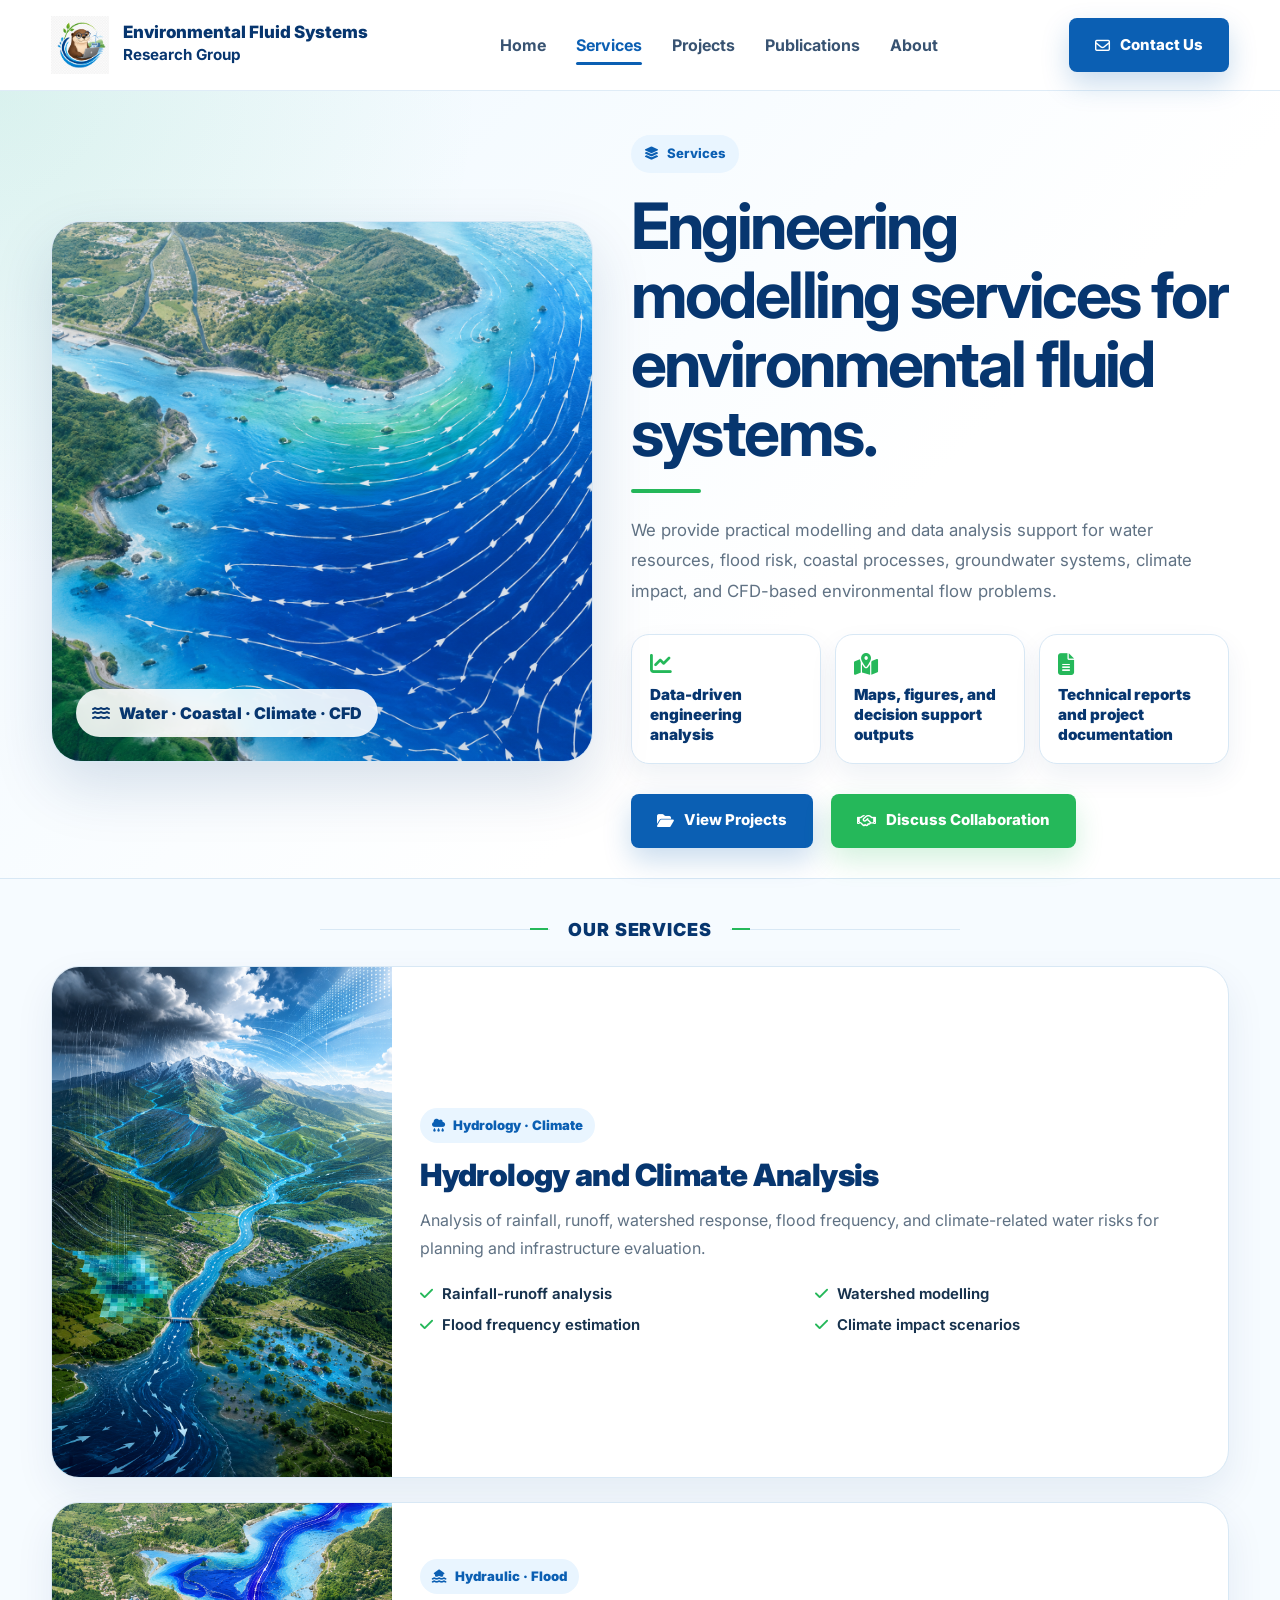
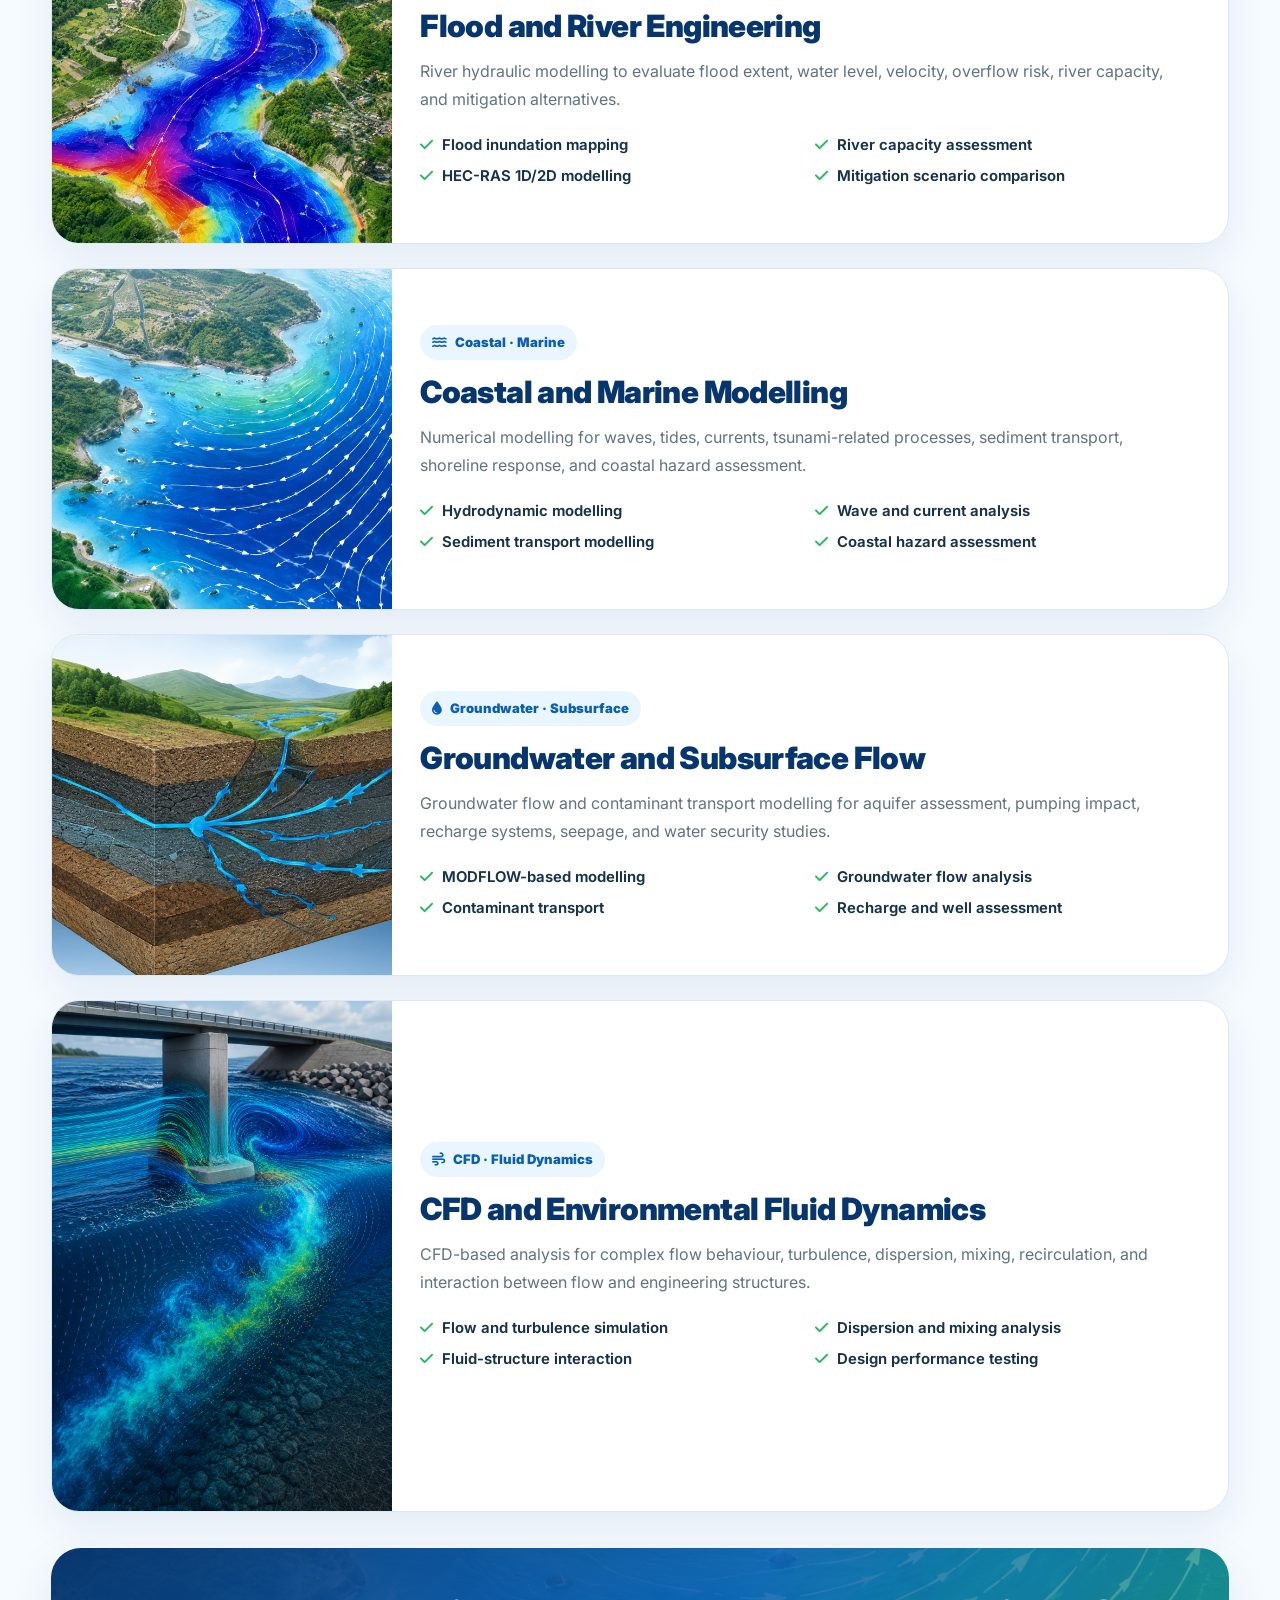
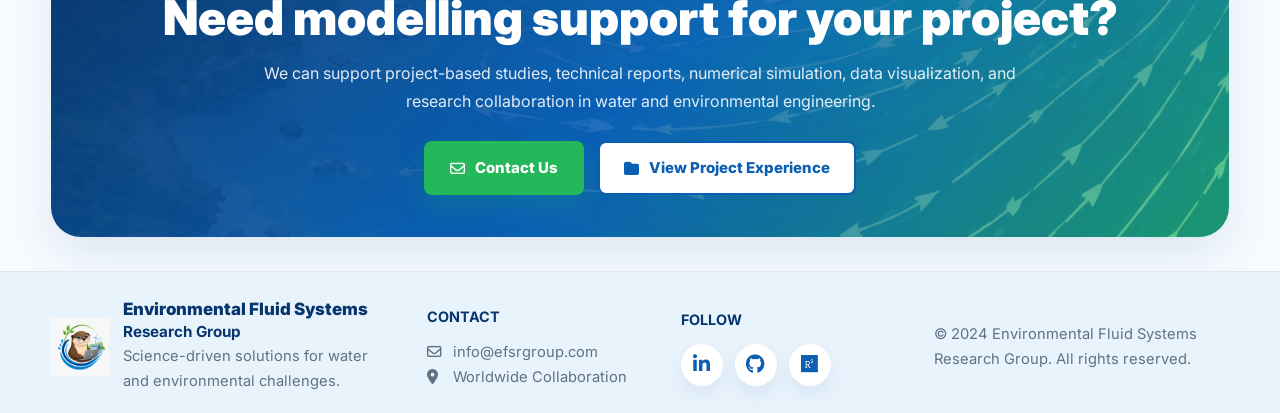
<file: services.html>
<!DOCTYPE html>
<html lang="en">
<head>
  <meta charset="UTF-8" />
  <meta name="viewport" content="width=device-width, initial-scale=1.0" />
  <title>Services | Environmental Fluid Systems Research Group</title>

  <link rel="preconnect" href="https://fonts.googleapis.com">
  <link rel="preconnect" href="https://fonts.gstatic.com" crossorigin>
  <link href="https://fonts.googleapis.com/css2?family=Inter:wght@400;500;600;700;800;900&display=swap" rel="stylesheet">

  <link rel="stylesheet" href="https://cdnjs.cloudflare.com/ajax/libs/font-awesome/6.5.2/css/all.min.css">
  <link rel="stylesheet" href="style.css" />

  <style>
    .services-main {
      padding: 44px 0 30px;
      background:
        radial-gradient(circle at top left, rgba(37, 184, 90, 0.10), transparent 32%),
        linear-gradient(135deg, #eef8ff 0%, #ffffff 64%);
      border-bottom: 1px solid var(--line);
    }

    .services-intro {
      display: grid;
      grid-template-columns: 0.95fr 1.05fr;
      gap: 38px;
      align-items: center;
    }

    .services-intro-img {
      position: relative;
      overflow: hidden;
      border-radius: 30px;
      min-height: 440px;
      box-shadow: 0 24px 60px rgba(7, 54, 111, 0.15);
      border: 1px solid var(--line);
      background: var(--soft);
    }

    .services-intro-img img {
      width: 100%;
      height: 100%;
      min-height: 440px;
      object-fit: cover;
    }

    .services-intro-img::after {
      content: "";
      position: absolute;
      inset: 0;
      background:
        linear-gradient(
          180deg,
          rgba(7, 54, 111, 0.02) 0%,
          rgba(7, 54, 111, 0.18) 100%
        );
    }

    .services-intro-badge {
      position: absolute;
      left: 24px;
      bottom: 24px;
      z-index: 2;
      display: inline-flex;
      align-items: center;
      gap: 9px;
      padding: 11px 16px;
      border-radius: 999px;
      background: rgba(255, 255, 255, 0.88);
      color: var(--primary-dark);
      font-weight: 900;
      box-shadow: 0 12px 28px rgba(7, 54, 111, 0.14);
      backdrop-filter: blur(10px);
    }

    .services-intro-text .eyebrow-service {
      display: inline-flex;
      align-items: center;
      gap: 8px;
      padding: 8px 13px;
      border-radius: 999px;
      background: var(--primary-soft);
      color: var(--primary);
      font-size: .82rem;
      font-weight: 800;
      margin-bottom: 18px;
    }

    .services-intro-text h1 {
      max-width: 860px;
      margin: 0;
      color: var(--primary-dark);
      font-size: clamp(2.2rem, 5vw, 4.1rem);
      line-height: 1.08;
      letter-spacing: -0.04em;
    }

    .services-intro-text p {
      max-width: 760px;
      margin-top: 20px;
      color: var(--muted);
      font-size: 1.05rem;
      line-height: 1.8;
    }

    .service-highlights {
      display: grid;
      grid-template-columns: repeat(3, 1fr);
      gap: 14px;
      margin-top: 28px;
    }

    .service-highlight {
      background: #fff;
      border: 1px solid var(--line);
      border-radius: 18px;
      padding: 18px;
      box-shadow: 0 12px 28px rgba(7, 54, 111, 0.07);
    }

    .service-highlight i {
      color: var(--green);
      font-size: 1.35rem;
      margin-bottom: 10px;
    }

    .service-highlight strong {
      display: block;
      color: var(--primary-dark);
      font-weight: 900;
      line-height: 1.3;
      font-size: .95rem;
    }

    .services-simple-list {
      display: grid;
      gap: 24px;
    }

    .service-simple-card {
      display: grid;
      grid-template-columns: 340px 1fr;
      gap: 28px;
      align-items: stretch;
      background: #fff;
      border: 1px solid var(--line);
      border-radius: 28px;
      overflow: hidden;
      box-shadow: 0 16px 38px rgba(7, 54, 111, 0.08);
      transition: 0.25s ease;
    }

    .service-simple-card:hover {
      transform: translateY(-4px);
      border-color: rgba(11, 95, 179, 0.24);
      box-shadow: 0 22px 50px rgba(7, 54, 111, 0.12);
    }

    .service-simple-img {
      min-height: 280px;
      background: var(--soft);
      overflow: hidden;
    }

    .service-simple-img img {
      width: 100%;
      height: 100%;
      min-height: 280px;
      object-fit: cover;
    }

    .service-simple-body {
      padding: 32px 32px 32px 0;
      display: flex;
      flex-direction: column;
      justify-content: center;
    }

    .service-simple-label {
      display: inline-flex;
      align-items: center;
      gap: 8px;
      width: fit-content;
      padding: 7px 12px;
      border-radius: 999px;
      background: var(--primary-soft);
      color: var(--primary);
      font-size: .82rem;
      font-weight: 900;
      margin-bottom: 14px;
    }

    .service-simple-body h3 {
      margin: 0 0 12px;
      color: var(--primary-dark);
      font-size: clamp(1.35rem, 2.4vw, 2rem);
      line-height: 1.18;
      font-weight: 900;
      letter-spacing: -0.02em;
    }

    .service-simple-body p {
      color: var(--muted);
      line-height: 1.75;
      margin-bottom: 18px;
      max-width: 760px;
    }

    .service-points {
      display: grid;
      grid-template-columns: repeat(2, minmax(0, 1fr));
      gap: 10px 14px;
      margin-top: 4px;
    }

    .service-points span {
      display: flex;
      align-items: flex-start;
      gap: 9px;
      color: var(--text);
      font-size: .93rem;
      line-height: 1.45;
      font-weight: 650;
    }

    .service-points i {
      color: var(--green);
      margin-top: 3px;
      flex: 0 0 auto;
    }

    .service-cta {
      margin-top: 36px;
      padding: 42px;
      border-radius: 30px;
      background:
        linear-gradient(135deg, rgba(7, 54, 111, 0.96), rgba(11, 95, 179, 0.90), rgba(37, 184, 90, 0.72)),
        url("assets/project-coastal.png") center/cover no-repeat;
      color: #fff;
      box-shadow: var(--shadow);
      text-align: center;
    }

    .service-cta h2 {
      font-size: clamp(1.8rem, 4vw, 3rem);
      line-height: 1.15;
      margin-bottom: 14px;
      font-weight: 900;
    }

    .service-cta p {
      max-width: 760px;
      margin: 0 auto 26px;
      color: rgba(255, 255, 255, 0.88);
      line-height: 1.75;
    }

    .service-cta-actions {
      display: flex;
      justify-content: center;
      flex-wrap: wrap;
      gap: 14px;
    }

    @media (max-width: 1020px) {
      .services-intro {
        grid-template-columns: 1fr;
      }

      .service-highlights {
        grid-template-columns: 1fr;
      }

      .service-simple-card {
        grid-template-columns: 1fr;
      }

      .service-simple-body {
        padding: 28px;
      }

      .service-simple-img,
      .service-simple-img img {
        min-height: 260px;
      }
    }

    @media (max-width: 620px) {
      .services-main {
        padding: 28px 0 22px;
      }

      .services-intro-img,
      .services-intro-img img {
        min-height: 320px;
      }

      .services-intro-badge {
        left: 16px;
        bottom: 16px;
        font-size: .86rem;
      }

      .service-points {
        grid-template-columns: 1fr;
      }

      .service-cta {
        padding: 32px 22px;
      }

      .service-cta-actions .btn {
        width: 100%;
      }
    }
  </style>
</head>

<body>

<header class="site-header">
  <div class="container nav-wrap">
    <a class="brand" href="index.html">
      <img src="assets/ourlogo.png" alt="EFSRG logo">
      <div>
        <strong>Environmental Fluid Systems</strong>
        <span>Research Group</span>
      </div>
    </a>

    <nav class="nav">
      <ul>
        <li><a href="index.html">Home</a></li>
        <li><a class="active" href="services.html">Services</a></li>
        <li><a href="projects.html">Projects</a></li>
        <li><a href="publications.html">Publications</a></li>
        <li><a href="about.html">About</a></li>
      </ul>
    </nav>

    <a class="btn btn-primary header-cta" href="contact.html">
      <i class="fa-regular fa-envelope"></i> Contact Us
    </a>

    <button class="menu-btn" aria-label="Open menu">
      <i class="fa-solid fa-bars"></i>
    </button>
  </div>
</header>

<section class="services-main">
  <div class="container">
    <div class="services-intro">

      <div class="services-intro-img">
        <img src="assets/project-coastal.png" alt="Environmental fluid systems modelling services">
        <div class="services-intro-badge">
          <i class="fa-solid fa-water"></i>
          Water · Coastal · Climate · CFD
        </div>
      </div>

      <div class="services-intro-text">
        <div class="eyebrow-service">
          <i class="fa-solid fa-layer-group"></i>
          Services
        </div>

        <h1>Engineering modelling services for environmental fluid systems.</h1>

        <div class="accent-line"></div>

        <p>
          We provide practical modelling and data analysis support for water resources,
          flood risk, coastal processes, groundwater systems, climate impact, and CFD-based
          environmental flow problems.
        </p>

        <div class="service-highlights">
          <div class="service-highlight">
            <i class="fa-solid fa-chart-line"></i>
            <strong>Data-driven engineering analysis</strong>
          </div>

          <div class="service-highlight">
            <i class="fa-solid fa-map-location-dot"></i>
            <strong>Maps, figures, and decision support outputs</strong>
          </div>

          <div class="service-highlight">
            <i class="fa-solid fa-file-lines"></i>
            <strong>Technical reports and project documentation</strong>
          </div>
        </div>

        <div class="hero-actions">
          <a class="btn btn-primary" href="projects.html">
            <i class="fa-solid fa-folder-open"></i> View Projects
          </a>

          <a class="btn btn-green" href="contact.html">
            <i class="fa-regular fa-handshake"></i> Discuss Collaboration
          </a>
        </div>
      </div>

    </div>
  </div>
</section>

<section class="section section-soft">
  <div class="container">
    <div class="section-title">
      <h2>Our Services</h2>
    </div>

    <div class="services-simple-list">

      <article class="service-simple-card">
        <div class="service-simple-img">
          <img src="assets/project-hydroclimate.png" alt="Hydrology and climate analysis">
        </div>

        <div class="service-simple-body">
          <div class="service-simple-label">
            <i class="fa-solid fa-cloud-rain"></i>
            Hydrology · Climate
          </div>

          <h3>Hydrology and Climate Analysis</h3>

          <p>
            Analysis of rainfall, runoff, watershed response, flood frequency, and climate-related
            water risks for planning and infrastructure evaluation.
          </p>

          <div class="service-points">
            <span><i class="fa-solid fa-check"></i> Rainfall-runoff analysis</span>
            <span><i class="fa-solid fa-check"></i> Watershed modelling</span>
            <span><i class="fa-solid fa-check"></i> Flood frequency estimation</span>
            <span><i class="fa-solid fa-check"></i> Climate impact scenarios</span>
          </div>
        </div>
      </article>

      <article class="service-simple-card">
        <div class="service-simple-img">
          <img src="assets/project-flood.png" alt="Flood and river hydraulic modelling">
        </div>

        <div class="service-simple-body">
          <div class="service-simple-label">
            <i class="fa-solid fa-house-flood-water"></i>
            Hydraulic · Flood
          </div>

          <h3>Flood and River Engineering</h3>

          <p>
            River hydraulic modelling to evaluate flood extent, water level, velocity,
            overflow risk, river capacity, and mitigation alternatives.
          </p>

          <div class="service-points">
            <span><i class="fa-solid fa-check"></i> Flood inundation mapping</span>
            <span><i class="fa-solid fa-check"></i> River capacity assessment</span>
            <span><i class="fa-solid fa-check"></i> HEC-RAS 1D/2D modelling</span>
            <span><i class="fa-solid fa-check"></i> Mitigation scenario comparison</span>
          </div>
        </div>
      </article>

      <article class="service-simple-card">
        <div class="service-simple-img">
          <img src="assets/project-coastal.png" alt="Coastal and marine modelling">
        </div>

        <div class="service-simple-body">
          <div class="service-simple-label">
            <i class="fa-solid fa-water"></i>
            Coastal · Marine
          </div>

          <h3>Coastal and Marine Modelling</h3>

          <p>
            Numerical modelling for waves, tides, currents, tsunami-related processes,
            sediment transport, shoreline response, and coastal hazard assessment.
          </p>

          <div class="service-points">
            <span><i class="fa-solid fa-check"></i> Hydrodynamic modelling</span>
            <span><i class="fa-solid fa-check"></i> Wave and current analysis</span>
            <span><i class="fa-solid fa-check"></i> Sediment transport modelling</span>
            <span><i class="fa-solid fa-check"></i> Coastal hazard assessment</span>
          </div>
        </div>
      </article>

      <article class="service-simple-card">
        <div class="service-simple-img">
          <img src="assets/project-groundwater.png" alt="Groundwater and subsurface flow modelling">
        </div>

        <div class="service-simple-body">
          <div class="service-simple-label">
            <i class="fa-solid fa-droplet"></i>
            Groundwater · Subsurface
          </div>

          <h3>Groundwater and Subsurface Flow</h3>

          <p>
            Groundwater flow and contaminant transport modelling for aquifer assessment,
            pumping impact, recharge systems, seepage, and water security studies.
          </p>

          <div class="service-points">
            <span><i class="fa-solid fa-check"></i> MODFLOW-based modelling</span>
            <span><i class="fa-solid fa-check"></i> Groundwater flow analysis</span>
            <span><i class="fa-solid fa-check"></i> Contaminant transport</span>
            <span><i class="fa-solid fa-check"></i> Recharge and well assessment</span>
          </div>
        </div>
      </article>

      <article class="service-simple-card">
        <div class="service-simple-img">
          <img src="assets/project-cfd.png" alt="CFD and environmental fluid dynamics">
        </div>

        <div class="service-simple-body">
          <div class="service-simple-label">
            <i class="fa-solid fa-wind"></i>
            CFD · Fluid Dynamics
          </div>

          <h3>CFD and Environmental Fluid Dynamics</h3>

          <p>
            CFD-based analysis for complex flow behaviour, turbulence, dispersion,
            mixing, recirculation, and interaction between flow and engineering structures.
          </p>

          <div class="service-points">
            <span><i class="fa-solid fa-check"></i> Flow and turbulence simulation</span>
            <span><i class="fa-solid fa-check"></i> Dispersion and mixing analysis</span>
            <span><i class="fa-solid fa-check"></i> Fluid-structure interaction</span>
            <span><i class="fa-solid fa-check"></i> Design performance testing</span>
          </div>
        </div>
      </article>

    </div>

    <div class="service-cta">
      <h2>Need modelling support for your project?</h2>
      <p>
        We can support project-based studies, technical reports, numerical simulation,
        data visualization, and research collaboration in water and environmental engineering.
      </p>

      <div class="service-cta-actions">
        <a class="btn btn-green" href="contact.html">
          <i class="fa-regular fa-envelope"></i> Contact Us
        </a>

        <a class="btn btn-outline" href="projects.html">
          <i class="fa-solid fa-folder"></i> View Project Experience
        </a>
      </div>
    </div>

  </div>
</section>

<footer class="footer">
  <div class="container footer-grid">
    <div class="brand">
      <img src="assets/ourlogo.png" alt="EFSRG logo">
      <div>
        <strong>Environmental Fluid Systems</strong>
        <span>Research Group</span>
        <p>Science-driven solutions for water and environmental challenges.</p>
      </div>
    </div>

    <div>
      <h4>Contact</h4>
      <p><i class="fa-regular fa-envelope"></i> info@efsrgroup.com</p>
      <p><i class="fa-solid fa-location-dot"></i> Worldwide Collaboration</p>
    </div>

    <div>
      <h4>Follow</h4>
      <div class="socials">
        <a href="#"><i class="fa-brands fa-linkedin-in"></i></a>
        <a href="#"><i class="fa-brands fa-github"></i></a>
        <a href="#"><i class="fa-brands fa-researchgate"></i></a>
      </div>
    </div>

    <p class="copyright">
      © 2024 Environmental Fluid Systems Research Group. All rights reserved.
    </p>
  </div>
</footer>

<script src="script.js"></script>

<script>
  document.querySelector(".menu-btn")?.addEventListener("click", function () {
    document.querySelector(".nav")?.classList.toggle("open");
  });
</script>

</body>
</html>
</file>
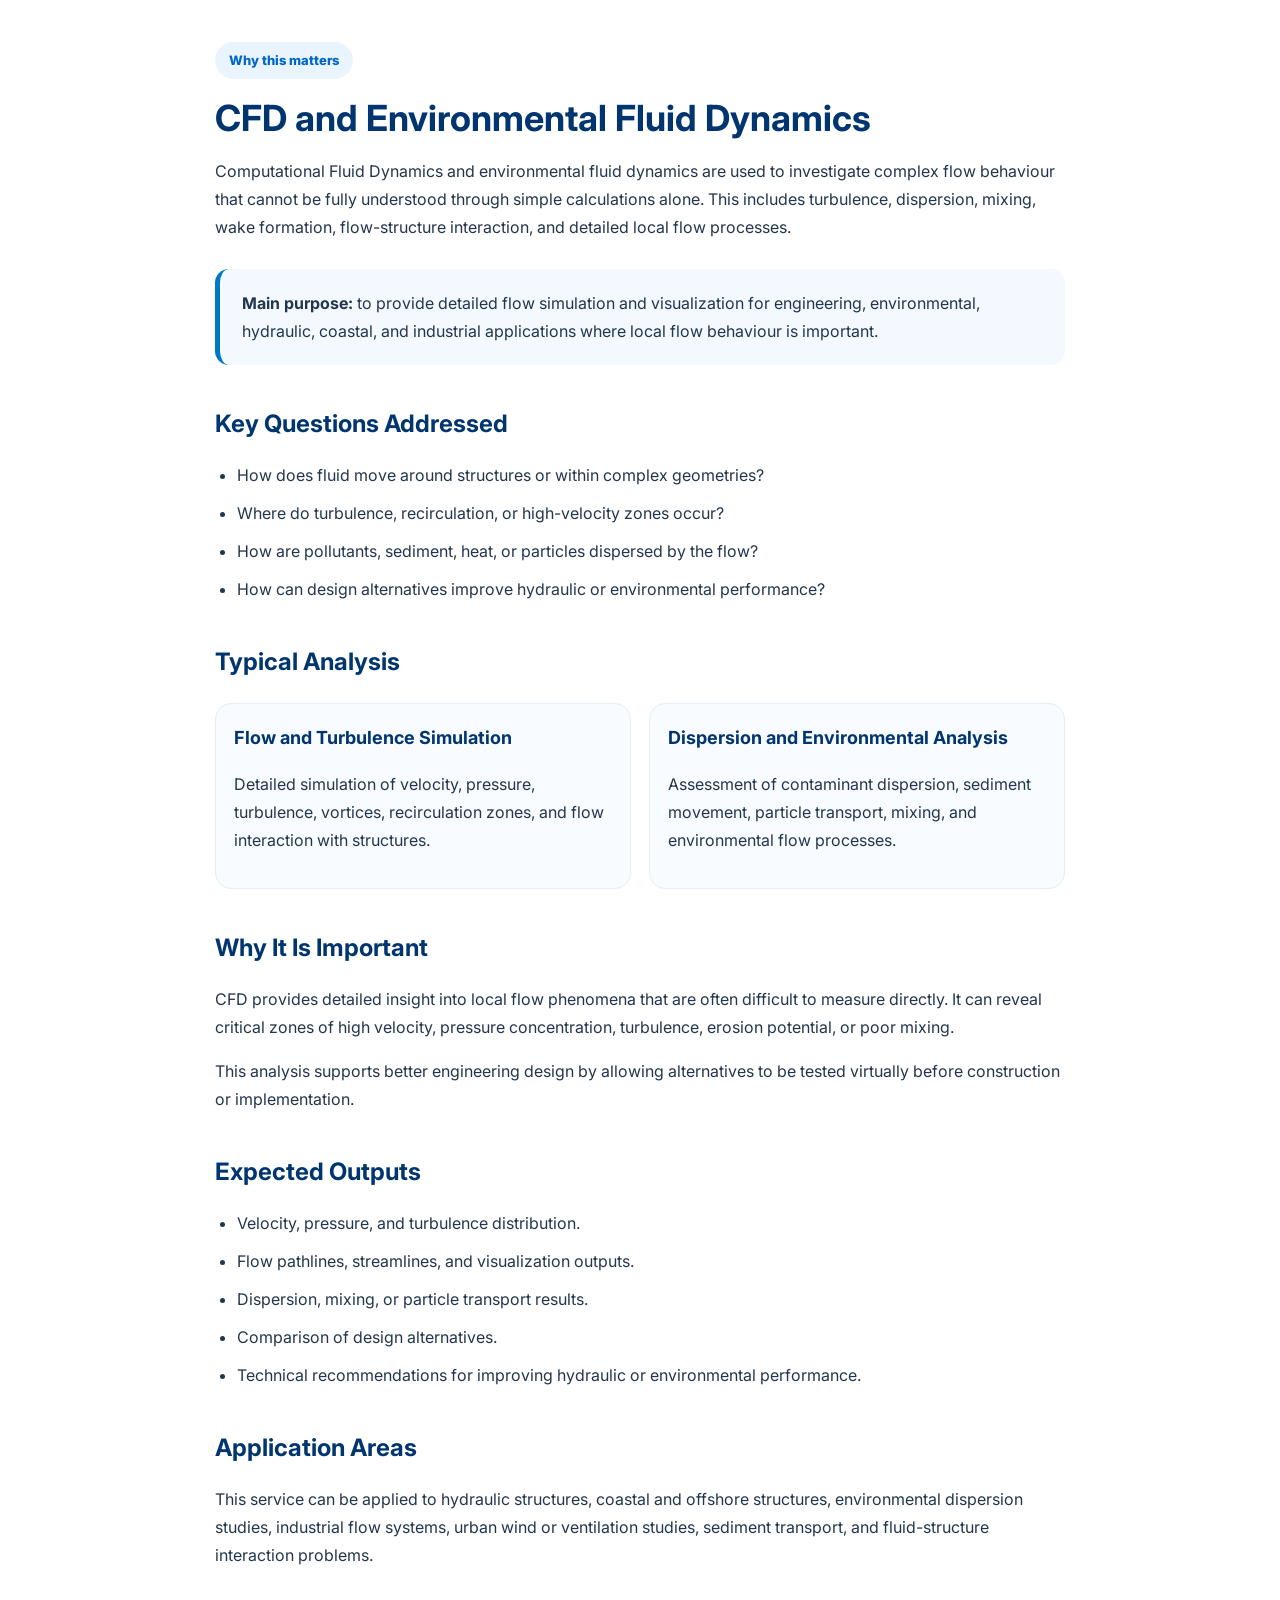
<file: business-scope/cfd.html>
<!DOCTYPE html>
<html lang="en">
<head>
  <meta charset="UTF-8">
  <title>CFD and Environmental Fluid Dynamics</title>

  <link rel="preconnect" href="https://fonts.googleapis.com">
  <link rel="preconnect" href="https://fonts.gstatic.com" crossorigin>
  <link href="https://fonts.googleapis.com/css2?family=Inter:wght@400;500;600;700;800;900&display=swap" rel="stylesheet">

  <link rel="stylesheet" href="scope-detail.css">
</head>

<body>
  <main class="scope-page">
    <span class="tag">Why this matters</span>

    <h1>CFD and Environmental Fluid Dynamics</h1>

    <p>Computational Fluid Dynamics and environmental fluid dynamics are used to investigate complex flow behaviour that cannot be fully understood through simple calculations alone. This includes turbulence, dispersion, mixing, wake formation, flow-structure interaction, and detailed local flow processes.</p>

    <div class="info-box">
      <strong>Main purpose:</strong>
      to provide detailed flow simulation and visualization for engineering, environmental, hydraulic, coastal, and industrial applications where local flow behaviour is important.
    </div>

    <h2>Key Questions Addressed</h2>
    <ul>
      <li>How does fluid move around structures or within complex geometries?</li>
      <li>Where do turbulence, recirculation, or high-velocity zones occur?</li>
      <li>How are pollutants, sediment, heat, or particles dispersed by the flow?</li>
      <li>How can design alternatives improve hydraulic or environmental performance?</li>
    </ul>

    <h2>Typical Analysis</h2>

    <div class="two-col">
      <div class="mini-card">
        <h3>Flow and Turbulence Simulation</h3>
        <p>Detailed simulation of velocity, pressure, turbulence, vortices, recirculation zones, and flow interaction with structures.</p>
      </div>

      <div class="mini-card">
        <h3>Dispersion and Environmental Analysis</h3>
        <p>Assessment of contaminant dispersion, sediment movement, particle transport, mixing, and environmental flow processes.</p>
      </div>
    </div>

    <h2>Why It Is Important</h2>
    <p>CFD provides detailed insight into local flow phenomena that are often difficult to measure directly. It can reveal critical zones of high velocity, pressure concentration, turbulence, erosion potential, or poor mixing.</p>

    <p>This analysis supports better engineering design by allowing alternatives to be tested virtually before construction or implementation.</p>

    <h2>Expected Outputs</h2>
    <ul>
      <li>Velocity, pressure, and turbulence distribution.</li>
      <li>Flow pathlines, streamlines, and visualization outputs.</li>
      <li>Dispersion, mixing, or particle transport results.</li>
      <li>Comparison of design alternatives.</li>
      <li>Technical recommendations for improving hydraulic or environmental performance.</li>
    </ul>

    <h2>Application Areas</h2>
    <p>This service can be applied to hydraulic structures, coastal and offshore structures, environmental dispersion studies, industrial flow systems, urban wind or ventilation studies, sediment transport, and fluid-structure interaction problems.</p>
  </main>
</body>
</html>
</file>
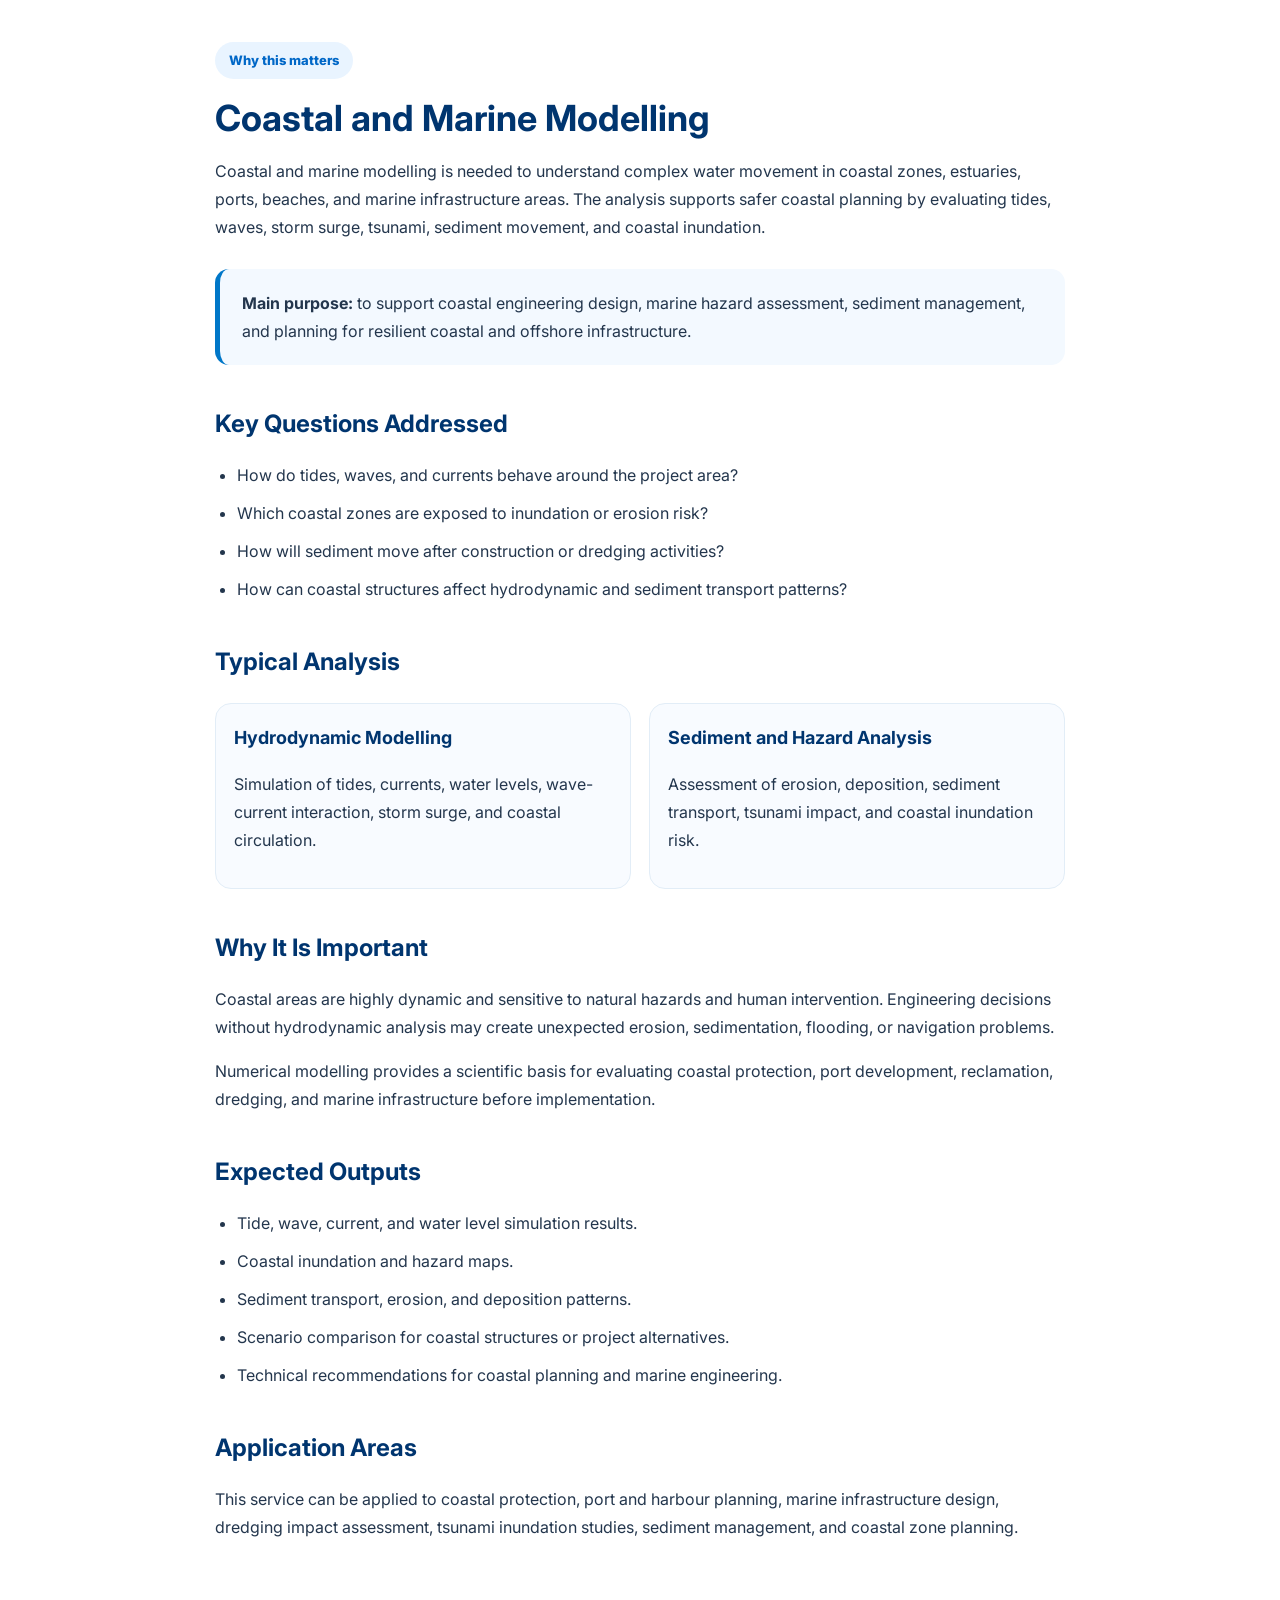
<file: business-scope/coastal.html>
<!DOCTYPE html>
<html lang="en">
<head>
  <meta charset="UTF-8">
  <title>Coastal and Marine Modelling</title>

  <link rel="preconnect" href="https://fonts.googleapis.com">
  <link rel="preconnect" href="https://fonts.gstatic.com" crossorigin>
  <link href="https://fonts.googleapis.com/css2?family=Inter:wght@400;500;600;700;800;900&display=swap" rel="stylesheet">

  <link rel="stylesheet" href="scope-detail.css">
</head>

<body>
  <main class="scope-page">
    <span class="tag">Why this matters</span>

    <h1>Coastal and Marine Modelling</h1>

    <p>Coastal and marine modelling is needed to understand complex water movement in coastal zones, estuaries, ports, beaches, and marine infrastructure areas. The analysis supports safer coastal planning by evaluating tides, waves, storm surge, tsunami, sediment movement, and coastal inundation.</p>

    <div class="info-box">
      <strong>Main purpose:</strong>
      to support coastal engineering design, marine hazard assessment, sediment management, and planning for resilient coastal and offshore infrastructure.
    </div>

    <h2>Key Questions Addressed</h2>
    <ul>
      <li>How do tides, waves, and currents behave around the project area?</li>
      <li>Which coastal zones are exposed to inundation or erosion risk?</li>
      <li>How will sediment move after construction or dredging activities?</li>
      <li>How can coastal structures affect hydrodynamic and sediment transport patterns?</li>
    </ul>

    <h2>Typical Analysis</h2>

    <div class="two-col">
      <div class="mini-card">
        <h3>Hydrodynamic Modelling</h3>
        <p>Simulation of tides, currents, water levels, wave-current interaction, storm surge, and coastal circulation.</p>
      </div>

      <div class="mini-card">
        <h3>Sediment and Hazard Analysis</h3>
        <p>Assessment of erosion, deposition, sediment transport, tsunami impact, and coastal inundation risk.</p>
      </div>
    </div>

    <h2>Why It Is Important</h2>
    <p>Coastal areas are highly dynamic and sensitive to natural hazards and human intervention. Engineering decisions without hydrodynamic analysis may create unexpected erosion, sedimentation, flooding, or navigation problems.</p>

    <p>Numerical modelling provides a scientific basis for evaluating coastal protection, port development, reclamation, dredging, and marine infrastructure before implementation.</p>

    <h2>Expected Outputs</h2>
    <ul>
      <li>Tide, wave, current, and water level simulation results.</li>
      <li>Coastal inundation and hazard maps.</li>
      <li>Sediment transport, erosion, and deposition patterns.</li>
      <li>Scenario comparison for coastal structures or project alternatives.</li>
      <li>Technical recommendations for coastal planning and marine engineering.</li>
    </ul>

    <h2>Application Areas</h2>
    <p>This service can be applied to coastal protection, port and harbour planning, marine infrastructure design, dredging impact assessment, tsunami inundation studies, sediment management, and coastal zone planning.</p>
  </main>
</body>
</html>
</file>
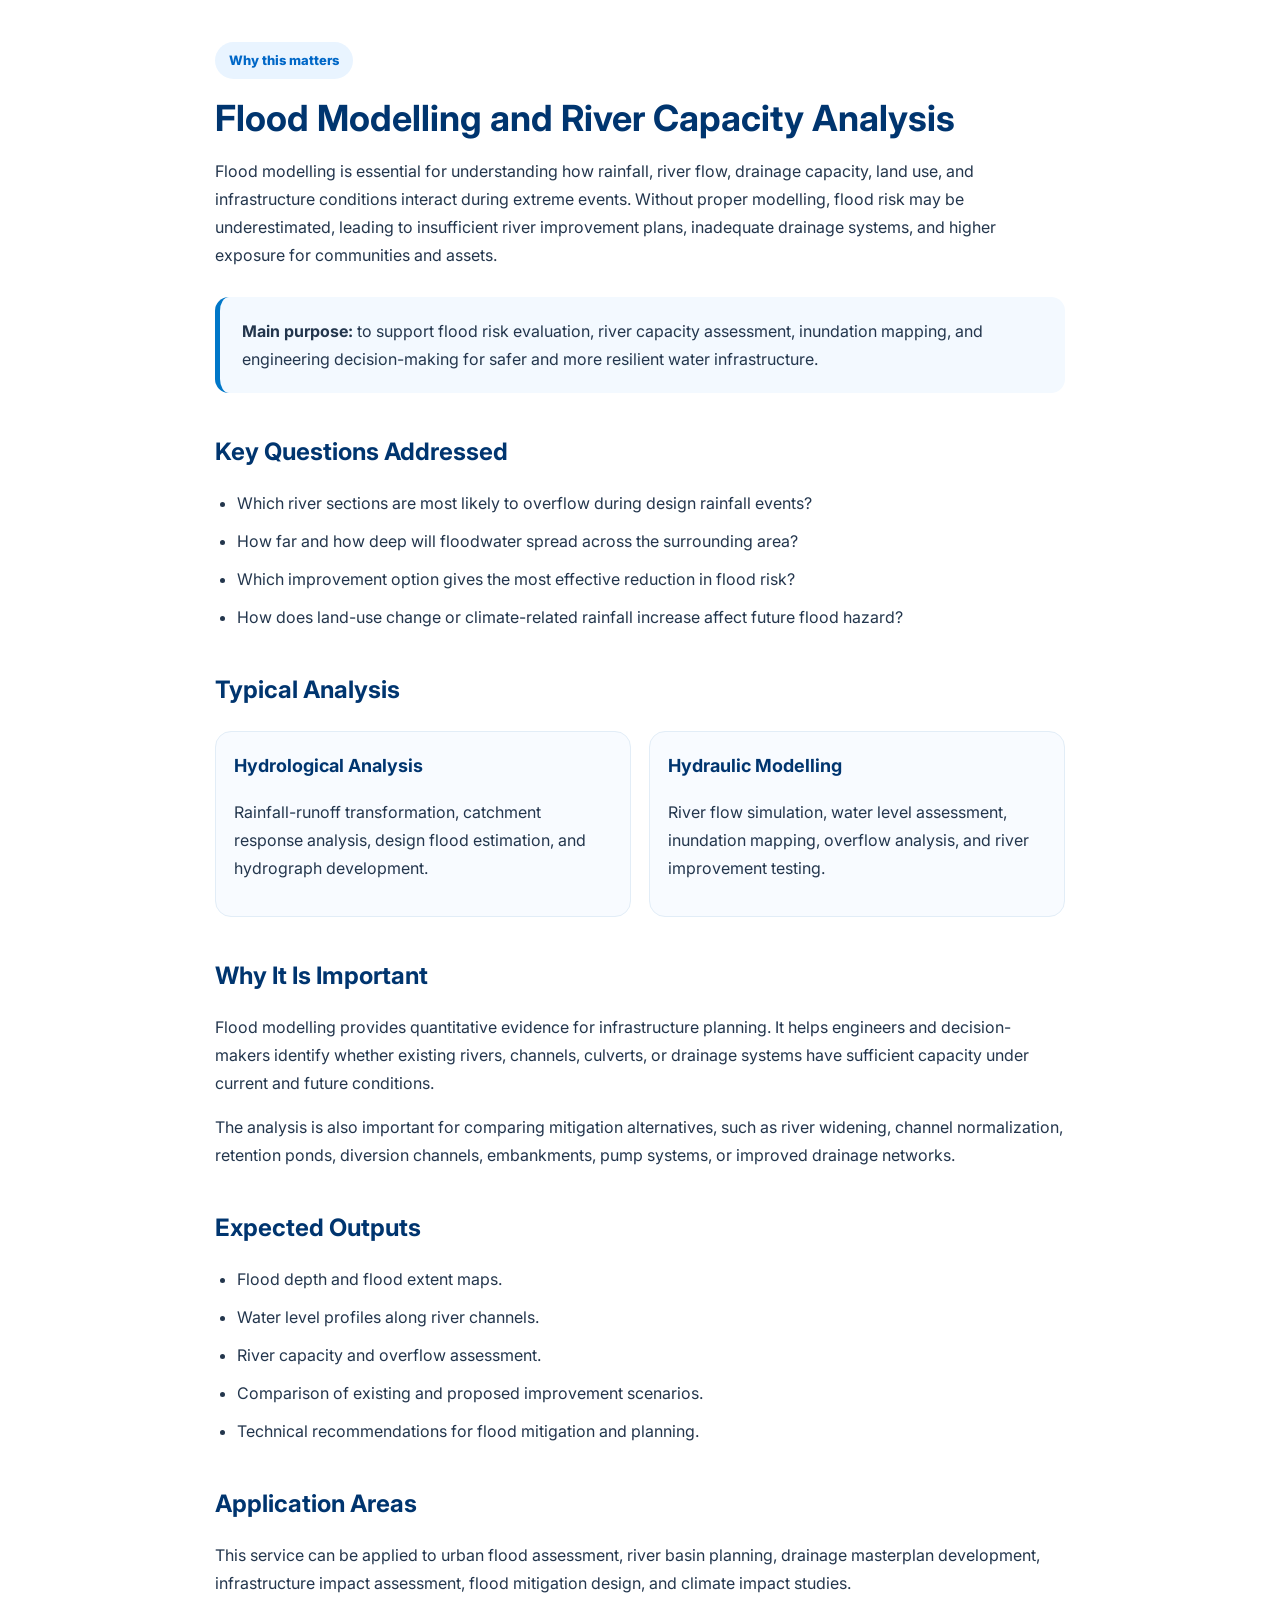
<file: business-scope/flood.html>
<!DOCTYPE html>
<html lang="en">
<head>
  <meta charset="UTF-8">
  <title>Flood Modelling and River Capacity Analysis</title>

  <link rel="preconnect" href="https://fonts.googleapis.com">
  <link rel="preconnect" href="https://fonts.gstatic.com" crossorigin>
  <link href="https://fonts.googleapis.com/css2?family=Inter:wght@400;500;600;700;800;900&display=swap" rel="stylesheet">

  <link rel="stylesheet" href="scope-detail.css">
</head>

<body>
  <main class="scope-page">
    <span class="tag">Why this matters</span>

    <h1>Flood Modelling and River Capacity Analysis</h1>

    <p>Flood modelling is essential for understanding how rainfall, river flow, drainage capacity, land use, and infrastructure conditions interact during extreme events. Without proper modelling, flood risk may be underestimated, leading to insufficient river improvement plans, inadequate drainage systems, and higher exposure for communities and assets.</p>

    <div class="info-box">
      <strong>Main purpose:</strong>
      to support flood risk evaluation, river capacity assessment, inundation mapping, and engineering decision-making for safer and more resilient water infrastructure.
    </div>

    <h2>Key Questions Addressed</h2>
    <ul>
      <li>Which river sections are most likely to overflow during design rainfall events?</li>
      <li>How far and how deep will floodwater spread across the surrounding area?</li>
      <li>Which improvement option gives the most effective reduction in flood risk?</li>
      <li>How does land-use change or climate-related rainfall increase affect future flood hazard?</li>
    </ul>

    <h2>Typical Analysis</h2>

    <div class="two-col">
      <div class="mini-card">
        <h3>Hydrological Analysis</h3>
        <p>Rainfall-runoff transformation, catchment response analysis, design flood estimation, and hydrograph development.</p>
      </div>

      <div class="mini-card">
        <h3>Hydraulic Modelling</h3>
        <p>River flow simulation, water level assessment, inundation mapping, overflow analysis, and river improvement testing.</p>
      </div>
    </div>

    <h2>Why It Is Important</h2>
    <p>Flood modelling provides quantitative evidence for infrastructure planning. It helps engineers and decision-makers identify whether existing rivers, channels, culverts, or drainage systems have sufficient capacity under current and future conditions.</p>

    <p>The analysis is also important for comparing mitigation alternatives, such as river widening, channel normalization, retention ponds, diversion channels, embankments, pump systems, or improved drainage networks.</p>

    <h2>Expected Outputs</h2>
    <ul>
      <li>Flood depth and flood extent maps.</li>
      <li>Water level profiles along river channels.</li>
      <li>River capacity and overflow assessment.</li>
      <li>Comparison of existing and proposed improvement scenarios.</li>
      <li>Technical recommendations for flood mitigation and planning.</li>
    </ul>

    <h2>Application Areas</h2>
    <p>This service can be applied to urban flood assessment, river basin planning, drainage masterplan development, infrastructure impact assessment, flood mitigation design, and climate impact studies.</p>
  </main>
</body>
</html>
</file>
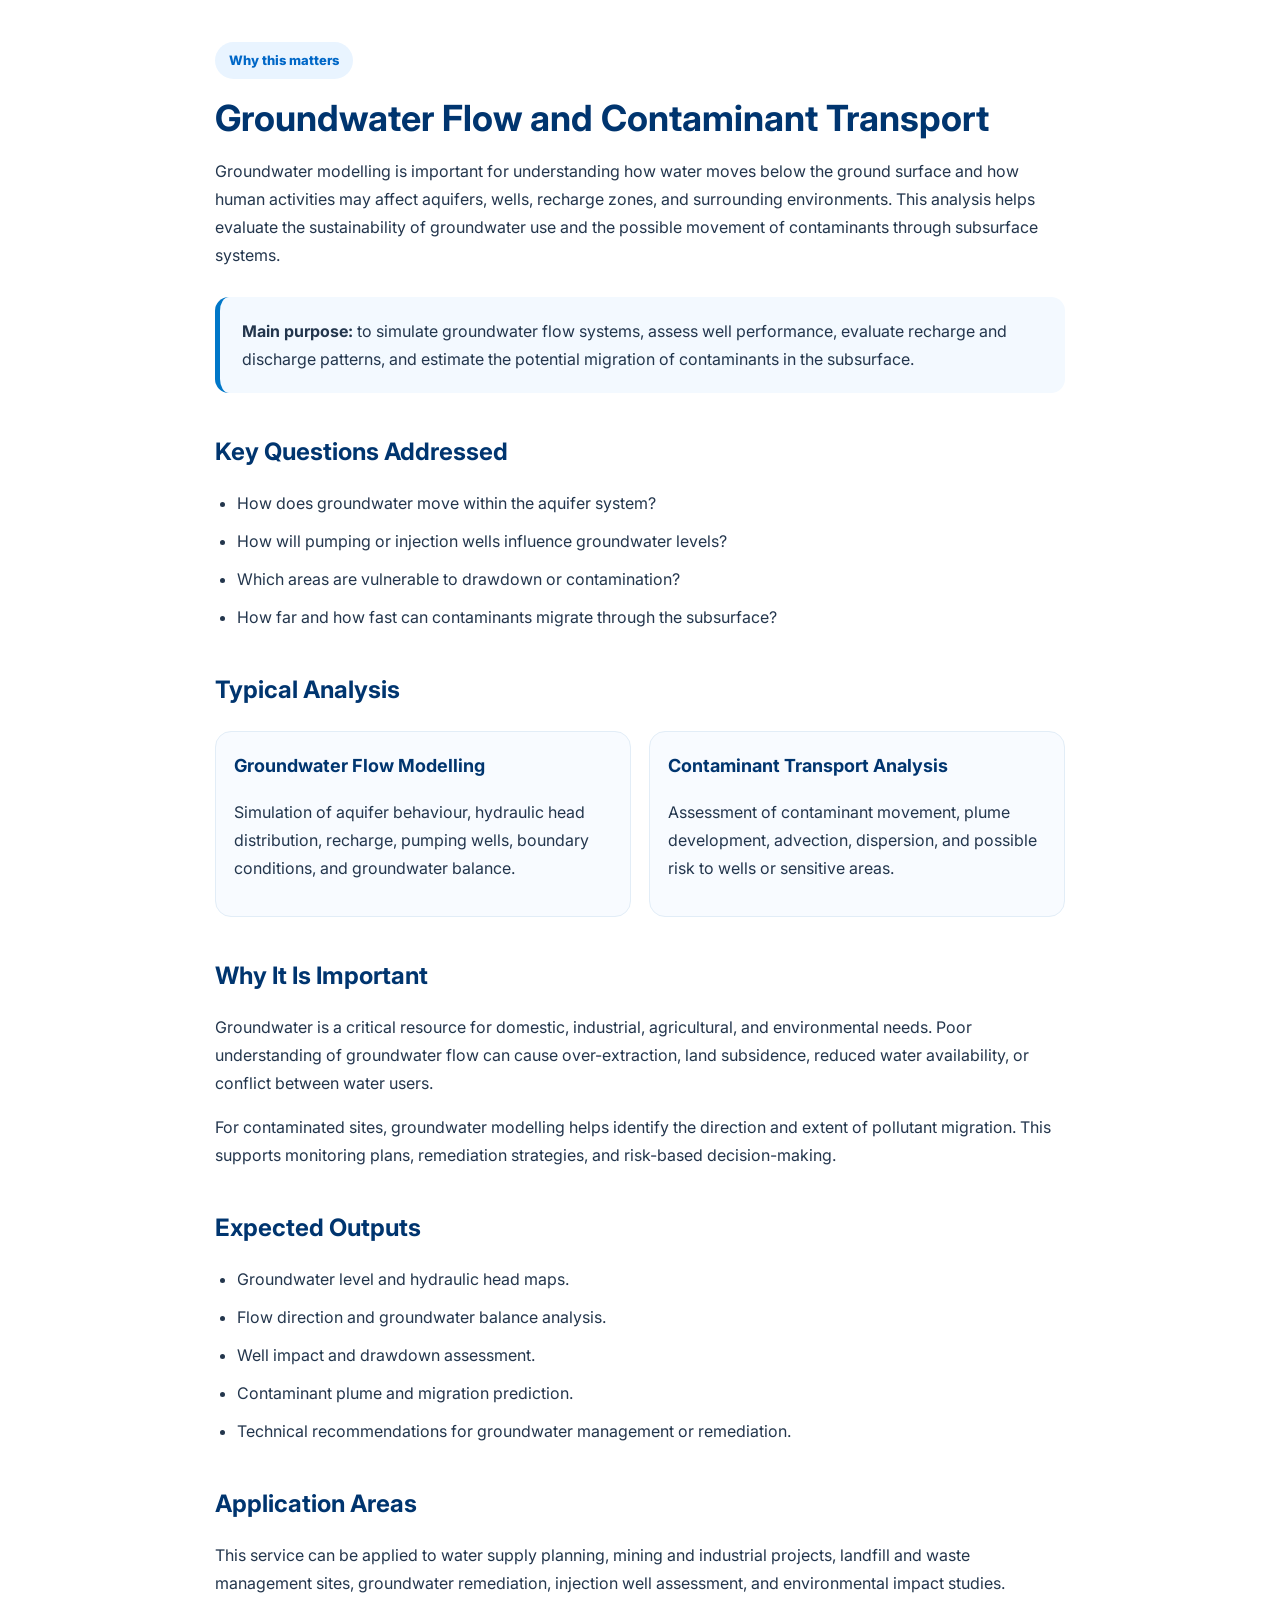
<file: business-scope/groundwater.html>
<!DOCTYPE html>
<html lang="en">
<head>
  <meta charset="UTF-8">
  <title>Groundwater Flow and Contaminant Transport</title>

  <link rel="preconnect" href="https://fonts.googleapis.com">
  <link rel="preconnect" href="https://fonts.gstatic.com" crossorigin>
  <link href="https://fonts.googleapis.com/css2?family=Inter:wght@400;500;600;700;800;900&display=swap" rel="stylesheet">

  <link rel="stylesheet" href="scope-detail.css">
</head>

<body>
  <main class="scope-page">
    <span class="tag">Why this matters</span>

    <h1>Groundwater Flow and Contaminant Transport</h1>

    <p>Groundwater modelling is important for understanding how water moves below the ground surface and how human activities may affect aquifers, wells, recharge zones, and surrounding environments. This analysis helps evaluate the sustainability of groundwater use and the possible movement of contaminants through subsurface systems.</p>

    <div class="info-box">
      <strong>Main purpose:</strong>
      to simulate groundwater flow systems, assess well performance, evaluate recharge and discharge patterns, and estimate the potential migration of contaminants in the subsurface.
    </div>

    <h2>Key Questions Addressed</h2>
    <ul>
      <li>How does groundwater move within the aquifer system?</li>
      <li>How will pumping or injection wells influence groundwater levels?</li>
      <li>Which areas are vulnerable to drawdown or contamination?</li>
      <li>How far and how fast can contaminants migrate through the subsurface?</li>
    </ul>

    <h2>Typical Analysis</h2>

    <div class="two-col">
      <div class="mini-card">
        <h3>Groundwater Flow Modelling</h3>
        <p>Simulation of aquifer behaviour, hydraulic head distribution, recharge, pumping wells, boundary conditions, and groundwater balance.</p>
      </div>

      <div class="mini-card">
        <h3>Contaminant Transport Analysis</h3>
        <p>Assessment of contaminant movement, plume development, advection, dispersion, and possible risk to wells or sensitive areas.</p>
      </div>
    </div>

    <h2>Why It Is Important</h2>
    <p>Groundwater is a critical resource for domestic, industrial, agricultural, and environmental needs. Poor understanding of groundwater flow can cause over-extraction, land subsidence, reduced water availability, or conflict between water users.</p>

    <p>For contaminated sites, groundwater modelling helps identify the direction and extent of pollutant migration. This supports monitoring plans, remediation strategies, and risk-based decision-making.</p>

    <h2>Expected Outputs</h2>
    <ul>
      <li>Groundwater level and hydraulic head maps.</li>
      <li>Flow direction and groundwater balance analysis.</li>
      <li>Well impact and drawdown assessment.</li>
      <li>Contaminant plume and migration prediction.</li>
      <li>Technical recommendations for groundwater management or remediation.</li>
    </ul>

    <h2>Application Areas</h2>
    <p>This service can be applied to water supply planning, mining and industrial projects, landfill and waste management sites, groundwater remediation, injection well assessment, and environmental impact studies.</p>
  </main>
</body>
</html>
</file>
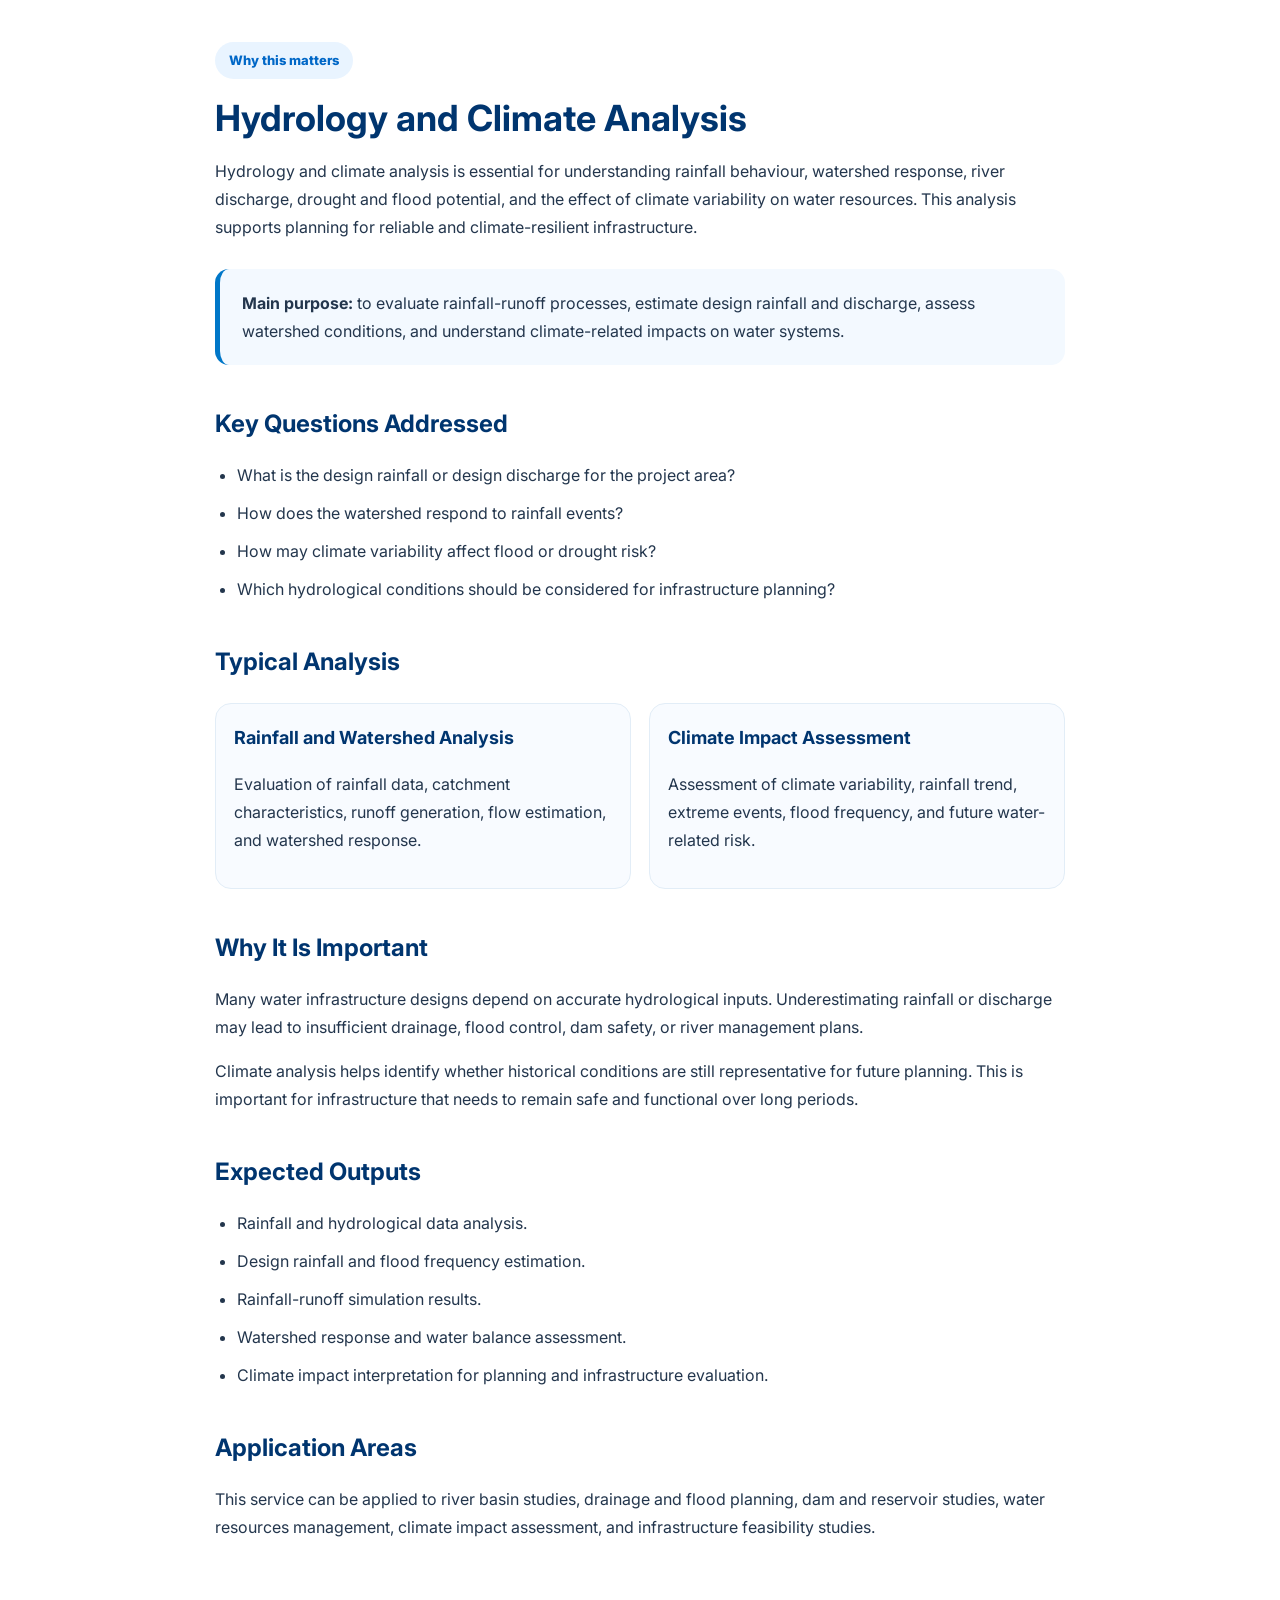
<file: business-scope/hydroclimate.html>
<!DOCTYPE html>
<html lang="en">
<head>
  <meta charset="UTF-8">
  <title>Hydrology and Climate Analysis</title>

  <link rel="preconnect" href="https://fonts.googleapis.com">
  <link rel="preconnect" href="https://fonts.gstatic.com" crossorigin>
  <link href="https://fonts.googleapis.com/css2?family=Inter:wght@400;500;600;700;800;900&display=swap" rel="stylesheet">

  <link rel="stylesheet" href="scope-detail.css">
</head>

<body>
  <main class="scope-page">
    <span class="tag">Why this matters</span>

    <h1>Hydrology and Climate Analysis</h1>

    <p>Hydrology and climate analysis is essential for understanding rainfall behaviour, watershed response, river discharge, drought and flood potential, and the effect of climate variability on water resources. This analysis supports planning for reliable and climate-resilient infrastructure.</p>

    <div class="info-box">
      <strong>Main purpose:</strong>
      to evaluate rainfall-runoff processes, estimate design rainfall and discharge, assess watershed conditions, and understand climate-related impacts on water systems.
    </div>

    <h2>Key Questions Addressed</h2>
    <ul>
      <li>What is the design rainfall or design discharge for the project area?</li>
      <li>How does the watershed respond to rainfall events?</li>
      <li>How may climate variability affect flood or drought risk?</li>
      <li>Which hydrological conditions should be considered for infrastructure planning?</li>
    </ul>

    <h2>Typical Analysis</h2>

    <div class="two-col">
      <div class="mini-card">
        <h3>Rainfall and Watershed Analysis</h3>
        <p>Evaluation of rainfall data, catchment characteristics, runoff generation, flow estimation, and watershed response.</p>
      </div>

      <div class="mini-card">
        <h3>Climate Impact Assessment</h3>
        <p>Assessment of climate variability, rainfall trend, extreme events, flood frequency, and future water-related risk.</p>
      </div>
    </div>

    <h2>Why It Is Important</h2>
    <p>Many water infrastructure designs depend on accurate hydrological inputs. Underestimating rainfall or discharge may lead to insufficient drainage, flood control, dam safety, or river management plans.</p>

    <p>Climate analysis helps identify whether historical conditions are still representative for future planning. This is important for infrastructure that needs to remain safe and functional over long periods.</p>

    <h2>Expected Outputs</h2>
    <ul>
      <li>Rainfall and hydrological data analysis.</li>
      <li>Design rainfall and flood frequency estimation.</li>
      <li>Rainfall-runoff simulation results.</li>
      <li>Watershed response and water balance assessment.</li>
      <li>Climate impact interpretation for planning and infrastructure evaluation.</li>
    </ul>

    <h2>Application Areas</h2>
    <p>This service can be applied to river basin studies, drainage and flood planning, dam and reservoir studies, water resources management, climate impact assessment, and infrastructure feasibility studies.</p>
  </main>
</body>
</html>
</file>
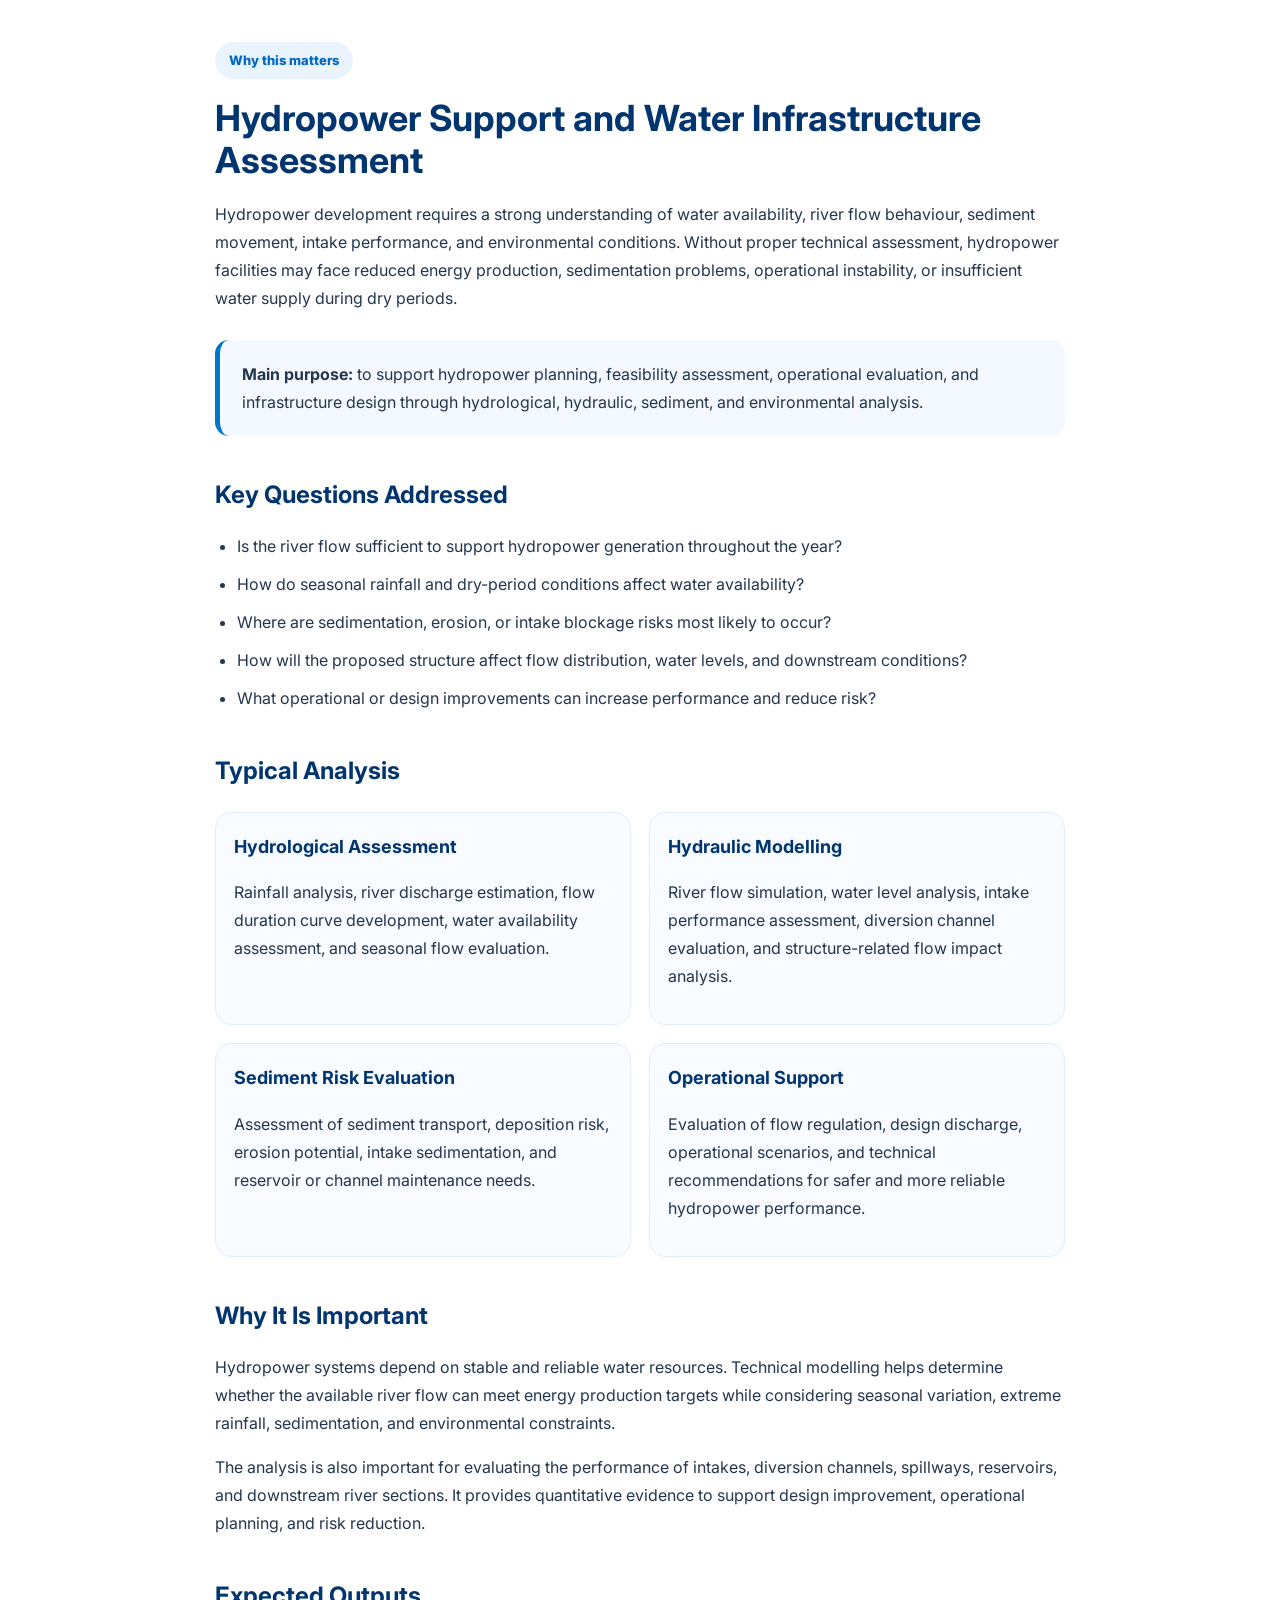
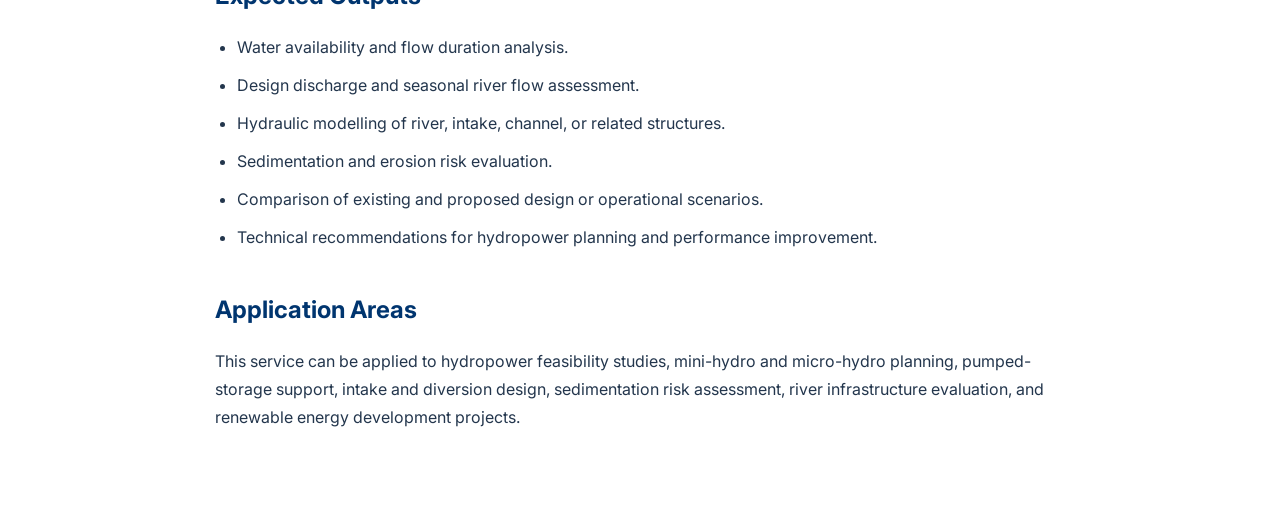
<file: business-scope/hydropower.html>
<!DOCTYPE html>
<html lang="en">
<head>
  <meta charset="UTF-8">
  <title>Hydropower Support and Water Infrastructure Assessment</title>

  <link rel="preconnect" href="https://fonts.googleapis.com">
  <link rel="preconnect" href="https://fonts.gstatic.com" crossorigin>
  <link href="https://fonts.googleapis.com/css2?family=Inter:wght@400;500;600;700;800;900&display=swap" rel="stylesheet">

  <link rel="stylesheet" href="scope-detail.css">
</head>

<body>
  <main class="scope-page">
    <span class="tag">Why this matters</span>

    <h1>Hydropower Support and Water Infrastructure Assessment</h1>

    <p>
      Hydropower development requires a strong understanding of water availability, river flow behaviour, sediment movement, intake performance, and environmental conditions. Without proper technical assessment, hydropower facilities may face reduced energy production, sedimentation problems, operational instability, or insufficient water supply during dry periods.
    </p>

    <div class="info-box">
      <strong>Main purpose:</strong>
      to support hydropower planning, feasibility assessment, operational evaluation, and infrastructure design through hydrological, hydraulic, sediment, and environmental analysis.
    </div>

    <h2>Key Questions Addressed</h2>
    <ul>
      <li>Is the river flow sufficient to support hydropower generation throughout the year?</li>
      <li>How do seasonal rainfall and dry-period conditions affect water availability?</li>
      <li>Where are sedimentation, erosion, or intake blockage risks most likely to occur?</li>
      <li>How will the proposed structure affect flow distribution, water levels, and downstream conditions?</li>
      <li>What operational or design improvements can increase performance and reduce risk?</li>
    </ul>

    <h2>Typical Analysis</h2>

    <div class="two-col">
      <div class="mini-card">
        <h3>Hydrological Assessment</h3>
        <p>
          Rainfall analysis, river discharge estimation, flow duration curve development, water availability assessment, and seasonal flow evaluation.
        </p>
      </div>

      <div class="mini-card">
        <h3>Hydraulic Modelling</h3>
        <p>
          River flow simulation, water level analysis, intake performance assessment, diversion channel evaluation, and structure-related flow impact analysis.
        </p>
      </div>

      <div class="mini-card">
        <h3>Sediment Risk Evaluation</h3>
        <p>
          Assessment of sediment transport, deposition risk, erosion potential, intake sedimentation, and reservoir or channel maintenance needs.
        </p>
      </div>

      <div class="mini-card">
        <h3>Operational Support</h3>
        <p>
          Evaluation of flow regulation, design discharge, operational scenarios, and technical recommendations for safer and more reliable hydropower performance.
        </p>
      </div>
    </div>

    <h2>Why It Is Important</h2>
    <p>
      Hydropower systems depend on stable and reliable water resources. Technical modelling helps determine whether the available river flow can meet energy production targets while considering seasonal variation, extreme rainfall, sedimentation, and environmental constraints.
    </p>

    <p>
      The analysis is also important for evaluating the performance of intakes, diversion channels, spillways, reservoirs, and downstream river sections. It provides quantitative evidence to support design improvement, operational planning, and risk reduction.
    </p>

    <h2>Expected Outputs</h2>
    <ul>
      <li>Water availability and flow duration analysis.</li>
      <li>Design discharge and seasonal river flow assessment.</li>
      <li>Hydraulic modelling of river, intake, channel, or related structures.</li>
      <li>Sedimentation and erosion risk evaluation.</li>
      <li>Comparison of existing and proposed design or operational scenarios.</li>
      <li>Technical recommendations for hydropower planning and performance improvement.</li>
    </ul>

    <h2>Application Areas</h2>
    <p>
      This service can be applied to hydropower feasibility studies, mini-hydro and micro-hydro planning, pumped-storage support, intake and diversion design, sedimentation risk assessment, river infrastructure evaluation, and renewable energy development projects.
    </p>
  </main>
</body>
</html>
</file>
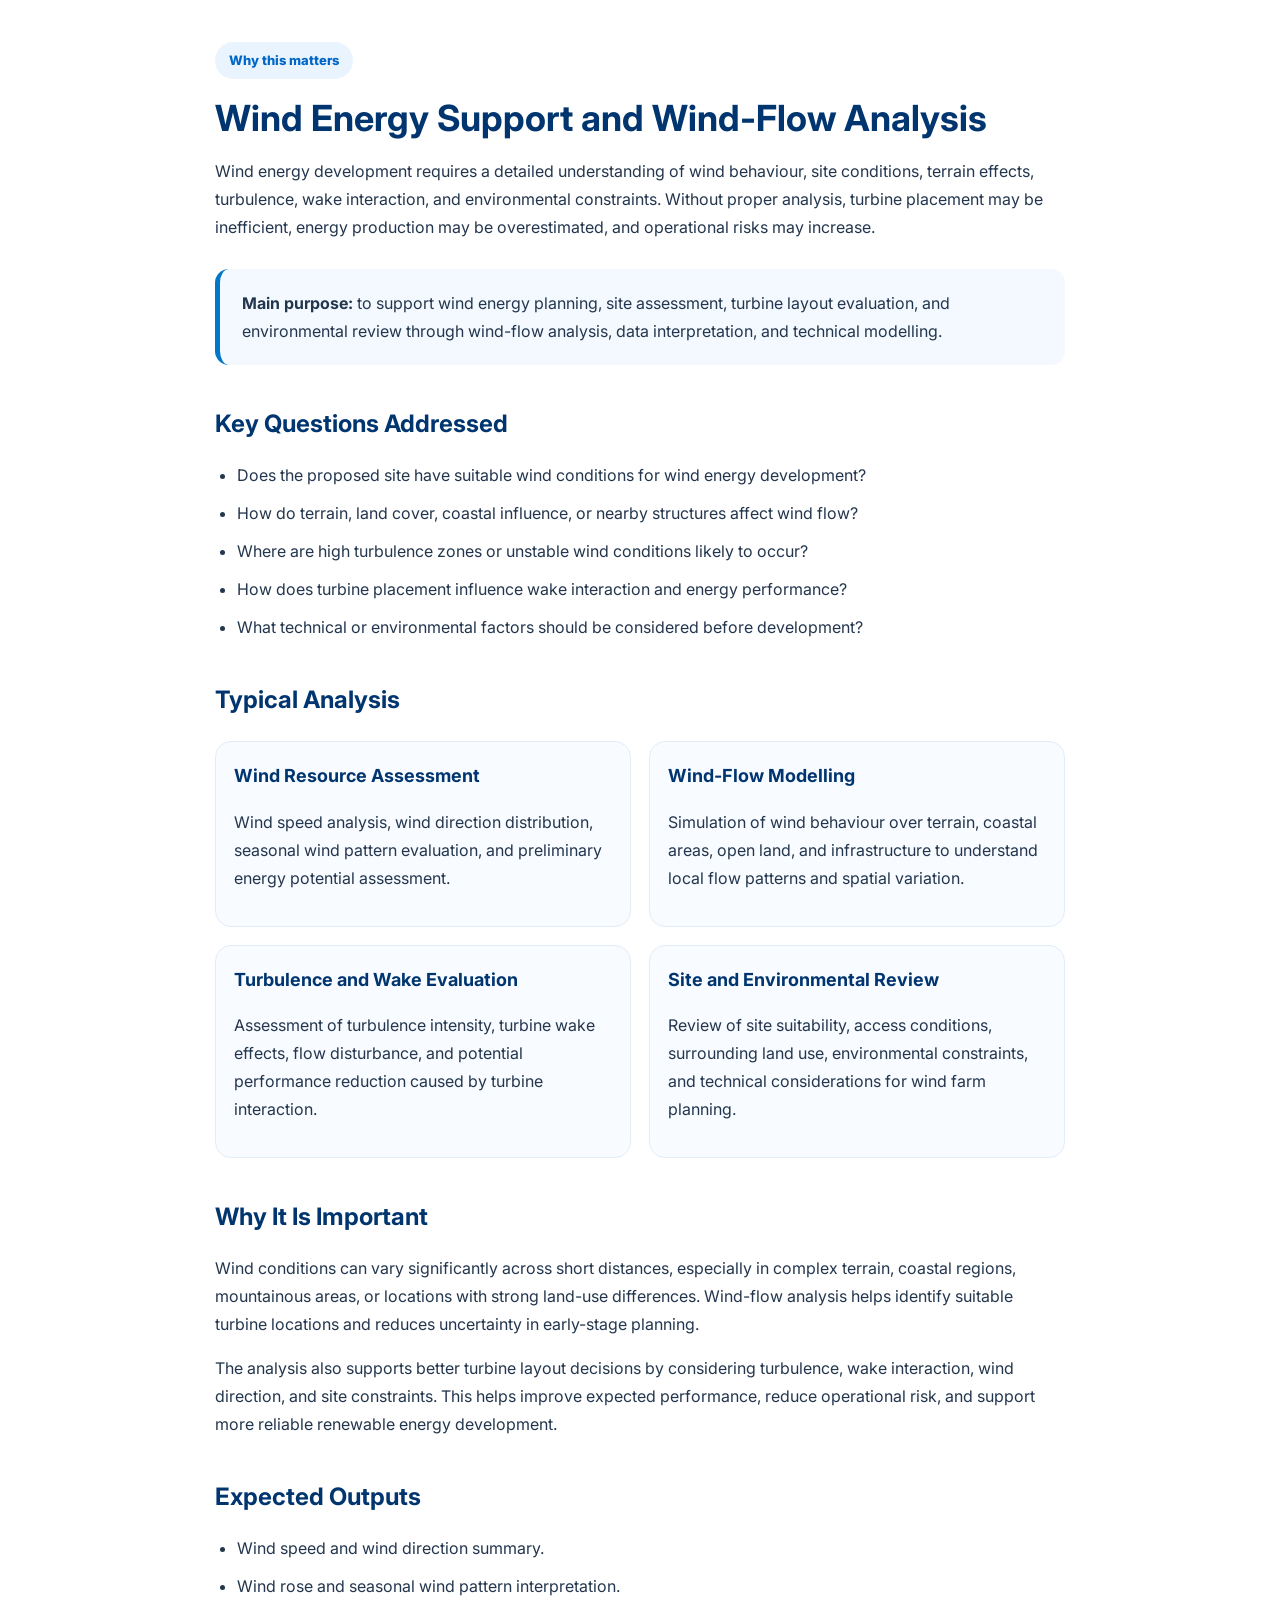
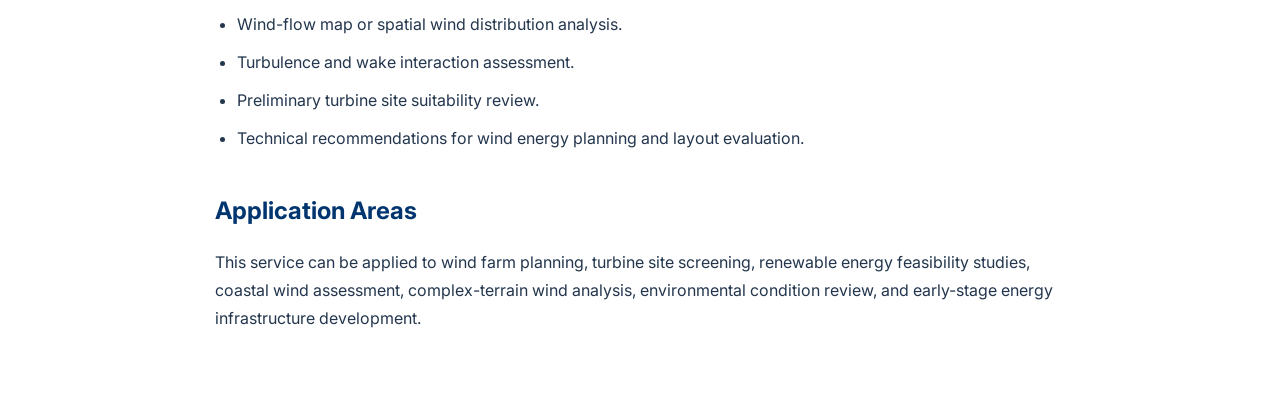
<file: business-scope/wind-energy.html>
<!DOCTYPE html>
<html lang="en">
<head>
  <meta charset="UTF-8">
  <title>Wind Energy Support and Wind-Flow Analysis</title>

  <link rel="preconnect" href="https://fonts.googleapis.com">
  <link rel="preconnect" href="https://fonts.gstatic.com" crossorigin>
  <link href="https://fonts.googleapis.com/css2?family=Inter:wght@400;500;600;700;800;900&display=swap" rel="stylesheet">

  <link rel="stylesheet" href="scope-detail.css">
</head>

<body>
  <main class="scope-page">
    <span class="tag">Why this matters</span>

    <h1>Wind Energy Support and Wind-Flow Analysis</h1>

    <p>
      Wind energy development requires a detailed understanding of wind behaviour, site conditions, terrain effects, turbulence, wake interaction, and environmental constraints. Without proper analysis, turbine placement may be inefficient, energy production may be overestimated, and operational risks may increase.
    </p>

    <div class="info-box">
      <strong>Main purpose:</strong>
      to support wind energy planning, site assessment, turbine layout evaluation, and environmental review through wind-flow analysis, data interpretation, and technical modelling.
    </div>

    <h2>Key Questions Addressed</h2>
    <ul>
      <li>Does the proposed site have suitable wind conditions for wind energy development?</li>
      <li>How do terrain, land cover, coastal influence, or nearby structures affect wind flow?</li>
      <li>Where are high turbulence zones or unstable wind conditions likely to occur?</li>
      <li>How does turbine placement influence wake interaction and energy performance?</li>
      <li>What technical or environmental factors should be considered before development?</li>
    </ul>

    <h2>Typical Analysis</h2>

    <div class="two-col">
      <div class="mini-card">
        <h3>Wind Resource Assessment</h3>
        <p>
          Wind speed analysis, wind direction distribution, seasonal wind pattern evaluation, and preliminary energy potential assessment.
        </p>
      </div>

      <div class="mini-card">
        <h3>Wind-Flow Modelling</h3>
        <p>
          Simulation of wind behaviour over terrain, coastal areas, open land, and infrastructure to understand local flow patterns and spatial variation.
        </p>
      </div>

      <div class="mini-card">
        <h3>Turbulence and Wake Evaluation</h3>
        <p>
          Assessment of turbulence intensity, turbine wake effects, flow disturbance, and potential performance reduction caused by turbine interaction.
        </p>
      </div>

      <div class="mini-card">
        <h3>Site and Environmental Review</h3>
        <p>
          Review of site suitability, access conditions, surrounding land use, environmental constraints, and technical considerations for wind farm planning.
        </p>
      </div>
    </div>

    <h2>Why It Is Important</h2>
    <p>
      Wind conditions can vary significantly across short distances, especially in complex terrain, coastal regions, mountainous areas, or locations with strong land-use differences. Wind-flow analysis helps identify suitable turbine locations and reduces uncertainty in early-stage planning.
    </p>

    <p>
      The analysis also supports better turbine layout decisions by considering turbulence, wake interaction, wind direction, and site constraints. This helps improve expected performance, reduce operational risk, and support more reliable renewable energy development.
    </p>

    <h2>Expected Outputs</h2>
    <ul>
      <li>Wind speed and wind direction summary.</li>
      <li>Wind rose and seasonal wind pattern interpretation.</li>
      <li>Wind-flow map or spatial wind distribution analysis.</li>
      <li>Turbulence and wake interaction assessment.</li>
      <li>Preliminary turbine site suitability review.</li>
      <li>Technical recommendations for wind energy planning and layout evaluation.</li>
    </ul>

    <h2>Application Areas</h2>
    <p>
      This service can be applied to wind farm planning, turbine site screening, renewable energy feasibility studies, coastal wind assessment, complex-terrain wind analysis, environmental condition review, and early-stage energy infrastructure development.
    </p>
  </main>
</body>
</html>
</file>
<file: style.css>
:root {
--primary: #0b5fb3;
--primary-dark: #07366f;
--primary-soft: #e9f5ff;
--green: #25b85a;
--green-dark: #158c41;
--text: #17324d;
--muted: #607284;
--bg: #f6fbff;
--soft: #eef7ff;
--white: #ffffff;
--line: #d8e8f5;
--shadow: 0 18px 45px rgba(7, 54, 111, 0.10);
--radius: 18px;
}

* {
  box-sizing: border-box;
  margin: 0;
  padding: 0;
  }

html {
scroll-behavior: smooth;
}

body {
font-family: Inter, Arial, sans-serif;
background: var(--bg);
color: var(--text);
line-height: 1.65;
}

a {
text-decoration: none;
color: inherit;
}

img {
max-width: 100%;
display: block;
}

.container {
width: min(1180px, 92%);
margin: auto;
}

/* =========================
HEADER
========================= */

.site-header {
position: sticky;
top: 0;
z-index: 100;
background: rgba(255, 255, 255, 0.94);
backdrop-filter: blur(16px);
border-bottom: 1px solid rgba(216, 232, 245, 0.8);
}

.nav-wrap {
display: flex;
align-items: center;
justify-content: space-between;
gap: 24px;
padding: 16px 0;
}

.brand {
display: flex;
align-items: center;
gap: 14px;
}

.brand img {
width: 58px;
height: 58px;
}

.brand strong {
display: block;
color: var(--primary-dark);
font-weight: 850;
line-height: 1.12;
font-size: 1.06rem;
}

.brand span {
display: block;
color: var(--primary-dark);
font-weight: 700;
font-size: 0.95rem;
}

.nav ul {
display: flex;
gap: 30px;
list-style: none;
}

.nav a {
font-weight: 700;
color: #385372;
padding: 10px 0;
position: relative;
}

.nav a.active,
.nav a:hover {
color: var(--primary);
}

.nav a.active::after {
content: "";
position: absolute;
left: 0;
right: 0;
bottom: 0;
height: 3px;
border-radius: 99px;
background: var(--primary);
}

.menu-btn {
display: none;
background: none;
border: 0;
font-size: 1.35rem;
color: var(--primary-dark);
}

/* =========================
BUTTONS
========================= */

.btn {
display: inline-flex;
align-items: center;
justify-content: center;
gap: 10px;
min-height: 54px;
padding: 0 24px;
border-radius: 8px;
font-weight: 800;
font-size: 15px;
border: 2px solid transparent;
transition: 0.25s ease;
white-space: nowrap;
}

.btn-primary {
background: var(--primary);
color: var(--white);
box-shadow: 0 12px 28px rgba(11, 95, 179, 0.22);
}

.btn-primary:hover {
background: var(--primary-dark);
transform: translateY(-2px);
}

.btn-outline {
background: var(--white);
border-color: var(--primary);
color: var(--primary);
}

.btn-outline:hover {
background: var(--primary-soft);
}

.btn-green {
background: var(--green);
color: var(--white);
box-shadow: 0 12px 28px rgba(37, 184, 90, 0.20);
}

.btn-green:hover {
background: var(--green-dark);
transform: translateY(-2px);
}

/* =========================
HOME HERO
========================= */

.hero {
position: relative;
min-height: 515px;
display: flex;
align-items: center;
overflow: hidden;
background:
linear-gradient(
90deg,
rgba(240, 249, 255, 0.98) 0%,
rgba(240, 249, 255, 0.94) 33%,
rgba(240, 249, 255, 0.74) 51%,
rgba(240, 249, 255, 0.18) 100%
),
url("assets/hero-background.png");
background-size: cover;
background-position: center right;
background-repeat: no-repeat;
border-bottom: 1px solid rgba(11, 95, 179, 0.14);
}

.hero-content {
position: relative;
z-index: 2;
}

.hero-text {
max-width: 690px;
padding: 64px 0 62px;
}

.hero h1 {
margin: 0;
color: var(--primary-dark);
font-size: clamp(42px, 5.2vw, 64px);
line-height: 1.12;
font-weight: 900;
letter-spacing: -1.8px;
}

.accent-line {
width: 70px;
height: 4px;
background: var(--green);
border-radius: 999px;
margin: 22px 0 22px;
}

.hero h2 {
margin: 0 0 17px;
color: var(--primary);
font-size: clamp(18px, 2vw, 23px);
line-height: 1.42;
font-weight: 800;
}

.hero p {
max-width: 610px;
margin: 0;
color: #334a63;
font-size: 16px;
line-height: 1.7;
}

.hero-actions {
display: flex;
flex-wrap: wrap;
gap: 18px;
margin-top: 30px;
}

.hero-grid,
.hero-art,
.stat-strip,
.eyebrow {
display: none;
}

/* =========================
SECTIONS
========================= */

.section {
padding: 36px 0 34px;
}

.section-soft {
background: transparent;
}

.section-title {
text-align: center;
margin-bottom: 22px;
display: flex;
align-items: center;
justify-content: center;
gap: 18px;
}

.section-title::before,
.section-title::after {
content: "";
width: 230px;
height: 1px;
background: var(--line);
}

.section-title h2 {
position: relative;
text-transform: uppercase;
letter-spacing: 0.05em;
font-size: 1.12rem;
color: var(--primary-dark);
font-weight: 900;
}

.section-title h2::before,
.section-title h2::after {
content: "";
position: absolute;
top: 50%;
width: 18px;
height: 2px;
background: var(--green);
transform: translateY(-50%);
}

.section-title h2::before {
left: -38px;
}

.section-title h2::after {
right: -38px;
}

.section-title p {
max-width: 760px;
color: var(--muted);
line-height: 1.75;
margin: 0 auto;
}

.lead {
text-align: center;
max-width: 820px;
margin: -8px auto 28px;
color: var(--muted);
}

/* =========================
CARDS / BUSINESS SCOPE
========================= */

.cards-5 {
display: grid;
grid-template-columns: repeat(5, 1fr);
gap: 20px;
}

.card {
background: var(--white);
border: 1px solid #e3eff8;
border-radius: var(--radius);
padding: 26px 22px;
box-shadow: 0 14px 34px rgba(7, 54, 111, 0.10);
}

.service-card {
text-align: center;
min-height: 285px;
display: flex;
flex-direction: column;
align-items: center;
}

.service-img {
width: 92px;
height: 92px;
object-fit: contain;
margin-bottom: 14px;
}

.service-card h3,
.card h3 {
color: var(--primary-dark);
line-height: 1.25;
margin-bottom: 13px;
font-size: 1rem;
font-weight: 900;
}

.service-card p,
.card p {
color: var(--muted);
font-size: 0.92rem;
line-height: 1.55;
}

.service-card::after {
content: "";
display: block;
width: 44px;
height: 3px;
border-radius: 999px;
background: var(--green);
margin-top: auto;
}

.project-grid {
display: grid;
grid-template-columns: repeat(3, 1fr);
gap: 22px;
}

.project-card {
overflow: hidden;
padding: 0;
display: grid;
grid-template-columns: 42% 58%;
align-items: stretch;
min-height: 205px;
}

.project-card img {
width: 100%;
height: 100%;
min-height: 205px;
object-fit: cover;
}

.project-body {
padding: 22px 20px;
}

.project-body h3 {
font-size: 1rem;
margin-bottom: 11px;
}

.project-body p {
font-size: 0.86rem;
line-height: 1.55;
}

.project-body a {
display: inline-flex;
align-items: center;
gap: 8px;
color: var(--primary);
font-weight: 850;
margin-top: 16px;
font-size: 0.9rem;
}

/* =========================
BUSINESS SCOPE MODAL
========================= */

.scope-card {
cursor: pointer;
transition: transform 0.25s ease, box-shadow 0.25s ease, border-color 0.25s ease;
}

.scope-card:hover {
transform: translateY(-5px);
border-color: rgba(11, 95, 179, 0.24);
box-shadow: 0 18px 45px rgba(7, 54, 111, 0.16);
}

.scope-card:hover img {
filter: saturate(1.08) contrast(1.03);
}

.scope-btn {
display: inline-flex;
align-items: center;
gap: 8px;
border: none;
background: transparent;
color: var(--primary);
font-weight: 850;
font-size: 0.9rem;
padding: 0;
margin-top: 16px;
cursor: pointer;
font-family: inherit;
}

.scope-btn i {
transition: transform 0.25s ease;
}

.scope-card:hover .scope-btn i {
transform: translateX(4px);
}

.scope-modal {
position: fixed;
inset: 0;
z-index: 9999;
display: none;
}

.scope-modal.active {
display: block;
}

.scope-modal-overlay {
position: absolute;
inset: 0;
background: rgba(3, 20, 43, 0.58);
backdrop-filter: blur(5px);
}

.scope-modal-box {
position: relative;
width: min(1080px, calc(100% - 32px));
height: min(88vh, 920px);
margin: 5vh auto;
background: #ffffff;
border-radius: 24px;
overflow: hidden;
box-shadow: 0 30px 90px rgba(0, 0, 0, 0.28);
display: flex;
flex-direction: column;
animation: scopeModalIn 0.28s ease;
}

@keyframes scopeModalIn {
from {
opacity: 0;
transform: translateY(18px) scale(0.98);
}

to {
opacity: 1;
transform: translateY(0) scale(1);
}
}

.scope-modal-header {
padding: 22px 28px;
border-bottom: 1px solid #e5eef7;
display: flex;
justify-content: space-between;
align-items: center;
gap: 18px;
background:
radial-gradient(circle at top right, rgba(37, 184, 90, 0.12), transparent 34%),
linear-gradient(135deg, #f7fbff, #eef7ff);
}

.scope-modal-label {
display: inline-block;
font-size: 12px;
font-weight: 850;
letter-spacing: 0.08em;
text-transform: uppercase;
color: var(--primary);
margin-bottom: 5px;
}

.scope-modal-header h2 {
margin: 0;
font-size: 24px;
line-height: 1.25;
color: var(--primary-dark);
font-weight: 900;
}

.scope-modal-actions {
display: flex;
align-items: center;
gap: 10px;
}

.scope-print-btn,
.scope-close-btn {
border: none;
cursor: pointer;
font-family: inherit;
font-weight: 850;
border-radius: 12px;
transition: 0.25s ease;
}

.scope-print-btn {
display: inline-flex;
align-items: center;
gap: 9px;
background: var(--primary);
color: #ffffff;
padding: 12px 16px;
box-shadow: 0 10px 24px rgba(11, 95, 179, 0.22);
}

.scope-print-btn:hover {
background: var(--primary-dark);
transform: translateY(-2px);
}

.scope-close-btn {
width: 44px;
height: 44px;
background: #e8f1fa;
color: var(--primary-dark);
font-size: 18px;
}

.scope-close-btn:hover {
background: #d7e9fa;
}

.scope-modal-content {
flex: 1;
min-height: 0;
background: #ffffff;
}

.scope-modal-content iframe {
width: 100%;
height: 100%;
border: none;
display: block;
}

body.scope-modal-open {
overflow: hidden;
}

/* =========================
TOOLS
========================= */

.tools {
display: flex;
flex-wrap: wrap;
gap: 14px;
justify-content: center;
background: rgba(255, 255, 255, 0.58);
border: 1px solid var(--line);
border-radius: 16px;
padding: 26px 22px;
box-shadow: 0 10px 25px rgba(7, 54, 111, 0.07);
}

.tool {
display: flex;
align-items: center;
gap: 9px;
min-width: 128px;
justify-content: center;
padding: 13px 17px;
border-radius: 12px;
background: var(--white);
border: 1px solid #e3eef8;
color: var(--primary-dark);
font-weight: 850;
font-size: 0.88rem;
box-shadow: 0 8px 18px rgba(7, 54, 111, 0.06);
}

.tool i {
color: var(--primary);
font-size: 1.2rem;
}

/* =========================
PROJECT HERO IMAGE SLIDER
========================= */

.projects-hero-slider {
padding: 22px 0 34px;
background:
radial-gradient(circle at top left, rgba(37, 184, 90, 0.10), transparent 28%),
linear-gradient(135deg, #eef8ff 0%, #ffffff 70%);
border-bottom: 1px solid rgba(216, 232, 245, 0.7);
}

.hero-slider {
position: relative;
width: min(1480px, 96%);
margin: 0 auto;
height: 560px;
border-radius: 32px;
overflow: hidden;
box-shadow: 0 24px 60px rgba(7, 54, 111, 0.14);
border: 1px solid var(--line);
background: #dfeef8;
}

.hero-slide {
position: absolute;
inset: 0;
opacity: 0;
visibility: hidden;
transition: opacity 0.6s ease, visibility 0.6s ease;
}

.hero-slide.active {
opacity: 1;
visibility: visible;
}

.hero-slide img {
width: 100%;
height: 100%;
object-fit: cover;
}

.hero-slide-overlay {
position: absolute;
inset: 0;
display: flex;
align-items: flex-end;
background:
linear-gradient(
180deg,
rgba(6, 34, 66, 0.10) 0%,
rgba(6, 34, 66, 0.42) 55%,
rgba(6, 34, 66, 0.84) 100%
);
}

.hero-slide-content {
max-width: 760px;
padding: 42px 48px 46px;
color: #fff;
}

.hero-badge {
display: inline-flex;
align-items: center;
gap: 8px;
padding: 10px 16px;
margin-bottom: 18px;
border-radius: 999px;
background: rgba(255, 255, 255, 0.16);
border: 1px solid rgba(255, 255, 255, 0.24);
backdrop-filter: blur(10px);
font-size: 0.88rem;
font-weight: 800;
}

.hero-slide-content h1 {
margin: 0 0 12px;
font-size: clamp(2rem, 4vw, 4rem);
line-height: 1.08;
font-weight: 900;
letter-spacing: -0.04em;
color: #ffffff;
}

.hero-slide-content p {
margin: 0;
max-width: 690px;
font-size: 1.05rem;
line-height: 1.8;
color: rgba(255, 255, 255, 0.90);
}

.hero-slider-btn {
position: absolute;
top: 50%;
transform: translateY(-50%);
width: 52px;
height: 52px;
border: 0;
border-radius: 50%;
display: grid;
place-items: center;
background: rgba(255, 255, 255, 0.86);
color: var(--primary-dark);
cursor: pointer;
z-index: 5;
box-shadow: 0 12px 28px rgba(0, 0, 0, 0.12);
transition: 0.25s ease;
}

.hero-slider-btn:hover {
background: #ffffff;
transform: translateY(-50%) scale(1.05);
}

.hero-slider-btn.prev {
left: 18px;
}

.hero-slider-btn.next {
right: 18px;
}

.hero-slider-dots {
position: absolute;
left: 50%;
bottom: 20px;
transform: translateX(-50%);
display: flex;
gap: 10px;
z-index: 5;
}

.hero-dot {
width: 12px;
height: 12px;
border-radius: 50%;
background: rgba(255, 255, 255, 0.48);
border: 2px solid rgba(255, 255, 255, 0.72);
cursor: pointer;
transition: 0.25s ease;
}

.hero-dot.active {
background: #ffffff;
transform: scale(1.08);
}

/* =========================
PROJECT PAGE TABLE
========================= */

.works-intro {
max-width: 880px;
margin: 0 auto 30px;
color: var(--muted);
line-height: 1.75;
text-align: center;
}

.scope-filter {
display: flex;
justify-content: center;
flex-wrap: wrap;
gap: 10px;
margin: 0 0 28px;
}

.scope-pill {
display: inline-flex;
align-items: center;
gap: 8px;
padding: 10px 15px;
border-radius: 999px;
background: var(--white);
border: 1px solid var(--line);
color: var(--primary-dark);
font-size: 0.86rem;
font-weight: 800;
box-shadow: 0 10px 24px rgba(7, 20, 38, 0.05);
}

.scope-pill i {
color: var(--primary);
}

.works-table-wrap {
overflow-x: auto;
border: 1px solid var(--line);
border-radius: 24px;
background: var(--white);
box-shadow: 0 18px 45px rgba(7, 20, 38, 0.06);
}

.works-table {
width: 100%;
border-collapse: collapse;
min-width: 980px;
color: var(--text);
}

.works-table th {
padding: 16px 18px;
background: rgba(11, 95, 179, 0.07);
color: var(--primary-dark);
font-size: .82rem;
text-align: left;
text-transform: uppercase;
letter-spacing: .05em;
border-bottom: 1px solid var(--line);
white-space: nowrap;
}

.works-table td {
padding: 18px;
border-bottom: 1px solid var(--line);
vertical-align: top;
line-height: 1.6;
}

.works-table tbody tr {
transition: background .2s ease;
}

.works-table tbody tr:hover {
background: rgba(11, 95, 179, 0.035);
}

.works-table tbody tr:last-child td {
border-bottom: 0;
}

.work-title {
display: block;
margin-bottom: 6px;
font-weight: 800;
color: var(--primary-dark);
}

.work-summary {
display: block;
color: var(--muted);
font-size: 0.92rem;
line-height: 1.6;
}

.work-type {
display: inline-block;
padding: 6px 10px;
border-radius: 999px;
background: rgba(11, 95, 179, 0.08);
color: var(--primary);
font-size: .78rem;
font-weight: 800;
white-space: nowrap;
}

.work-type.energy {
background: rgba(42, 157, 143, 0.12);
color: #16836f;
}

.work-type.coastal {
background: rgba(0, 119, 182, 0.11);
color: #006ca8;
}

.work-type.hydraulic {
background: rgba(2, 62, 138, 0.10);
color: #023e8a;
}

.work-type.hydrology {
background: rgba(83, 144, 217, 0.13);
color: #245b9f;
}

.work-year {
white-space: nowrap;
font-weight: 800;
color: var(--primary-dark);
}

.note-box {
margin-top: 28px;
padding: 20px 24px;
border-radius: 20px;
background: rgba(11, 95, 179, 0.06);
border: 1px solid var(--line);
color: var(--muted);
line-height: 1.7;
font-size: 0.95rem;
}

.note-box strong {
color: var(--primary-dark);
}

/* =========================
PROJECT CATEGORIES / FILTER SUPPORT
========================= */

.project-category {
margin-bottom: 50px;
display: none;
animation: fadeProject 0.28s ease;
}

.project-category.active-category {
display: block;
}

.project-category:last-child {
margin-bottom: 0;
}

.category-heading {
display: flex;
align-items: center;
gap: 18px;
margin-bottom: 22px;
}

.category-heading::after {
content: "";
flex: 1;
height: 1px;
background: var(--line);
}

.category-icon {
width: 56px;
height: 56px;
display: grid;
place-items: center;
flex: 0 0 auto;
border-radius: 16px;
background: var(--primary-soft);
color: var(--primary);
font-size: 1.45rem;
box-shadow: 0 10px 24px rgba(7, 54, 111, 0.08);
}

.category-heading h3 {
margin: 0;
color: var(--primary-dark);
font-size: clamp(1.35rem, 2vw, 1.8rem);
font-weight: 900;
line-height: 1.25;
}

.category-heading p {
margin: 4px 0 0;
max-width: 760px;
color: var(--muted);
font-size: 0.95rem;
line-height: 1.6;
}

.category-projects {
display: grid;
gap: 22px;
}

.project-category.hydrology-climate .category-icon {
background: #e8f7ff;
color: #0b5fb3;
}

.project-category.hydraulic-flood .category-icon {
background: #e9f5ff;
color: #0067b8;
}

.project-category.coastal .category-icon {
background: #e6fbff;
color: #0089b8;
}

.project-category.hydropower .category-icon {
background: #ecfbf1;
color: var(--green-dark);
}

.project-category.wind-energy .category-icon {
background: #eef7ff;
color: #0b5fb3;
}

.project-label {
display: inline-flex;
align-items: center;
gap: 8px;
padding: 7px 12px;
border-radius: 999px;
background: var(--primary-soft);
color: var(--primary);
font-size: 0.82rem;
font-weight: 800;
margin-bottom: 12px;
}

.project-label i {
color: inherit;
}

.project-filter-wrap {
position: sticky;
top: 92px;
z-index: 50;
margin: 0 auto 26px;
padding: 14px;
border: 1px solid rgba(216, 232, 245, 0.95);
border-radius: 24px;
background: rgba(246, 251, 255, 0.88);
backdrop-filter: blur(16px);
box-shadow: 0 16px 36px rgba(7, 54, 111, 0.10);
}

.project-filter {
display: flex;
flex-wrap: wrap;
justify-content: center;
gap: 12px;
}

.filter-btn {
border: 1px solid var(--line);
background: var(--white);
color: var(--primary-dark);
border-radius: 999px;
padding: 12px 18px;
font-family: inherit;
font-size: 0.9rem;
font-weight: 850;
cursor: pointer;
display: inline-flex;
align-items: center;
gap: 9px;
transition: 0.25s ease;
box-shadow: 0 8px 18px rgba(7, 54, 111, 0.05);
}

.filter-btn i {
color: var(--primary);
transition: 0.25s ease;
}

.filter-btn:hover {
transform: translateY(-2px);
border-color: rgba(11, 95, 179, 0.28);
background: var(--primary-soft);
box-shadow: 0 12px 26px rgba(7, 54, 111, 0.10);
}

.filter-btn.active {
background: linear-gradient(135deg, var(--primary), var(--primary-dark));
color: var(--white);
border-color: transparent;
box-shadow: 0 14px 30px rgba(11, 95, 179, 0.24);
}

.filter-btn.active i {
color: var(--white);
}

.category-showcase {
display: grid;
grid-template-columns: repeat(5, 1fr);
gap: 14px;
margin: 0 0 38px;
}

.category-mini-card {
position: relative;
overflow: hidden;
background: var(--white);
border: 1px solid var(--line);
border-radius: 22px;
padding: 22px 16px 20px;
text-align: center;
cursor: pointer;
transition: 0.25s ease;
box-shadow: 0 12px 28px rgba(7, 54, 111, 0.08);
}

.category-mini-card::before {
content: "";
position: absolute;
inset: 0;
background:
radial-gradient(circle at top right, rgba(37, 184, 90, 0.12), transparent 36%),
radial-gradient(circle at bottom left, rgba(11, 95, 179, 0.10), transparent 42%);
opacity: 0;
transition: 0.25s ease;
}

.category-mini-card:hover {
transform: translateY(-6px);
border-color: rgba(11, 95, 179, 0.28);
box-shadow: 0 18px 42px rgba(7, 54, 111, 0.13);
}

.category-mini-card:hover::before {
opacity: 1;
}

.category-mini-card i,
.category-mini-card h4,
.category-mini-card span {
position: relative;
z-index: 1;
}

.category-mini-card i {
width: 52px;
height: 52px;
display: grid;
place-items: center;
border-radius: 16px;
background: var(--primary-soft);
color: var(--primary);
font-size: 1.35rem;
margin: 0 auto 13px;
transition: 0.25s ease;
}

.category-mini-card h4 {
color: var(--primary-dark);
font-size: 0.93rem;
line-height: 1.3;
font-weight: 900;
}

.category-mini-card span {
display: block;
margin-top: 5px;
color: var(--muted);
font-size: 0.78rem;
font-weight: 650;
line-height: 1.4;
}

.category-mini-card[data-filter="hydrology-climate"] i {
background: #e8f7ff;
color: #0b5fb3;
}

.category-mini-card[data-filter="hydraulic-flood"] i {
background: #e9f5ff;
color: #0067b8;
}

.category-mini-card[data-filter="coastal"] i {
background: #e6fbff;
color: #0089b8;
}

.category-mini-card[data-filter="hydropower"] i {
background: #ecfbf1;
color: var(--green-dark);
}

.category-mini-card[data-filter="wind-energy"] i {
background: #eef7ff;
color: #0b5fb3;
}

.category-mini-card:hover i {
background: var(--primary);
color: var(--white);
transform: scale(1.05);
}

@keyframes fadeProject {
from {
opacity: 0;
transform: translateY(8px);
}

to {
opacity: 1;
transform: translateY(0);
}
}

/* =========================
PARTNERS / COLLABORATION
========================= */

.partners {
display: grid;
grid-template-columns: repeat(6, 1fr);
gap: 0;
background: var(--white);
border: 1px solid var(--line);
border-radius: 16px;
box-shadow: 0 12px 30px rgba(7, 54, 111, 0.08);
overflow: hidden;
}

.partners div {
padding: 18px 14px;
text-align: center;
font-weight: 850;
color: var(--primary-dark);
border-right: 1px solid var(--line);
font-size: 0.88rem;
line-height: 1.35;
}

.partners div:last-child {
border-right: 0;
}

.commit {
text-align: center;
color: var(--muted);
margin-top: 22px;
font-weight: 650;
font-size: 0.9rem;
}

.commit i {
color: var(--green);
margin-right: 8px;
}

.logo-marquee {
position: relative;
overflow: hidden;
margin-top: 8px;
padding: 18px 0;
}

.logo-marquee::before,
.logo-marquee::after {
content: "";
position: absolute;
top: 0;
width: 90px;
height: 100%;
z-index: 2;
pointer-events: none;
}

.logo-marquee::before {
left: 0;
background: linear-gradient(to right, var(--bg), rgba(246, 251, 255, 0));
}

.logo-marquee::after {
right: 0;
background: linear-gradient(to left, var(--bg), rgba(246, 251, 255, 0));
}

.logo-track {
display: flex;
align-items: center;
gap: 20px;
width: max-content;
animation: scrollLogosRight 28s linear infinite;
}

.logo-marquee:hover .logo-track {
animation-play-state: paused;
}

.logo-item {
flex: 0 0 auto;
width: 220px;
height: 110px;
background: var(--white);
border: 1px solid var(--line);
border-radius: 20px;
display: flex;
align-items: center;
justify-content: center;
padding: 18px 22px;
box-shadow: 0 10px 24px rgba(7, 54, 111, 0.08);
transition: transform 0.25s ease, box-shadow 0.25s ease, border-color 0.25s ease;
}

.logo-item:hover {
transform: translateY(-4px);
border-color: rgba(11, 95, 179, 0.24);
box-shadow: 0 16px 34px rgba(7, 54, 111, 0.12);
}

.logo-item img {
max-width: 100%;
max-height: 58px;
object-fit: contain;
filter: grayscale(100%);
opacity: 0.82;
transition: filter 0.25s ease, opacity 0.25s ease, transform 0.25s ease;
}

.logo-item:hover img {
filter: grayscale(0%);
opacity: 1;
transform: scale(1.03);
}

.logo-text {
color: var(--primary-dark);
font-weight: 900;
text-align: center;
font-size: 0.92rem;
line-height: 1.35;
}

@keyframes scrollLogosRight {
from {
transform: translateX(-50%);
}

to {
transform: translateX(0);
}
}

.collaboration-section {
background: #f4fbff;
}

.collaboration-section .section-title {
margin-bottom: 34px;
}

.collaboration-section .section-title h2 {
color: var(--primary-dark);
letter-spacing: 0.08em;
}

.collaboration-section .section-title h2::before,
.collaboration-section .section-title h2::after {
background: var(--green);
}

.collaboration-section .logo-marquee {
margin-top: 0;
padding: 8px 0 12px;
}

.collaboration-section .logo-marquee::before {
background: linear-gradient(to right, #f4fbff, rgba(244, 251, 255, 0));
}

.collaboration-section .logo-marquee::after {
background: linear-gradient(to left, #f4fbff, rgba(244, 251, 255, 0));
}

.collaboration-section .logo-track {
gap: 26px;
animation: scrollLogosRight 30s linear infinite;
}

.collaboration-section .logo-item {
width: 275px;
height: 88px;
border-radius: 20px;
background: #ffffff;
border: 1px solid #d8e8f5;
box-shadow: 0 12px 28px rgba(7, 54, 111, 0.08);
padding: 12px 34px;
}

.collaboration-section .logo-item img {
max-width: 100%;
max-height: 58px;
object-fit: contain;
filter: none;
opacity: 1;
}

.collaboration-section .logo-item:hover {
transform: translateY(-3px);
border-color: rgba(11, 95, 179, 0.20);
box-shadow: 0 16px 34px rgba(7, 54, 111, 0.12);
}

.collaboration-section .logo-item:hover img {
filter: none;
opacity: 1;
transform: scale(1.03);
}

.logo-disclaimer {
max-width: 900px;
margin: 12px auto 0;
text-align: center;
color: var(--muted);
font-size: 0.76rem;
line-height: 1.55;
opacity: 0.82;
}

/* =========================
PAGE SUPPORT
========================= */

.page-hero {
padding: 74px 0;
background: linear-gradient(135deg, #eff9ff, #dff3ff);
border-bottom: 1px solid var(--line);
}

.page-hero h1 {
color: var(--primary-dark);
font-size: clamp(2.2rem, 4.2vw, 3.6rem);
line-height: 1.08;
font-weight: 900;
letter-spacing: -0.05em;
max-width: 980px;
}

.page-hero p {
font-size: 1.05rem;
color: var(--muted);
max-width: 740px;
margin-top: 16px;
}

.about-grid,
.contact-grid {
display: grid;
grid-template-columns: 1fr 0.9fr;
gap: 34px;
align-items: start;
}

.content h2 {
font-size: 2.1rem;
line-height: 1.2;
color: var(--primary-dark);
margin-bottom: 18px;
}

.content p {
color: var(--muted);
margin-bottom: 14px;
}

.check-list {
display: grid;
gap: 12px;
margin-top: 16px;
}

.check-list li {
list-style: none;
color: var(--muted);
position: relative;
padding-left: 30px;
}

.check-list li::before {
content: "✓";
position: absolute;
left: 0;
top: 0;
color: var(--green);
font-weight: 900;
}

.grid-2 {
display: grid;
grid-template-columns: repeat(2, 1fr);
gap: 24px;
}

.service-detail {
display: grid;
grid-template-columns: auto 1fr;
gap: 20px;
}

.service-detail .icon {
margin-bottom: 0;
}

.icon {
width: 74px;
height: 74px;
border-radius: 22px;
background: linear-gradient(180deg, #e8f7ff, #ffffff);
display: grid;
place-items: center;
color: var(--primary);
font-size: 2rem;
margin-bottom: 18px;
}

.tag-list {
display: flex;
flex-wrap: wrap;
gap: 8px;
margin-top: 16px;
}

.tag {
background: #eef7ff;
color: var(--primary-dark);
border: 1px solid var(--line);
border-radius: 999px;
padding: 6px 11px;
font-weight: 750;
font-size: 0.84rem;
}

.timeline {
display: grid;
gap: 18px;
}

.timeline-item {
display: grid;
grid-template-columns: 170px 1fr;
gap: 20px;
}

.timeline-date {
font-weight: 850;
color: var(--primary);
}

.contact-box p {
display: flex;
gap: 12px;
align-items: center;
margin-bottom: 13px;
color: var(--muted);
font-weight: 650;
}

.contact-box i {
color: var(--primary);
width: 22px;
}

.form {
display: grid;
gap: 14px;
}

.form input,
.form textarea {
width: 100%;
border: 1px solid var(--line);
border-radius: 14px;
padding: 14px 16px;
font: inherit;
background: #ffffff;
}

.form textarea {
min-height: 130px;
}

/* =========================
ABOUT PAGE
========================= */

.about-hero {
position: relative;
min-height: 74vh;
display: flex;
align-items: center;
color: #fff;
padding: 90px 0 74px;
overflow: hidden;
background: #052d58;
}

.about-hero-bg {
position: absolute;
inset: 0;
z-index: 0;
}

.about-slide {
position: absolute;
inset: 0;
opacity: 0;
visibility: hidden;
transition: opacity 0.8s ease, visibility 0.8s ease;
}

.about-slide.active {
opacity: 1;
visibility: visible;
}

.about-slide img {
width: 100%;
height: 100%;
object-fit: cover;
}

.about-slide::after {
content: "";
position: absolute;
inset: 0;
background:
linear-gradient(90deg, rgba(5, 45, 88, .96), rgba(5, 95, 150, .78), rgba(10, 145, 120, .48)),
linear-gradient(180deg, rgba(5, 20, 38, .12), rgba(5, 20, 38, .58));
}

.about-hero-content {
position: relative;
z-index: 2;
max-width: 920px;
}

.about-kicker {
display: inline-flex;
align-items: center;
gap: 10px;
padding: 10px 16px;
border-radius: 999px;
background: rgba(255, 255, 255, .14);
border: 1px solid rgba(255, 255, 255, .25);
color: #fff;
font-size: 14px;
font-weight: 800;
margin-bottom: 22px;
backdrop-filter: blur(10px);
}

.about-hero h1 {
font-size: clamp(38px, 5vw, 66px);
line-height: 1.05;
letter-spacing: -1.8px;
margin-bottom: 22px;
font-weight: 900;
}

.about-hero h2 {
font-size: clamp(20px, 2vw, 28px);
line-height: 1.4;
font-weight: 800;
color: #dff8ff;
margin-bottom: 20px;
max-width: 820px;
}

.about-hero p {
max-width: 760px;
color: rgba(255, 255, 255, .88);
font-size: 17px;
line-height: 1.8;
margin-bottom: 22px;
}

.sdg-inline {
display: flex;
flex-wrap: wrap;
gap: 10px;
margin: 22px 0 18px;
}

.sdg-badge {
display: inline-flex;
align-items: center;
gap: 8px;
padding: 9px 14px;
border-radius: 999px;
background: rgba(255, 255, 255, 0.12);
border: 1px solid rgba(255, 255, 255, 0.24);
color: #ffffff;
font-size: 0.84rem;
font-weight: 800;
backdrop-filter: blur(8px);
}

.sdg-badge span {
display: inline-flex;
align-items: center;
justify-content: center;
min-width: 28px;
height: 28px;
padding: 0 8px;
border-radius: 999px;
background: rgba(37, 184, 90, 0.95);
color: #ffffff;
font-size: 0.76rem;
font-weight: 900;
}

.sdg-note {
color: rgba(255, 255, 255, 0.82);
font-size: 0.95rem;
line-height: 1.7;
margin-bottom: 30px;
max-width: 760px;
}

.about-slide-dots {
display: flex;
gap: 10px;
margin-top: 28px;
}

.about-dot {
width: 12px;
height: 12px;
border-radius: 999px;
background: rgba(255, 255, 255, .44);
border: 2px solid rgba(255, 255, 255, .72);
cursor: pointer;
transition: .25s ease;
}

.about-dot.active {
width: 34px;
background: #fff;
}


/* =========================
RECENT ACTIVITIES & DISCUSSIONS
Full-photo slider + overlay
========================= */

.activity-section {
  position: relative;
  overflow: hidden;
  background:
    radial-gradient(circle at 14% 18%, rgba(11, 95, 179, .10), transparent 34%),
    radial-gradient(circle at 92% 82%, rgba(37, 184, 90, .10), transparent 32%),
    linear-gradient(135deg, #ffffff 0%, #f6fbff 58%, #eef9f3 100%);
}

.activity-header {
  max-width: 860px;
  margin-bottom: 24px;
}

.activity-header h2 {
  color: var(--primary-dark);
  font-size: clamp(1.7rem, 3.2vw, 2.35rem);
  line-height: 1.12;
  letter-spacing: -0.04em;
  font-weight: 900;
  margin-bottom: 10px;
}

.activity-header p {
  color: var(--muted);
  font-size: .96rem;
  line-height: 1.7;
  margin: 0;
}

/* One large visual instead of a white card/container */
.activity-slider {
  position: relative;
  width: 100%;
  min-height: 540px;
  border-radius: 28px;
  overflow: hidden;
  background: #0a2748;
  box-shadow: 0 24px 60px rgba(7, 54, 111, .16);
  isolation: isolate;
}

.activity-slider-bg {
  position: absolute;
  inset: 0;
  z-index: 0;
}

.activity-slider-bg img {
  width: 100%;
  height: 100%;
  object-fit: cover;
  object-position: center;
  transform: scale(1.002);
  transition: opacity .42s ease, transform .7s ease;
}

.activity-slider::before {
  content: "";
  position: absolute;
  inset: 0;
  z-index: 1;
  pointer-events: none;
  background:
    linear-gradient(
      90deg,
      rgba(3, 22, 43, .90) 0%,
      rgba(4, 31, 58, .78) 38%,
      rgba(4, 31, 58, .34) 68%,
      rgba(4, 31, 58, .16) 100%
    ),
    linear-gradient(
      180deg,
      rgba(4, 24, 44, .08) 0%,
      rgba(4, 24, 44, .10) 48%,
      rgba(3, 18, 34, .75) 100%
    );
}

.activity-slider::after {
  content: "";
  position: absolute;
  inset: auto 0 0;
  z-index: 1;
  height: 36%;
  pointer-events: none;
  background: linear-gradient(180deg, transparent, rgba(2, 17, 32, .52));
}

.activity-slider-content {
  position: relative;
  z-index: 3;
  min-height: 540px;
  width: min(760px, 72%);
  display: flex;
  flex-direction: column;
  justify-content: flex-end;
  padding: 54px 58px 50px;
  color: #fff;
  transition: opacity .32s ease, transform .32s ease;
}

.activity-slider.is-fading .activity-slider-bg img {
  opacity: .35;
  transform: scale(1.025);
}

.activity-slider.is-fading .activity-slider-content {
  opacity: 0;
  transform: translateY(10px);
}

.activity-meta {
  display: flex;
  flex-wrap: wrap;
  gap: 10px;
  margin-bottom: 16px;
}

.activity-meta span {
  display: inline-flex;
  align-items: center;
  gap: 8px;
  padding: 9px 13px;
  border-radius: 999px;
  color: #fff;
  background: rgba(255, 255, 255, .13);
  border: 1px solid rgba(255, 255, 255, .24);
  backdrop-filter: blur(12px);
  -webkit-backdrop-filter: blur(12px);
  font-size: .80rem;
  font-weight: 850;
  box-shadow: 0 8px 24px rgba(0, 0, 0, .08);
}

.activity-slider-content h3 {
  max-width: 760px;
  color: #fff;
  font-size: clamp(1.75rem, 3.25vw, 3rem);
  line-height: 1.08;
  letter-spacing: -0.045em;
  font-weight: 900;
  margin-bottom: 14px;
  text-shadow: 0 4px 20px rgba(0, 0, 0, .24);
}

.activity-summary {
  max-width: 690px;
  color: rgba(255, 255, 255, .90);
  font-size: 1rem;
  line-height: 1.72;
  margin: 0 0 20px;
  text-shadow: 0 2px 14px rgba(0, 0, 0, .22);
}

/* Hidden from the main slide; still used inside the full modal */
.activity-points,
.activity-outcome-preview {
  display: none;
}

.activity-read-more {
  appearance: none;
  width: fit-content;
  display: inline-flex;
  align-items: center;
  justify-content: center;
  gap: 9px;
  min-height: 44px;
  padding: 0 17px;
  border: 1px solid rgba(255, 255, 255, .34);
  border-radius: 12px;
  background: rgba(255, 255, 255, .14);
  color: #fff;
  backdrop-filter: blur(12px);
  -webkit-backdrop-filter: blur(12px);
  font-family: inherit;
  font-size: .88rem;
  font-weight: 850;
  cursor: pointer;
  transition: background .22s ease, transform .22s ease, border-color .22s ease;
}

.activity-read-more:hover {
  background: #fff;
  color: var(--primary-dark);
  border-color: #fff;
  transform: translateY(-2px);
}

.activity-read-more i {
  font-size: .78rem;
}

/* Bottom controls */
.activity-controls {
  position: absolute;
  z-index: 5;
  left: 58px;
  right: 58px;
  bottom: 20px;
  display: flex;
  align-items: center;
  justify-content: space-between;
  gap: 18px;
  pointer-events: none;
}

.activity-dots {
  display: flex;
  align-items: center;
  gap: 9px;
  pointer-events: auto;
}

.activity-dot {
  width: 9px;
  height: 9px;
  padding: 0;
  border: 0;
  border-radius: 999px;
  background: rgba(255, 255, 255, .42);
  cursor: pointer;
  transition: width .25s ease, background .25s ease, transform .25s ease;
}

.activity-dot:hover {
  transform: scale(1.15);
  background: rgba(255, 255, 255, .72);
}

.activity-dot.active {
  width: 30px;
  background: #fff;
}

.activity-arrows {
  display: flex;
  gap: 8px;
  pointer-events: auto;
}

.activity-arrow {
  width: 42px;
  height: 42px;
  padding: 0;
  display: grid;
  place-items: center;
  border: 1px solid rgba(255, 255, 255, .28);
  border-radius: 50%;
  background: rgba(255, 255, 255, .13);
  color: #fff;
  backdrop-filter: blur(10px);
  -webkit-backdrop-filter: blur(10px);
  cursor: pointer;
  transition: background .22s ease, transform .22s ease;
}

.activity-arrow:hover {
  background: #fff;
  color: var(--primary-dark);
  transform: translateY(-2px);
}


/* =========================
YOUTUBE ACTIVITY SLIDE
========================= */

.activity-youtube-panel {
  position: absolute;
  z-index: 4;
  left: 52px;
  top: 50%;
  width: calc(54% - 72px);
  transform: translateY(-50%) translateX(-12px);
  opacity: 0;
  visibility: hidden;
  pointer-events: none;
  transition:
    opacity .34s ease,
    transform .34s ease,
    visibility .34s ease;
}

.activity-youtube-panel.active {
  opacity: 1;
  visibility: visible;
  pointer-events: auto;
  transform: translateY(-50%) translateX(0);
}

.activity-youtube-frame {
  position: relative;
  width: 100%;
  aspect-ratio: 16 / 9;
  overflow: hidden;
  border-radius: 22px;
  background: #000;
  border: 1px solid rgba(255, 255, 255, .18);
  box-shadow: 0 24px 58px rgba(0, 0, 0, .30);
}

.activity-youtube-frame iframe {
  position: absolute;
  inset: 0;
  width: 100%;
  height: 100%;
  border: 0;
  display: block;
}

.activity-slider.youtube-mode {
  background:
    radial-gradient(circle at 18% 42%, rgba(11, 95, 179, .24), transparent 36%),
    radial-gradient(circle at 82% 24%, rgba(37, 184, 90, .11), transparent 32%),
    linear-gradient(135deg, #04192e 0%, #06294a 58%, #07365c 100%);
}

.activity-slider.youtube-mode::before {
  background:
    linear-gradient(
      90deg,
      rgba(3, 19, 36, .18) 0%,
      rgba(3, 19, 36, .22) 48%,
      rgba(3, 19, 36, .72) 64%,
      rgba(3, 19, 36, .90) 100%
    );
}

.activity-slider.youtube-mode::after {
  height: 34%;
  background:
    linear-gradient(
      180deg,
      transparent,
      rgba(2, 17, 32, .48)
    );
}

.activity-slider.youtube-mode .activity-slider-bg {
  opacity: 0;
  visibility: hidden;
}

.activity-slider.youtube-mode .activity-slider-content {
  width: 46%;
  min-height: 540px;
  margin-left: 54%;
  padding: 54px 58px 64px 34px;
  justify-content: center;
}

.activity-slider.youtube-mode .activity-slider-content h3 {
  font-size: clamp(1.75rem, 2.8vw, 2.75rem);
}

.activity-slider.youtube-mode .activity-summary {
  max-width: 560px;
}

.activity-read-more.youtube-button {
  background: #ff0033;
  border-color: #ff3157;
  color: #fff;
  box-shadow: 0 12px 28px rgba(255, 0, 51, .20);
}

.activity-read-more.youtube-button:hover {
  background: #fff;
  color: #d9002b;
  border-color: #fff;
}

.activity-slider.youtube-mode .activity-controls {
  left: 52px;
  right: 52px;
}

@media (max-width: 980px) {
  .activity-youtube-panel {
    left: 38px;
    width: calc(52% - 52px);
  }

  .activity-slider.youtube-mode .activity-slider-content {
    width: 48%;
    margin-left: 52%;
    min-height: 500px;
    padding: 42px 36px 62px 22px;
  }

  .activity-slider.youtube-mode .activity-controls {
    left: 38px;
    right: 38px;
  }
}

@media (max-width: 700px) {
  .activity-slider.youtube-mode {
    min-height: 650px;
  }

  .activity-slider.youtube-mode::before {
    background:
      linear-gradient(
        180deg,
        rgba(3, 22, 43, .10) 0%,
        rgba(3, 22, 43, .22) 36%,
        rgba(3, 22, 43, .90) 100%
      );
  }

  .activity-youtube-panel {
    top: 24px;
    left: 20px;
    width: calc(100% - 40px);
    transform: translateY(0) translateY(-8px);
  }

  .activity-youtube-panel.active {
    transform: translateY(0);
  }

  .activity-youtube-frame {
    border-radius: 16px;
  }

  .activity-slider.youtube-mode .activity-slider-content {
    width: 100%;
    min-height: 650px;
    margin-left: 0;
    padding: 260px 24px 76px;
    justify-content: flex-end;
  }

  .activity-slider.youtube-mode .activity-slider-content h3 {
    font-size: clamp(1.55rem, 7vw, 2.05rem);
  }

  .activity-slider.youtube-mode .activity-controls {
    left: 24px;
    right: 24px;
  }
}


/* =========================
ACTIVITY / DISCUSSION MODAL
========================= */

.activity-modal {
  position: fixed;
  inset: 0;
  z-index: 99999;
  display: flex;
  align-items: center;
  justify-content: center;
  padding: 24px;
  opacity: 0;
  visibility: hidden;
  pointer-events: none;
  transition: opacity .25s ease, visibility .25s ease;
}

.activity-modal.active {
  opacity: 1;
  visibility: visible;
  pointer-events: auto;
}

.activity-modal-backdrop {
  position: absolute;
  inset: 0;
  background: rgba(3, 18, 34, .68);
  backdrop-filter: blur(7px);
  -webkit-backdrop-filter: blur(7px);
}

.activity-modal-box {
  position: relative;
  z-index: 2;
  width: min(820px, 100%);
  max-height: 86vh;
  overflow-y: auto;
  padding: 38px 40px;
  background: #fff;
  border: 1px solid rgba(11, 95, 179, .15);
  border-radius: 26px;
  box-shadow: 0 30px 80px rgba(3, 25, 51, .32);
  transform: translateY(16px) scale(.985);
  transition: transform .25s ease;
}

.activity-modal.active .activity-modal-box {
  transform: translateY(0) scale(1);
}

.activity-modal-box::-webkit-scrollbar {
  width: 8px;
}

.activity-modal-box::-webkit-scrollbar-track {
  background: transparent;
}

.activity-modal-box::-webkit-scrollbar-thumb {
  background: rgba(11, 95, 179, .20);
  border-radius: 999px;
}

.activity-modal-close {
  position: absolute;
  top: 17px;
  right: 17px;
  width: 40px;
  height: 40px;
  padding: 0;
  display: grid;
  place-items: center;
  border: 0;
  border-radius: 50%;
  background: var(--primary-soft);
  color: var(--primary-dark);
  cursor: pointer;
  font-size: 1rem;
  transition: background .20s ease, color .20s ease, transform .20s ease;
}

.activity-modal-close:hover {
  background: var(--primary);
  color: #fff;
  transform: rotate(4deg);
}

.activity-modal-meta {
  display: inline-flex;
  align-items: center;
  gap: 8px;
  padding: 8px 12px;
  margin-bottom: 18px;
  border-radius: 999px;
  background: var(--primary-soft);
  border: 1px solid var(--line);
  color: var(--primary-dark);
  font-size: .79rem;
  font-weight: 850;
}

.activity-modal-box h3 {
  max-width: 700px;
  padding-right: 38px;
  color: var(--primary-dark);
  font-size: clamp(1.55rem, 3vw, 2.15rem);
  line-height: 1.14;
  letter-spacing: -0.04em;
  font-weight: 900;
  margin-bottom: 22px;
}

.activity-modal-summary {
  margin-bottom: 20px;
  padding: 16px 18px;
  border-radius: 16px;
  background: var(--primary-soft);
  border: 1px solid var(--line);
  color: var(--muted);
  line-height: 1.7;
}

.activity-modal-points {
  margin: 0 0 22px;
  padding-left: 20px;
  color: var(--text);
  line-height: 1.7;
}

.activity-modal-points li + li {
  margin-top: 8px;
}

.activity-modal-content {
  color: var(--muted);
  font-size: .95rem;
  line-height: 1.8;
}

.activity-modal-content p {
  margin: 0 0 15px;
}

.activity-modal-content p:last-child {
  margin-bottom: 0;
}

.activity-modal-content strong {
  color: var(--primary-dark);
  font-weight: 850;
}

body.modal-open {
  overflow: hidden;
}

/* Activity responsive */
@media (max-width: 980px) {
  .activity-slider {
    min-height: 500px;
  }

  .activity-slider-content {
    min-height: 500px;
    width: 82%;
    padding: 44px 42px 48px;
  }

  .activity-controls {
    left: 42px;
    right: 42px;
  }
}

@media (max-width: 700px) {
  .activity-slider {
    min-height: 520px;
    border-radius: 22px;
  }

  .activity-slider::before {
    background:
      linear-gradient(
        180deg,
        rgba(3, 22, 43, .18) 0%,
        rgba(3, 22, 43, .38) 34%,
        rgba(3, 22, 43, .90) 100%
      );
  }

  .activity-slider-content {
    min-height: 520px;
    width: 100%;
    justify-content: flex-end;
    padding: 34px 24px 72px;
  }

  .activity-slider-content h3 {
    font-size: clamp(1.55rem, 7vw, 2.1rem);
  }

  .activity-summary {
    font-size: .91rem;
    line-height: 1.62;
  }

  .activity-controls {
    left: 24px;
    right: 24px;
    bottom: 18px;
  }

  .activity-arrow {
    width: 38px;
    height: 38px;
  }

  .activity-modal {
    padding: 12px;
  }

  .activity-modal-box {
    width: 100%;
    max-height: 90vh;
    padding: 31px 22px 24px;
    border-radius: 22px;
  }

  .activity-modal-close {
    width: 36px;
    height: 36px;
    top: 13px;
    right: 13px;
  }

  .activity-modal-box h3 {
    padding-right: 30px;
    font-size: 1.5rem;
  }

  .activity-modal-content,
  .activity-modal-summary,
  .activity-modal-points {
    font-size: .91rem;
  }
}


/* =========================
FOOTER
========================= */

.footer {
background: #e8f3fc;
padding: 28px 0 20px;
border-top: 1px solid var(--line);
}

.footer-grid {
display: grid;
grid-template-columns: 1.4fr 0.9fr 0.9fr 1.2fr;
gap: 32px;
align-items: center;
}

.footer .brand {
align-items: center;
}

.footer h4 {
color: var(--primary-dark);
margin-bottom: 12px;
text-transform: uppercase;
font-size: 0.9rem;
}

.footer p {
color: var(--muted);
font-size: 0.92rem;
}

.footer p i {
width: 22px;
}

.socials {
display: flex;
gap: 12px;
}

.socials a {
width: 42px;
height: 42px;
border-radius: 999px;
background: #ffffff;
display: grid;
place-items: center;
color: var(--primary);
box-shadow: 0 8px 20px rgba(7, 54, 111, 0.08);
font-size: 1.2rem;
}

.copyright {
text-align: left;
color: var(--muted);
font-size: 0.9rem;
}

/* =========================
RESPONSIVE
========================= */

@media (max-width: 1100px) {
.cards-5 {
grid-template-columns: repeat(3, 1fr);
}

.project-grid {
grid-template-columns: 1fr;
}

.category-showcase {
grid-template-columns: repeat(3, 1fr);
}

.partners {
grid-template-columns: repeat(2, 1fr);
}

.partners div {
border: 1px solid var(--line);
}

.footer-grid {
grid-template-columns: 1fr 1fr;
}

.logo-item {
width: 200px;
height: 104px;
}

.collaboration-section .logo-item {
width: 235px;
height: 78px;
padding: 10px 28px;
}

.collaboration-section .logo-item img {
max-height: 50px;
}
}

@media (max-width: 992px) {
.hero-slider {
height: 470px;
border-radius: 24px;
}

.hero-slide-content {
padding: 32px 28px 38px;
}
}

@media (max-width: 980px) {
.about-hero {
min-height: auto;
padding: 74px 0 56px;
}

.leadership-card {
grid-template-columns: 1fr;
}

.leader-photo {
max-width: 420px;
}

.technical-team-grid {
grid-template-columns: repeat(2, 1fr);
}
}

@media (max-width: 880px) {
.nav {
display: none;
position: absolute;
right: 4%;
top: 82px;
background: #ffffff;
padding: 20px;
border-radius: 18px;
box-shadow: var(--shadow);
width: 230px;
}

.nav.open {
display: block;
}

.nav ul {
flex-direction: column;
gap: 16px;
}

.menu-btn {
display: block;
}

.header-cta {
display: none;
}

.hero {
background-position: center right;
min-height: auto;
}

.hero-text {
max-width: 100%;
padding: 54px 0 58px;
}

.hero h1 {
font-size: 2.65rem;
}

.about-grid,
.contact-grid,
.grid-2 {
grid-template-columns: 1fr;
}

.footer-grid {
grid-template-columns: 1fr;
}

.timeline-item {
grid-template-columns: 1fr;
}

.section-title::before,
.section-title::after {
width: 60px;
}

.category-heading {
align-items: flex-start;
}

.category-heading::after {
display: none;
}

.project-filter-wrap {
position: static;
}

.category-showcase {
grid-template-columns: repeat(2, 1fr);
}

.logo-marquee::before,
.logo-marquee::after {
width: 55px;
}
}

@media (max-width: 768px) {
.scope-modal-box {
width: calc(100% - 18px);
height: 92vh;
margin: 4vh auto;
border-radius: 18px;
}

.scope-modal-header {
padding: 18px;
flex-direction: column;
align-items: flex-start;
}

.scope-modal-header h2 {
font-size: 20px;
}

.scope-modal-actions {
width: 100%;
justify-content: space-between;
}

.scope-print-btn {
flex: 1;
justify-content: center;
}

.scope-close-btn {
flex: 0 0 44px;
}

.works-intro {
text-align: left;
}

.scope-filter {
justify-content: flex-start;
}

.works-table {
min-width: 860px;
}
}

@media (max-width: 640px) {
.projects-hero-slider {
padding: 16px 0 26px;
}

.hero-slider {
height: 420px;
width: min(94%, 1480px);
border-radius: 22px;
}

.hero-slide-content {
padding: 24px 22px 58px;
}

.hero-slide-content h1 {
font-size: 1.8rem;
}

.hero-slide-content p {
font-size: 0.95rem;
line-height: 1.7;
}

.hero-slider-btn {
width: 44px;
height: 44px;
}

.hero-slider-btn.prev {
left: 10px;
}

.hero-slider-btn.next {
right: 10px;
}

.hero-slider-dots {
bottom: 14px;
}

.technical-team-grid {
grid-template-columns: 1fr;
}
}

@media (max-width: 560px) {
.container {
width: min(92%, 1180px);
}

.brand img {
width: 48px;
height: 48px;
}

.brand strong {
font-size: 0.92rem;
}

.brand span {
font-size: 0.82rem;
}

.hero {
background:
linear-gradient(
90deg,
rgba(240, 249, 255, 0.98) 0%,
rgba(240, 249, 255, 0.90) 100%
),
url("assets/hero-background.png");
background-size: cover;
background-position: center right;
}

.hero h1 {
font-size: 2.25rem;
}

.hero h2 {
font-size: 1.08rem;
}

.hero-actions .btn {
width: 100%;
}

.about-hero h1 {
font-size: 2.35rem;
}

.sdg-inline {
gap: 8px;
}

.sdg-badge {
font-size: 0.78rem;
padding: 8px 12px;
}

.sdg-note {
font-size: 0.9rem;
}

.leadership-card {
padding: 22px;
border-radius: 24px;
}

.team-intro {
text-align: left;
}

.cards-5,
.project-grid,
.partners {
grid-template-columns: 1fr;
}

.project-card {
grid-template-columns: 1fr;
}

.project-card img {
height: 220px;
}

.section {
padding: 52px 0;
}

.section-title h2 {
font-size: 1rem;
}

.section-title::before,
.section-title::after {
width: 35px;
}

.section-title h2::before,
.section-title h2::after {
display: none;
}

.partnership div,
.partners div {
border-right: 0;
}

.service-detail {
grid-template-columns: 1fr;
}

.tools {
padding: 20px;
}

.tool {
width: 100%;
}

.category-heading {
flex-direction: column;
gap: 12px;
}

.category-icon {
width: 50px;
height: 50px;
font-size: 1.25rem;
}

.category-heading h3 {
font-size: 1.25rem;
}

.category-heading p {
font-size: 0.9rem;
}

.project-filter {
display: grid;
grid-template-columns: 1fr;
}

.filter-btn {
width: 100%;
justify-content: center;
}

.category-showcase {
grid-template-columns: 1fr;
}

.category-mini-card {
display: grid;
grid-template-columns: 56px 1fr;
text-align: left;
align-items: center;
column-gap: 14px;
}

.category-mini-card i {
margin: 0;
}

.category-mini-card span {
margin-top: 3px;
}

.logo-marquee {
padding: 12px 0;
}

.logo-track {
gap: 14px;
animation-duration: 22s;
}

.logo-item {
width: 170px;
height: 92px;
padding: 14px 16px;
border-radius: 18px;
}

.logo-item img {
max-height: 46px;
}

.logo-text {
font-size: 0.82rem;
}

.logo-marquee::before,
.logo-marquee::after {
width: 36px;
}

.collaboration-section .logo-track {
gap: 14px;
animation-duration: 24s;
}

.collaboration-section .logo-item {
width: 180px;
height: 64px;
border-radius: 16px;
padding: 8px 18px;
}

.collaboration-section .logo-item img {
max-height: 40px;
}
}
/* =========================
OUR EXPERTISE - 3 COLUMN FULL IMAGE CARDS
========================= */

#business-scope .expertise-grid {
  display: grid !important;
  grid-template-columns: repeat(3, 1fr) !important;
  gap: 22px;
}

#business-scope .expertise-card {
  position: relative;
  display: block !important;
  grid-template-columns: none !important;
  width: 100%;
  height: 245px !important;
  min-height: 245px !important;
  padding: 0 !important;
  overflow: hidden;
  border-radius: var(--radius);
  background: var(--primary-dark);
}

#business-scope .expertise-card img {
  position: absolute;
  inset: 0;
  width: 100% !important;
  height: 100% !important;
  min-height: 0 !important;
  object-fit: cover;
  display: block;
  transition: transform 0.35s ease, filter 0.35s ease;
}

#business-scope .expertise-card:hover img {
  transform: scale(1.05);
  filter: saturate(1.08) contrast(1.03);
}

#business-scope .expertise-card-content {
  position: absolute;
  inset: 0;
  z-index: 3;
  display: flex !important;
  flex-direction: column;
  justify-content: flex-end;
  padding: 22px;
  background: linear-gradient(
    to top,
    rgba(7, 54, 111, 0.88) 0%,
    rgba(7, 54, 111, 0.48) 45%,
    rgba(7, 54, 111, 0.08) 100%
  );
}

#business-scope .expertise-card-content h3 {
  margin: 0 0 7px !important;
  color: #ffffff !important;
  font-size: 1.18rem !important;
  line-height: 1.22;
  font-weight: 900;
  max-width: 96%;
  text-shadow: 0 3px 12px rgba(0, 0, 0, 0.32);
}

#business-scope .expertise-card-content p {
  margin: 0 !important;
  color: rgba(255, 255, 255, 0.90) !important;
  font-size: 0.84rem !important;
  line-height: 1.42;
  max-width: 96%;
  text-shadow: 0 2px 10px rgba(0, 0, 0, 0.28);
}

#business-scope .project-card {
  display: block !important;
  grid-template-columns: none !important;
}

#business-scope .project-body,
#business-scope .expertise-card-overlay,
#business-scope .expertise-showcase-content {
  display: none !important;
}

@media (max-width: 1100px) {
  #business-scope .expertise-grid {
    grid-template-columns: repeat(2, 1fr) !important;
  }

  #business-scope .expertise-card {
    height: 235px !important;
    min-height: 235px !important;
  }
}

@media (max-width: 640px) {
  #business-scope .expertise-grid {
    grid-template-columns: 1fr !important;
  }

  #business-scope .expertise-card {
    height: 220px !important;
    min-height: 220px !important;
  }

  #business-scope .expertise-card-content {
    padding: 18px;
  }

  #business-scope .expertise-card-content h3 {
    font-size: 1.05rem !important;
  }

  #business-scope .expertise-card-content p {
    font-size: 0.8rem !important;
  }
}
</file>
<file: business-scope/scope-detail.css>
body {
  margin: 0;
  font-family: "Inter", Arial, sans-serif;
  color: #23364d;
  background: #ffffff;
  line-height: 1.75;
}

.scope-page {
  max-width: 850px;
  margin: 0 auto;
  padding: 42px 34px 70px;
}

.tag {
  display: inline-block;
  background: #e9f4ff;
  color: #0067c7;
  padding: 7px 14px;
  border-radius: 999px;
  font-size: 13px;
  font-weight: 800;
  margin-bottom: 18px;
}

h1 {
  color: #00356f;
  font-size: 36px;
  line-height: 1.18;
  margin: 0 0 18px;
}

h2 {
  color: #00356f;
  font-size: 24px;
  margin-top: 38px;
  margin-bottom: 12px;
}

h3 {
  color: #00356f;
  margin-top: 0;
  margin-bottom: 8px;
  font-size: 18px;
}

p {
  font-size: 16px;
  margin-bottom: 16px;
}

ul {
  padding-left: 22px;
}

li {
  margin-bottom: 10px;
}

.info-box {
  background: #f3f9ff;
  border-left: 5px solid #0077c8;
  padding: 20px 22px;
  border-radius: 14px;
  margin: 28px 0;
}

.two-col {
  display: grid;
  grid-template-columns: 1fr 1fr;
  gap: 18px;
  margin-top: 20px;
}

.mini-card {
  background: #f8fbff;
  border: 1px solid #e2edf7;
  border-radius: 16px;
  padding: 18px;
}

@media (max-width: 700px) {
  .scope-page {
    padding: 30px 22px 55px;
  }

  h1 {
    font-size: 28px;
  }

  .two-col {
    grid-template-columns: 1fr;
  }
}

@media print {
  body {
    background: #ffffff;
  }

  .scope-page {
    max-width: none;
    padding: 20mm;
  }

  .tag {
    border: 1px solid #0077c8;
    background: none;
  }

  h1 {
    font-size: 28px;
  }

  h2 {
    page-break-after: avoid;
  }

  .info-box,
  .mini-card {
    break-inside: avoid;
  }
}
</file>
